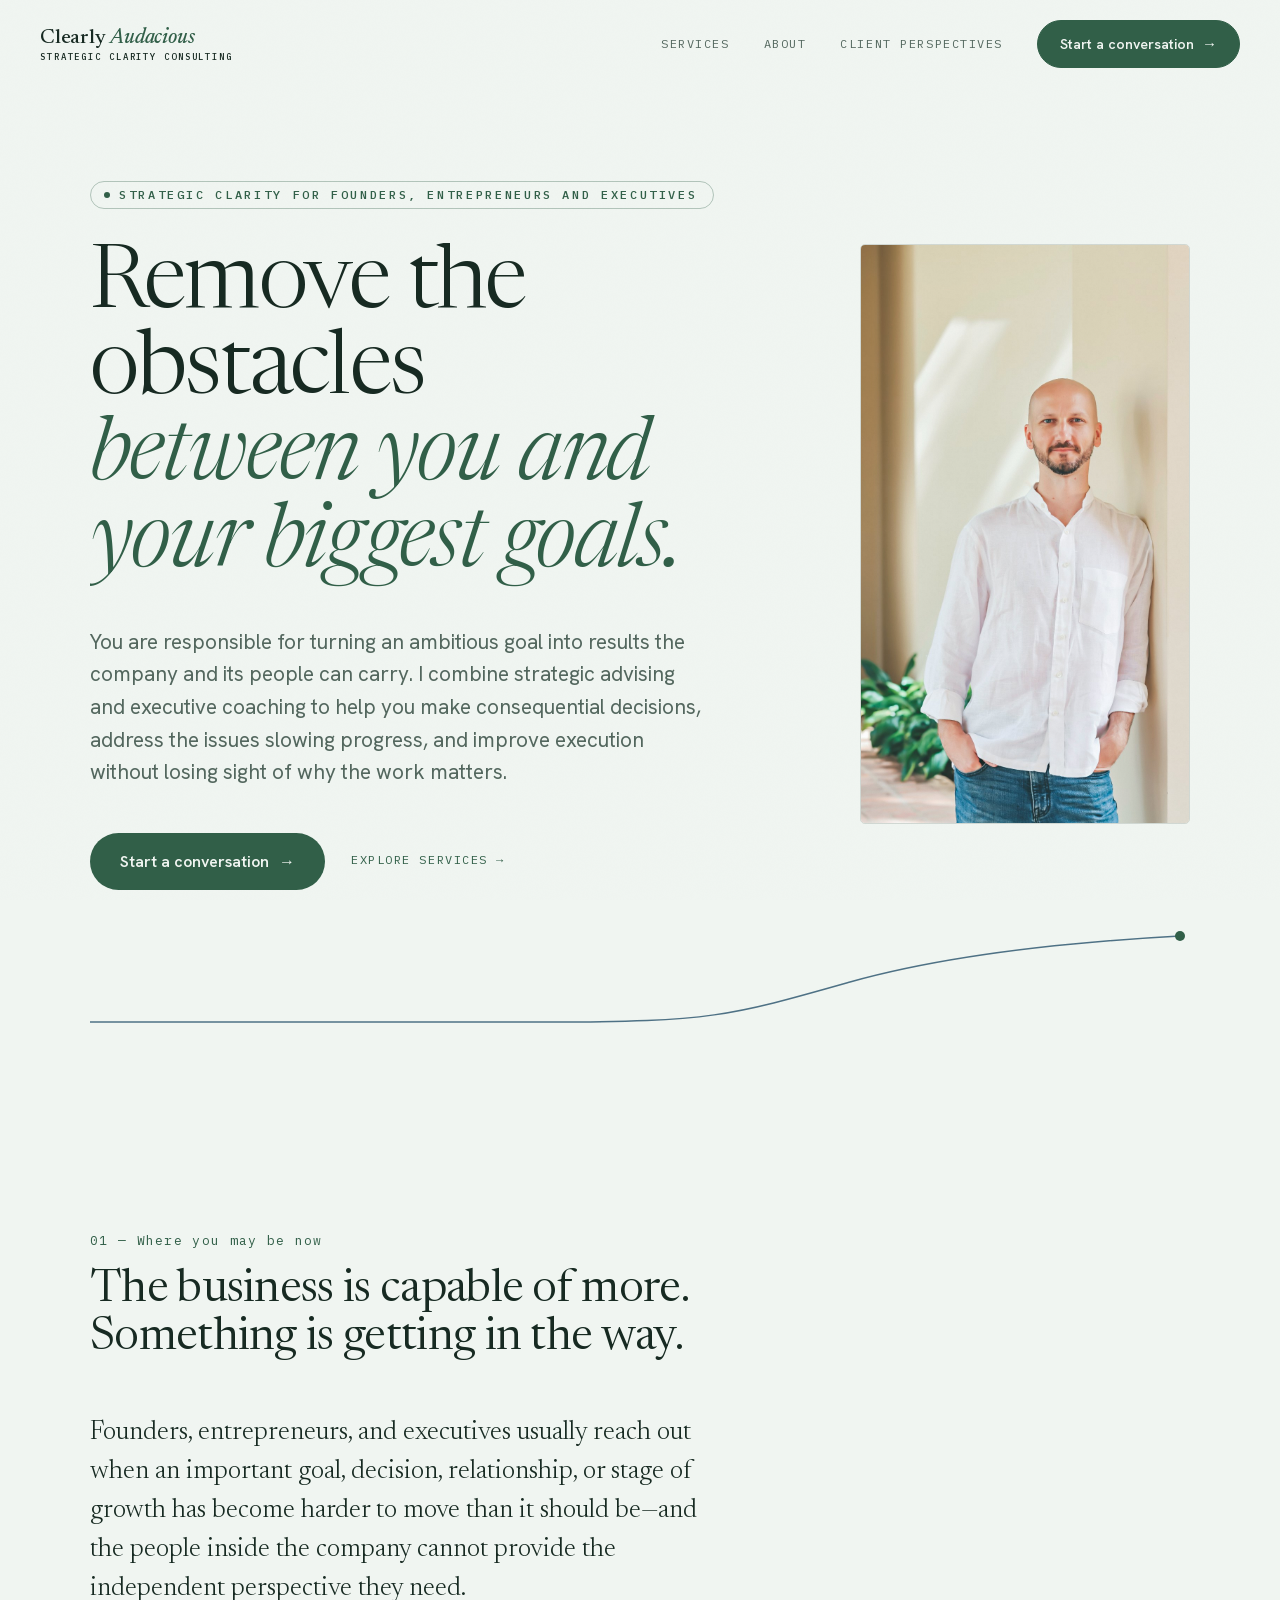
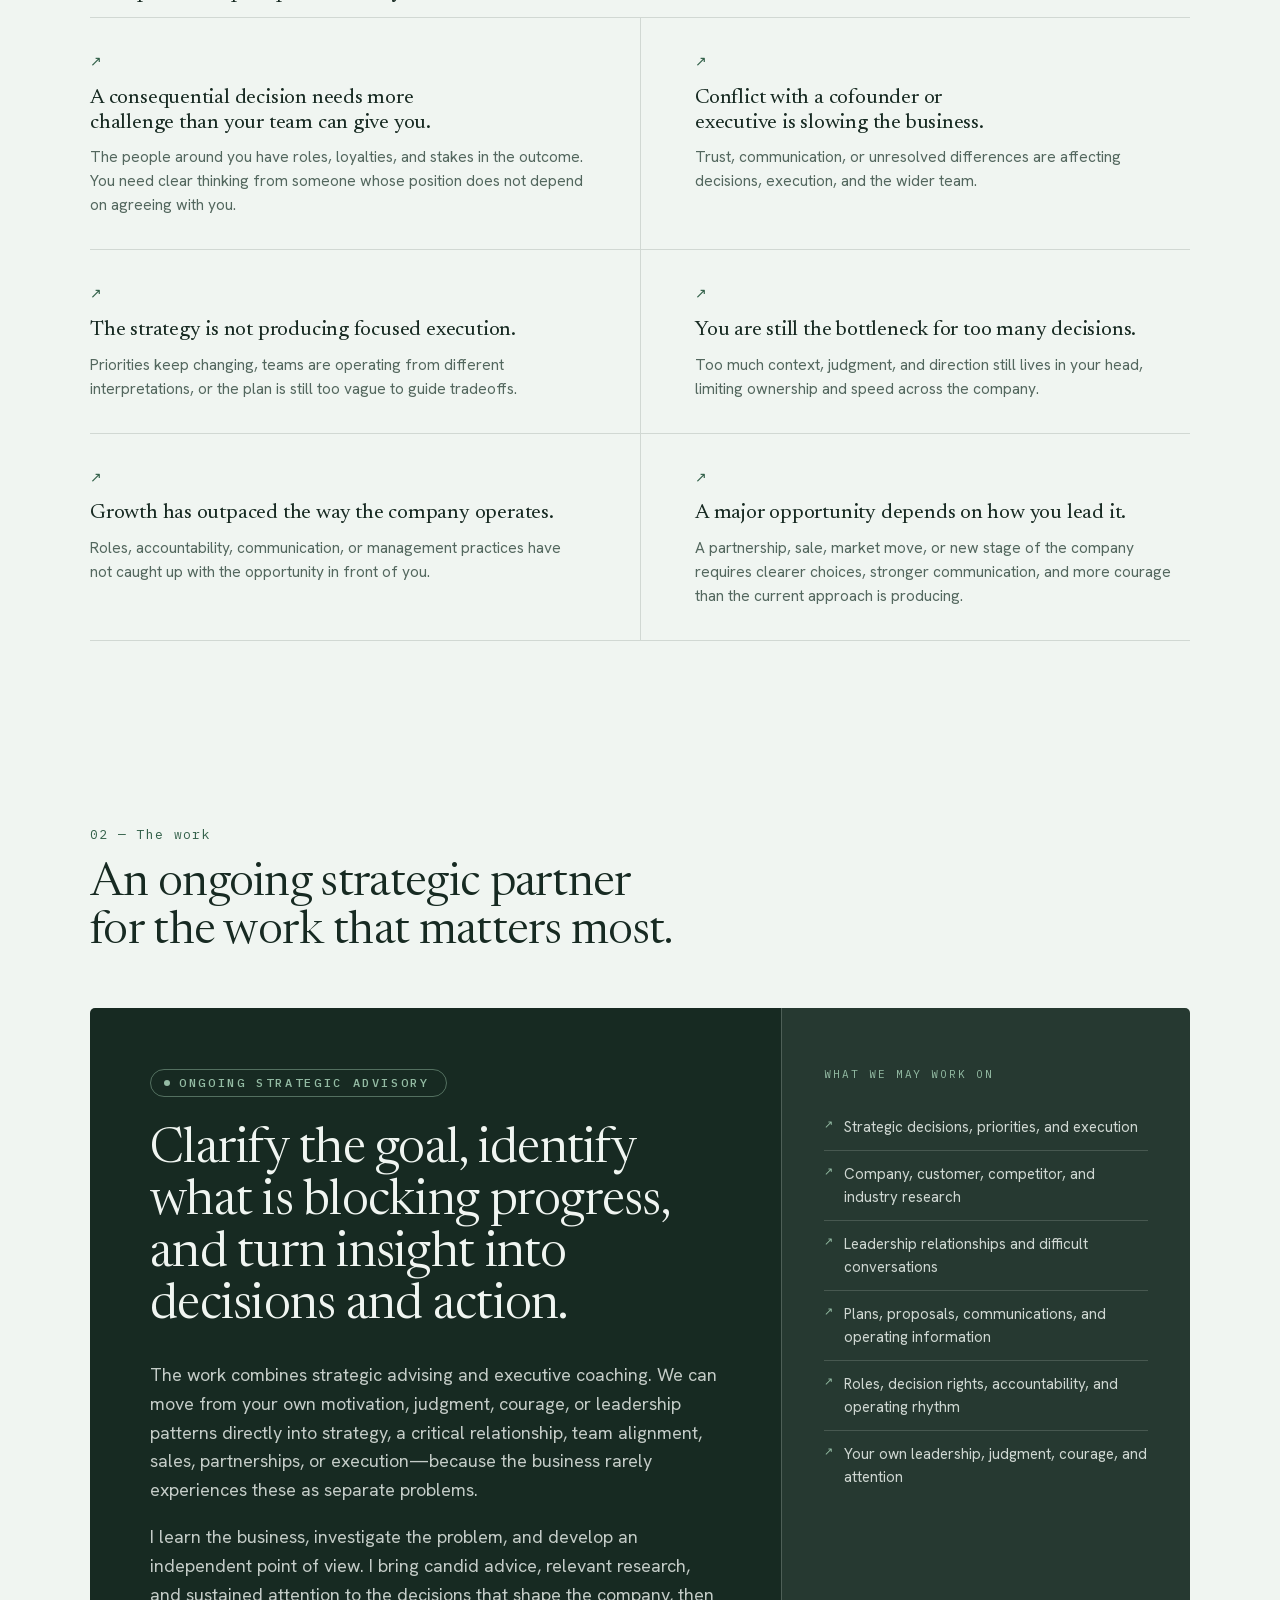
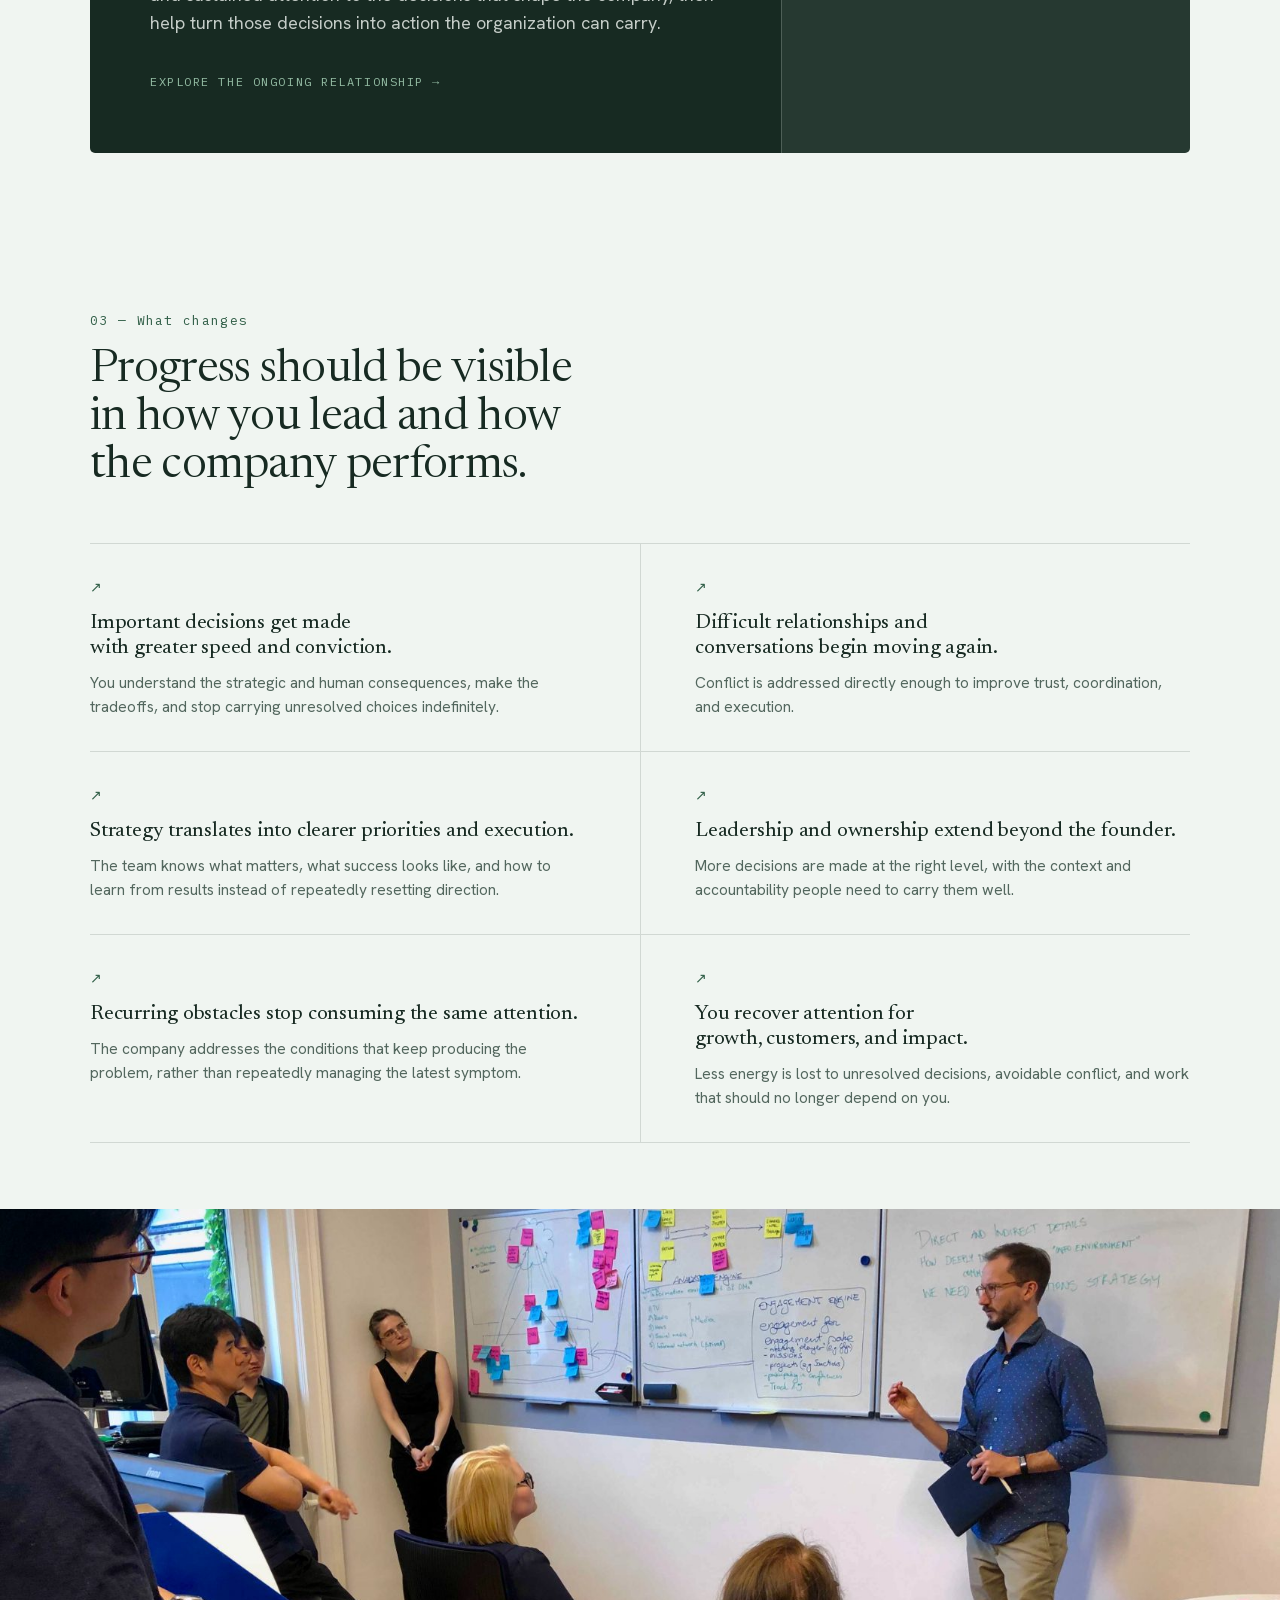
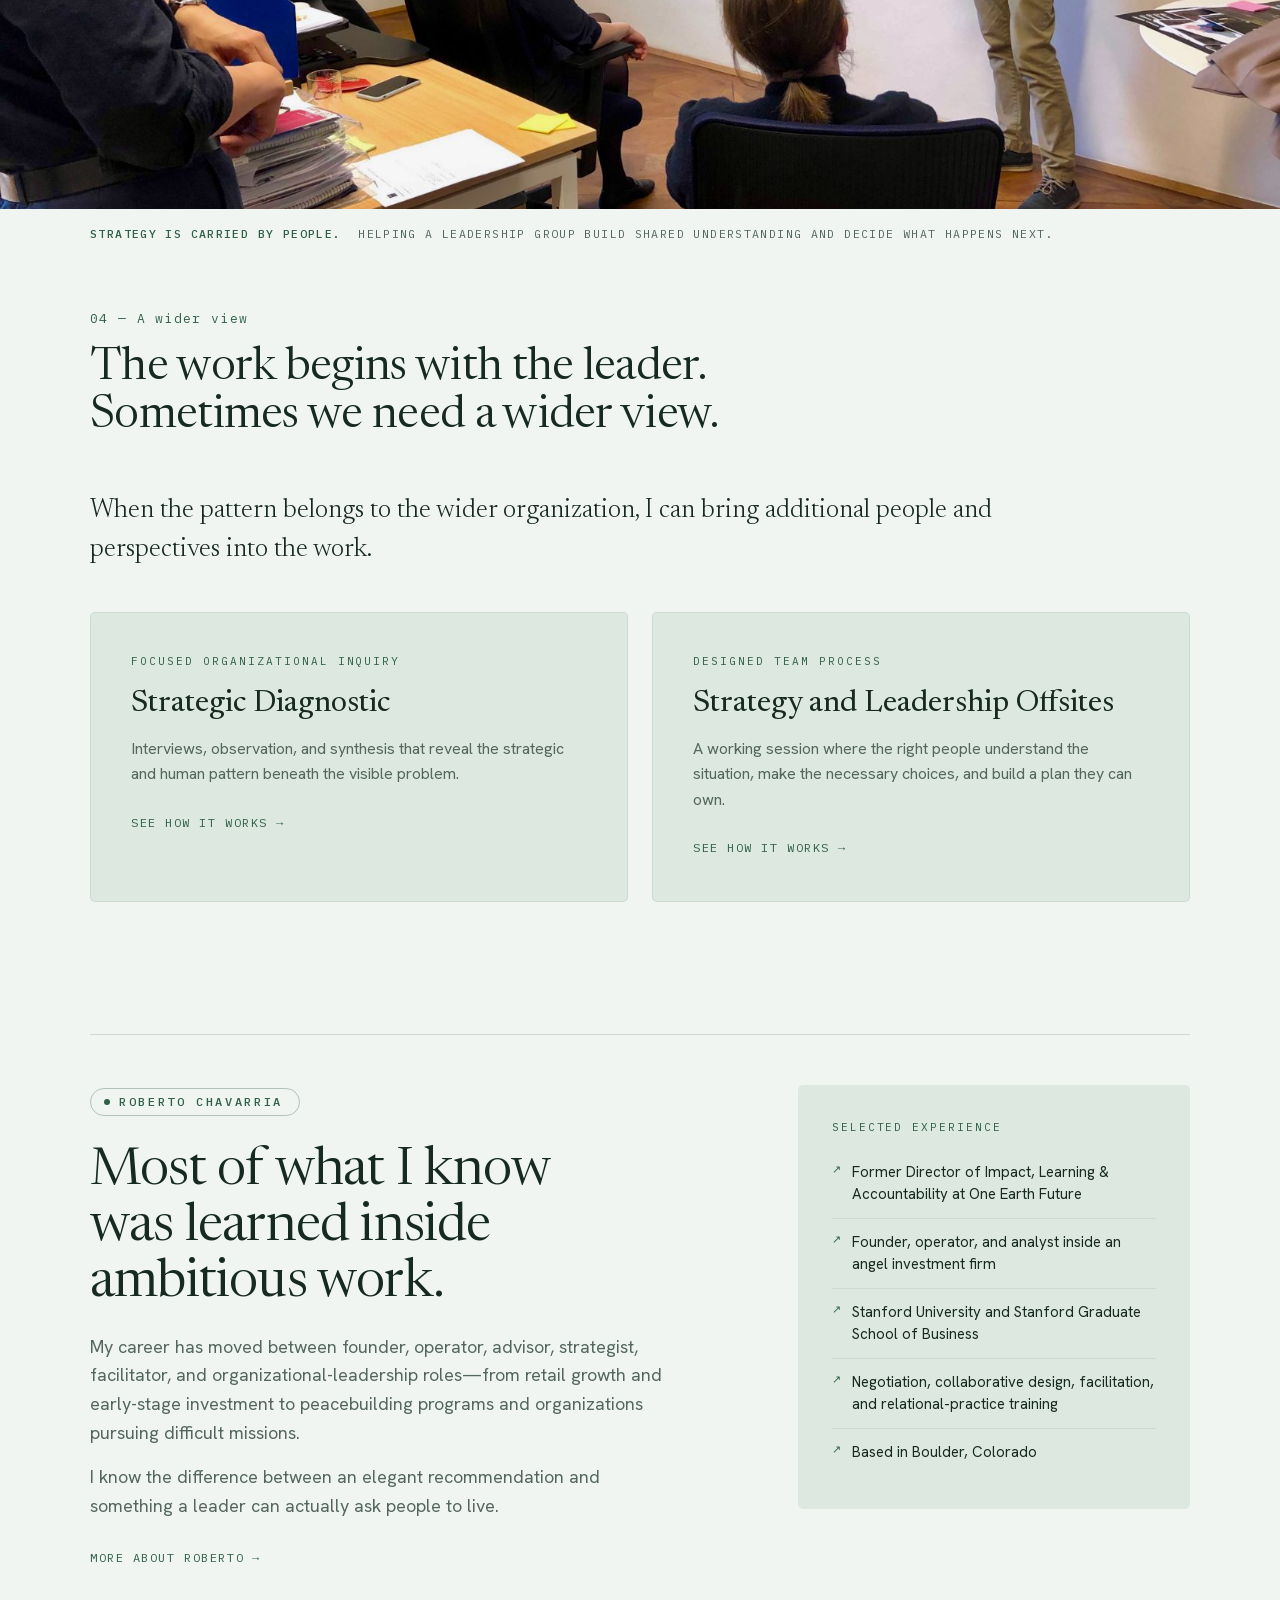
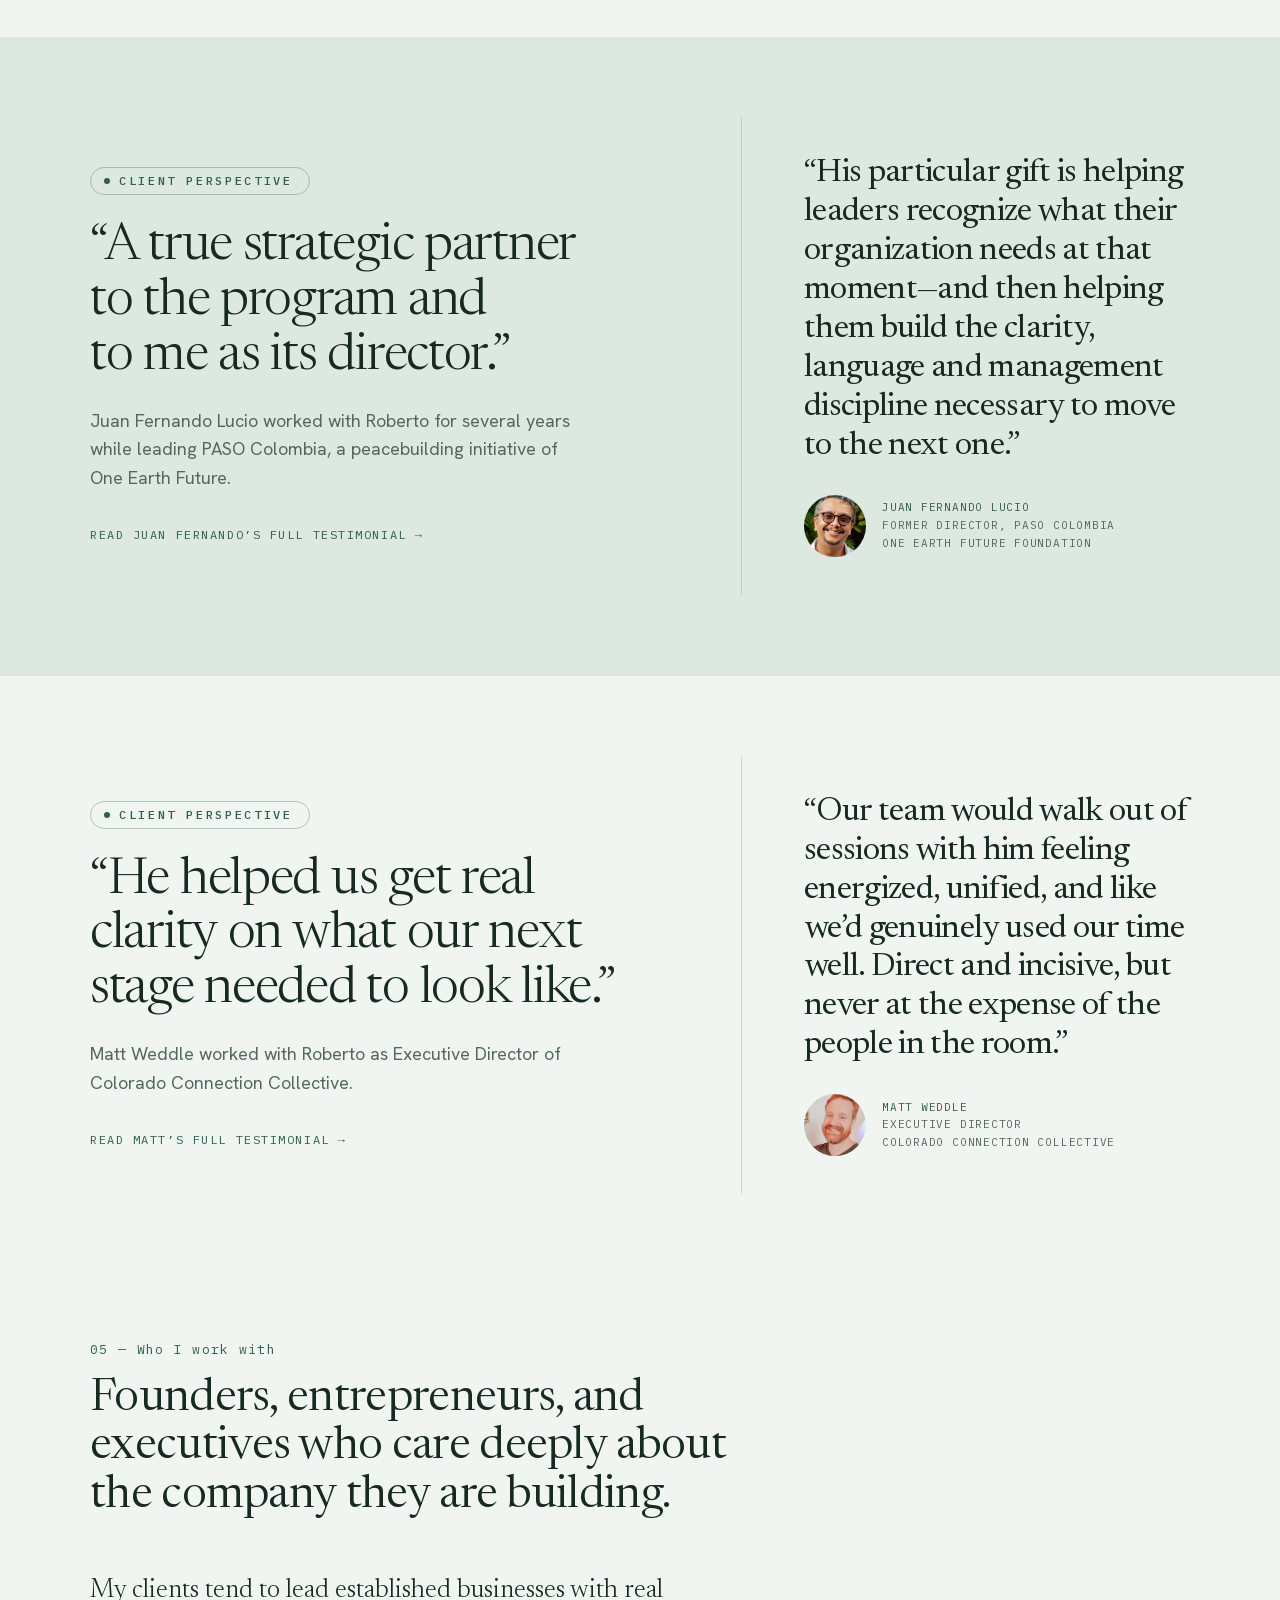
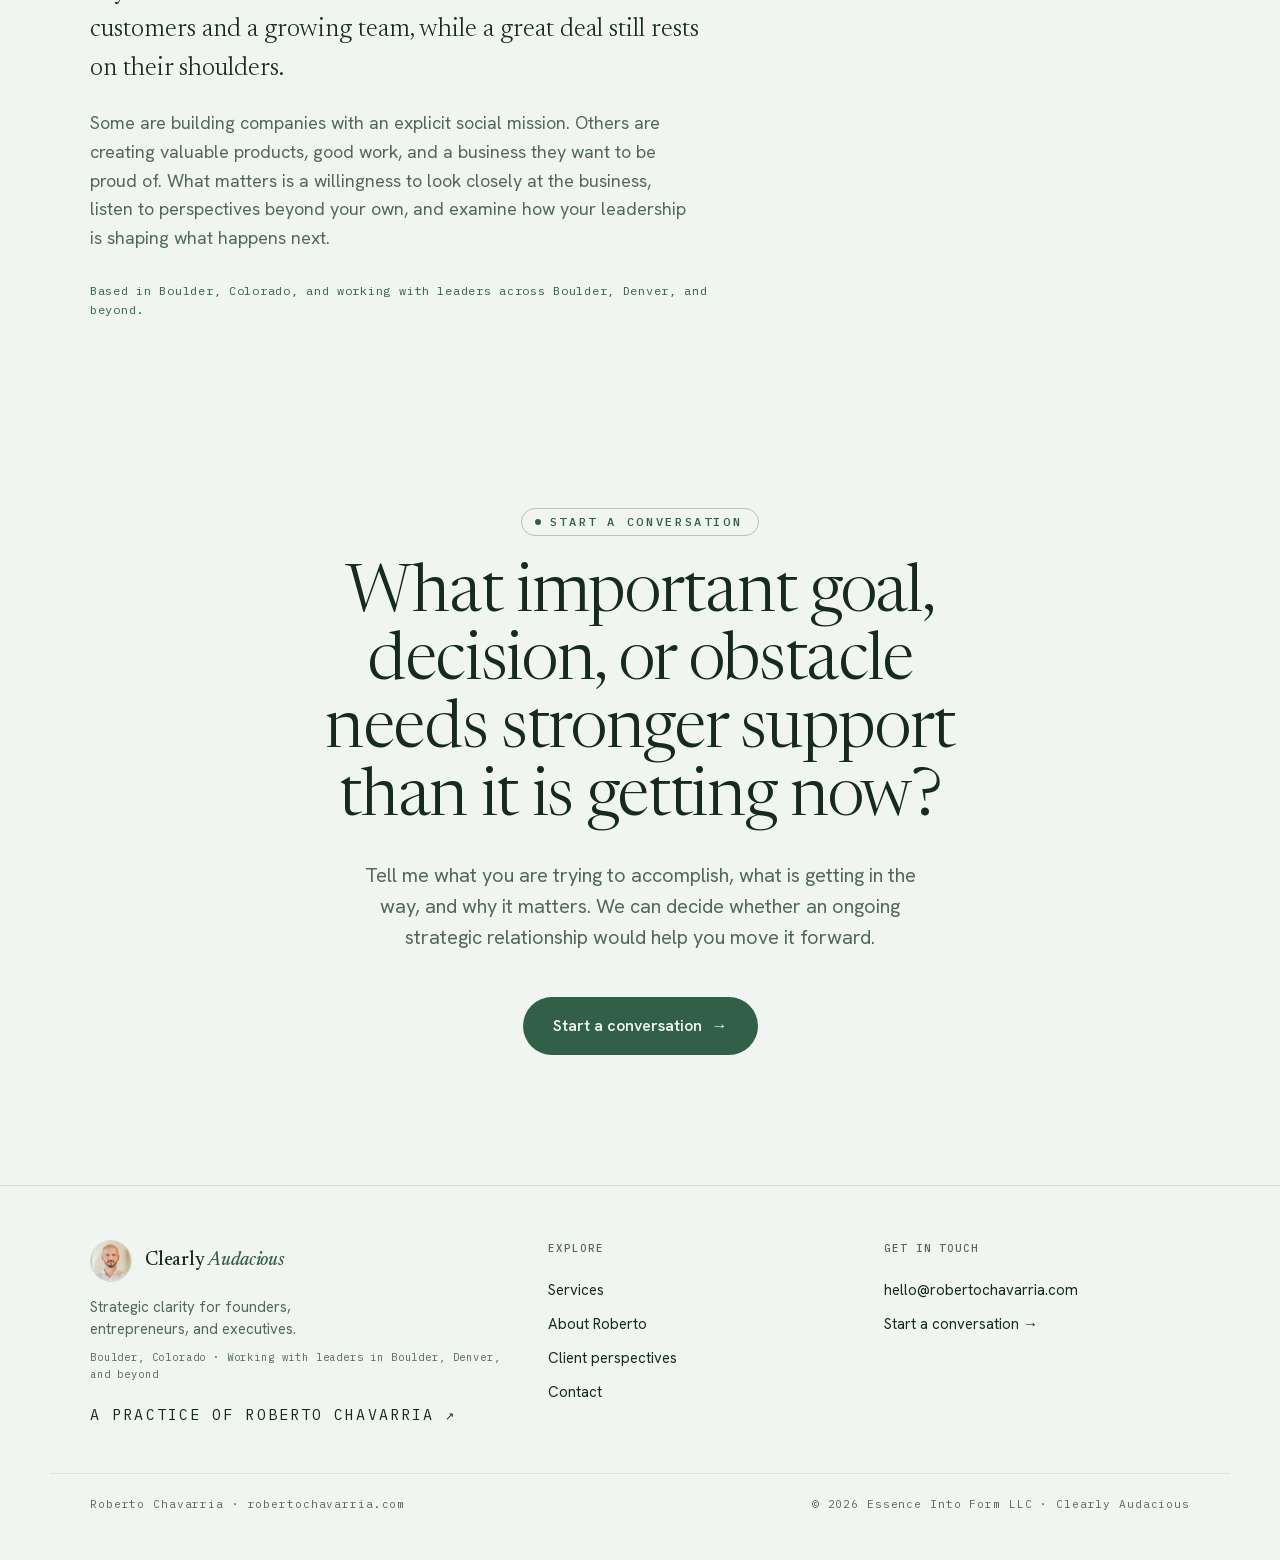
<file: index.html>
<!DOCTYPE html>
<html lang="en">
  <head>
    <meta charset="UTF-8">
    <meta name="viewport" content="width=device-width, initial-scale=1.0">
    <meta name="theme-color" content="#f0f5f1">
    <title>Clearly Audacious — Strategic Clarity Consulting</title>
    <meta
      name="description"
      content="Strategic clarity consulting for ambitious founders, entrepreneurs, and executives ready to remove obstacles, strengthen their leadership, and move important goals forward."
   >
    <link
      rel="canonical"
      href="https://clearlyaudacious.com/"
   >
    <meta property="og:type" content="website">
    <meta
      property="og:title"
      content="Clearly Audacious — Strategic Clarity for Founders, Entrepreneurs, and Executives"
   >
    <meta
      property="og:description"
      content="Strategic advising and executive coaching for founders, entrepreneurs, and executives ready to remove obstacles, strengthen their leadership, and move ambitious work forward."
   >
    <meta
      property="og:url"
      content="https://clearlyaudacious.com/"
   >
    <meta
      property="og:image"
      content="https://clearlyaudacious.com/images/og-image-v2.png"
   >
    <meta property="og:image:width" content="1200">
    <meta property="og:image:height" content="630">
    <meta property="og:image:type" content="image/png">
    <meta property="og:image:alt" content="For the vision that feels a little unreasonable — Audacity needs clarity. Clearly Audacious Strategic Clarity Consulting">
    <meta name="twitter:card" content="summary_large_image">
    <meta name="twitter:image" content="https://clearlyaudacious.com/images/og-image-v2.png">
    <meta name="twitter:image:alt" content="For the vision that feels a little unreasonable — Audacity needs clarity. Clearly Audacious Strategic Clarity Consulting">
    <link rel="icon" href="/assets/favicon.svg" type="image/svg+xml">
    <link rel="preload" href="/fonts/newsreader-normal-latin.woff2" as="font" type="font/woff2" crossorigin>
    <link rel="preload" href="/fonts/newsreader-italic-latin.woff2" as="font" type="font/woff2" crossorigin>
    <link rel="preload" href="/fonts/hanken-grotesk-latin.woff2" as="font" type="font/woff2" crossorigin>
    <link rel="stylesheet" href="/styles.css?v=11">
    <noscript
      ><style>
        .reveal {
          opacity: 1 !important;
          transform: none !important;
        }
        h1 .ln i,
        .hero-kicker,
        .hero-sub,
        .hero-actions,
        .hero-portrait,
        .masthead .eyebrow,
        .masthead h1,
        .masthead .standfirst {
          opacity: 1 !important;
          transform: none !important;
        }
      </style></noscript
    >
  </head>
  <body data-screen-label="Home">
    <nav id="nav">
      <a class="brand" href="/"
        ><span class="brand-name">Clearly <em>Audacious</em></span
        ><span class="brand-sub">Strategic Clarity Consulting</span></a
      ><button
        type="button"
        class="nav-toggle"
        aria-label="Open menu"
        aria-expanded="false"
      >
        <span></span><span></span><span></span>
      </button>
      <div class="nav-links">
        <a href="/work/">Services</a>
        <a href="/about/">About</a>
        <a href="/testimonials/">Client perspectives</a>
        <a href="/contact/" class="nav-cta"
          >Start a conversation <span class="arr">→</span></a
        >
      </div>
    </nav>

    <main>
    <header class="hero" data-screen-label="Hero">
      <div class="wrap">
        <div class="hero-grid">
          <div class="hero-text">
            <div class="hero-kicker eyebrow">
              Strategic clarity for founders, entrepreneurs and executives
            </div>
            <h1>
              <span class="ln"><i>Remove the obstacles</i></span
              ><span class="ln"
                ><i><em>between you and your biggest goals.</em></i></span
              >
            </h1>
            <p class="hero-sub">
              You are responsible for turning an ambitious goal into results the
              company and its people can carry. I combine strategic advising and
              executive coaching to help you make consequential decisions,
              address the issues slowing progress, and improve execution without
              losing sight of why the work matters.
            </p>
            <div class="hero-actions">
              <a href="/contact/" class="btn"
                >Start a conversation <span class="arr">→</span></a
              >
              <a href="/work/" class="textlink"
                >Explore services <span class="arr">→</span></a
              >
            </div>
          </div>
          <figure class="hero-portrait">
            <img src="/images/portrait-web.jpg" alt="Roberto Chavarria">
          </figure>
        </div>
        <svg
          class="risingline"
          viewBox="0 0 1100 120"
          preserveAspectRatio="none"
          aria-hidden="true"
        >
          <path
            d="M0,98 L460,98 C620,98 640,92 760,58 C860,30 980,18 1090,12"
          />
          <circle cx="1090" cy="12" r="5" />
        </svg>
      </div>
    </header>

    <section id="signs" data-screen-label="Where you may be now">
      <div class="wrap">
        <div class="sec-head reveal">
          <span class="num">01 — Where you may be now</span>
          <h2>
            The business is capable of more. Something is getting in the way.
          </h2>
        </div>
        <div class="reveal section-intro">
          <p class="lead">
            Founders, entrepreneurs, and executives usually reach out when an important goal,
            decision, relationship, or stage of growth has become harder to move
            than it should be—and the people inside the company cannot provide
            the independent perspective they need.
          </p>
        </div>
        <div class="problems">
          <div class="problem reveal" data-stagger>
            <span class="mk">↗</span>
            <h3>
              A consequential decision needs more challenge than your team can
              give you.
            </h3>
            <p>
              The people around you have roles, loyalties, and stakes in the
              outcome. You need clear thinking from someone whose position does
              not depend on agreeing with you.
            </p>
          </div>
          <div class="problem reveal" data-stagger>
            <span class="mk">↗</span>
            <h3>
              Conflict with a cofounder or executive is slowing the business.
            </h3>
            <p>
              Trust, communication, or unresolved differences are affecting
              decisions, execution, and the wider team.
            </p>
          </div>
          <div class="problem reveal" data-stagger>
            <span class="mk">↗</span>
            <h3>The strategy is not producing focused execution.</h3>
            <p>
              Priorities keep changing, teams are operating from different
              interpretations, or the plan is still too vague to guide
              tradeoffs.
            </p>
          </div>
          <div class="problem reveal" data-stagger>
            <span class="mk">↗</span>
            <h3>You are still the bottleneck for too many decisions.</h3>
            <p>
              Too much context, judgment, and direction still lives in your
              head, limiting ownership and speed across the company.
            </p>
          </div>
          <div class="problem reveal" data-stagger>
            <span class="mk">↗</span>
            <h3>Growth has outpaced the way the company operates.</h3>
            <p>
              Roles, accountability, communication, or management practices have
              not caught up with the opportunity in front of you.
            </p>
          </div>
          <div class="problem reveal" data-stagger>
            <span class="mk">↗</span>
            <h3>A major opportunity depends on how you lead it.</h3>
            <p>
              A partnership, sale, market move, or new stage of the company
              requires clearer choices, stronger communication, and more courage
              than the current approach is producing.
            </p>
          </div>
        </div>
      </div>
    </section>

    <section id="work" data-screen-label="The work">
      <div class="wrap">
        <div class="sec-head reveal">
          <span class="num">02 — The work</span>
          <h2>An ongoing strategic partner for the work that matters most.</h2>
        </div>
        <div class="feature-panel reveal">
          <div class="feature-copy">
            <span class="eyebrow eyebrow--light"
              >Ongoing strategic advisory</span
            >
            <h3>
              Clarify the goal, identify what is blocking progress, and turn
              insight into decisions and action.
            </h3>
            <p>
              The work combines strategic advising and executive coaching. We
              can move from your own motivation, judgment, courage, or
              leadership patterns directly into strategy, a critical
              relationship, team alignment, sales, partnerships, or
              execution—because the business rarely experiences these as
              separate problems.
            </p>
            <p>
              I learn the business, investigate the problem, and develop an
              independent point of view. I bring candid advice, relevant research,
              and sustained attention to the decisions that shape the company,
              then help turn those decisions into action the organization can
              carry.
            </p>
            <a href="/work/" class="textlink textlink--light"
              >Explore the ongoing relationship <span class="arr">→</span></a
            >
          </div>
          <div class="feature-aside">
            <span class="lab">What we may work on</span>
            <ul class="plain-list">
              <li>Strategic decisions, priorities, and execution</li>
              <li>Company, customer, competitor, and industry research</li>
              <li>Leadership relationships and difficult conversations</li>
              <li>Plans, proposals, communications, and operating information</li>
              <li>Roles, decision rights, accountability, and operating rhythm</li>
              <li>Your own leadership, judgment, courage, and attention</li>
            </ul>
          </div>
        </div>
      </div>
    </section>

    <section id="outcomes" class="tight" data-screen-label="What changes">
      <div class="wrap">
        <div class="sec-head reveal">
          <span class="num">03 — What changes</span>
          <h2>
            Progress should be visible in how you lead and how the company
            performs.
          </h2>
        </div>
        <div class="outcomes">
          <div class="outcome reveal" data-stagger>
            <span class="mk">↗</span>
            <h3>
              Important decisions get made with greater speed and conviction.
            </h3>
            <p>
              You understand the strategic and human consequences, make the
              tradeoffs, and stop carrying unresolved choices indefinitely.
            </p>
          </div>
          <div class="outcome reveal" data-stagger>
            <span class="mk">↗</span>
            <h3>
              Difficult relationships and conversations begin moving again.
            </h3>
            <p>
              Conflict is addressed directly enough to improve trust,
              coordination, and execution.
            </p>
          </div>
          <div class="outcome reveal" data-stagger>
            <span class="mk">↗</span>
            <h3>Strategy translates into clearer priorities and execution.</h3>
            <p>
              The team knows what matters, what success looks like, and how to
              learn from results instead of repeatedly resetting direction.
            </p>
          </div>
          <div class="outcome reveal" data-stagger>
            <span class="mk">↗</span>
            <h3>Leadership and ownership extend beyond the founder.</h3>
            <p>
              More decisions are made at the right level, with the context and
              accountability people need to carry them well.
            </p>
          </div>
          <div class="outcome reveal" data-stagger>
            <span class="mk">↗</span>
            <h3>Recurring obstacles stop consuming the same attention.</h3>
            <p>
              The company addresses the conditions that keep producing the
              problem, rather than repeatedly managing the latest symptom.
            </p>
          </div>
          <div class="outcome reveal" data-stagger>
            <span class="mk">↗</span>
            <h3>You recover attention for growth, customers, and impact.</h3>
            <p>
              Less energy is lost to unresolved decisions, avoidable conflict,
              and work that should no longer depend on you.
            </p>
          </div>
        </div>
      </div>
    </section>

    <figure class="photoband reveal">
      <img
        src="/images/facilitating-1-web.jpg"
        alt="Roberto Chavarria facilitating a strategy session with a leadership team"
        class="photo-focus-facilitating"
     >
      <figcaption class="cap">
        <b>Strategy is carried by people.</b> &nbsp;Helping a leadership group
        build shared understanding and decide what happens next.
      </figcaption>
    </figure>

    <section
      id="wider-work"
      class="tight"
      data-screen-label="Bringing the company into the work"
    >
      <div class="wrap">
        <div class="sec-head reveal">
          <span class="num">04 — A wider view</span>
          <h2>
            The work begins with the leader. Sometimes we need a wider view.
          </h2>
        </div>
        <p class="lead reveal section-intro">
          When the pattern belongs to the wider organization, I can bring
          additional people and perspectives into the work.
        </p>
        <div class="capabilities">
          <a class="capability reveal" data-stagger href="/work/#diagnostic"
            ><span class="lab">Focused organizational inquiry</span>
            <h3>Strategic Diagnostic</h3>
            <p>
              Interviews, observation, and synthesis that reveal the strategic
              and human pattern beneath the visible problem.
            </p>
            <span class="textlink"
              >See how it works <span class="arr">→</span></span
            ></a
          >
          <a class="capability reveal" data-stagger href="/work/#offsites"
            ><span class="lab">Designed team process</span>
            <h3>Strategy and Leadership Offsites</h3>
            <p>
              A working session where the right people understand the situation,
              make the necessary choices, and build a plan they can own.
            </p>
            <span class="textlink"
              >See how it works <span class="arr">→</span></span
            ></a
          >
        </div>
      </div>
    </section>

    <section id="roberto" class="tight" data-screen-label="About Roberto">
      <div class="wrap">
        <div class="roberto-teaser reveal">
          <div>
            <span class="eyebrow">Roberto Chavarria</span>
            <h2>Most of what I know was learned inside ambitious work.</h2>
            <p>
              My career has moved between founder, operator, advisor,
              strategist, facilitator, and organizational-leadership roles—from
              retail growth and early-stage investment to peacebuilding programs
              and organizations pursuing difficult missions.
            </p>
            <p>
              I know the difference between an elegant recommendation and
              something a leader can actually ask people to live.
            </p>
            <a href="/about/" class="textlink"
              >More about Roberto <span class="arr">→</span></a
            >
          </div>
          <aside class="proof-list">
            <span class="lab">Selected experience</span>
            <ul class="plain-list">
              <li>
                Former Director of Impact, Learning &amp; Accountability at One
                Earth Future
              </li>
              <li>
                Founder, operator, and analyst inside an angel investment firm
              </li>
              <li>Stanford University and Stanford Graduate School of Business</li>
              <li>
                Negotiation, collaborative design, facilitation, and
                relational-practice training
              </li>
              <li>Based in Boulder, Colorado</li>
            </ul>
          </aside>
        </div>
      </div>
    </section>

    <section id="client-perspective" class="client-perspective" data-screen-label="Client perspective">
      <div class="wrap">
        <div class="client-perspective__grid reveal">
          <div>
            <span class="eyebrow">Client perspective</span>
            <h2>“A true strategic partner to the program and to me as its director.”</h2>
            <p>
              Juan Fernando Lucio worked with Roberto for several years while
              leading PASO Colombia, a peacebuilding initiative of One Earth Future.
            </p>
            <a href="/testimonials/" class="textlink">Read Juan Fernando’s full testimonial <span class="arr">→</span></a>
          </div>
          <aside>
            <p class="client-perspective__quote">“His particular gift is helping leaders recognize what their organization needs at that moment—and then helping them build the clarity, language and management discipline necessary to move to the next one.”</p>
            <div class="client-perspective__person">
              <img src="/images/juan-fernando-lucio-headshot.jpg?v=2" alt="Juan Fernando Lucio" width="1800" height="1800">
              <p class="client-perspective__cite">Juan Fernando Lucio<br><span>Former Director, PASO Colombia<br>One Earth Future Foundation</span></p>
            </div>
          </aside>
        </div>
      </div>
    </section>

    <section class="client-perspective client-perspective--alternate" data-screen-label="Client perspective from Matt Weddle">
      <div class="wrap">
        <div class="client-perspective__grid reveal">
          <div>
            <span class="eyebrow">Client perspective</span>
            <h2>“He helped us get real clarity on what our next stage needed to look like.”</h2>
            <p>
              Matt Weddle worked with Roberto as Executive Director of Colorado
              Connection Collective.
            </p>
            <a href="/testimonials/#matt-weddle" class="textlink">Read Matt’s full testimonial <span class="arr">→</span></a>
          </div>
          <aside>
            <p class="client-perspective__quote">“Our team would walk out of sessions with him feeling energized, unified, and like we’d genuinely used our time well. Direct and incisive, but never at the expense of the people in the room.”</p>
            <div class="client-perspective__person">
              <img src="/images/mat-weddle-headshot.jpg" alt="Matt Weddle" width="925" height="725">
              <p class="client-perspective__cite">Matt Weddle<br><span>Executive Director<br>Colorado Connection Collective</span></p>
            </div>
          </aside>
        </div>
      </div>
    </section>

    <section id="fit" class="tight" data-screen-label="Who I work with">
      <div class="wrap">
        <div class="sec-head reveal">
          <span class="num">05 — Who I work with</span>
          <h2>
            Founders, entrepreneurs, and executives who care deeply about the company they are
            building.
          </h2>
        </div>
        <div class="reveal section-intro">
          <p class="lead">
            My clients tend to lead established businesses with real customers
            and a growing team, while a great deal still rests on their
            shoulders.
          </p>
          <p class="body">
            Some are building companies with an explicit social mission. Others
            are creating valuable products, good work, and a business they want
            to be proud of. What matters is a willingness to look closely at the
            business, listen to perspectives beyond your own, and examine how
            your leadership is shaping what happens next.
          </p>
          <p class="local-note">
            Based in Boulder, Colorado, and working with leaders across Boulder,
            Denver, and beyond.
          </p>
        </div>
      </div>
    </section>

    <section class="page-cta" data-screen-label="Start a conversation">
      <div class="wrap reveal">
        <span class="eyebrow">Start a conversation</span>
        <h2>
          What important goal, decision, or obstacle needs stronger support than
          it is getting now?
        </h2>
        <p>
          Tell me what you are trying to accomplish, what is getting in the way,
          and why it matters. We can decide whether an ongoing strategic
          relationship would help you move it forward.
        </p>
        <div class="hero-actions">
          <a href="/contact/" class="btn"
            >Start a conversation <span class="arr">→</span></a
          >
        </div>
      </div>
    </section>

    </main>
    <footer>
      <div class="wrap">
        <div class="foot">
          <div class="foot-col foot-brandcol">
            <div class="foot-id">
              <img src="/images/roberto-round.png" alt="Roberto Chavarria">
              <div class="brand">
                <span class="brand-name">Clearly <em>Audacious</em></span>
              </div>
            </div>
            <p class="foot-tagline">
              Strategic clarity for founders, entrepreneurs, and executives.
            </p>
            <p class="foot-location">
              Boulder, Colorado · Working with leaders in Boulder, Denver, and
              beyond
            </p>
            <a
              class="foot-practice"
              href="https://robertochavarria.com"
              target="_blank"
              rel="noopener"
              >A practice of Roberto Chavarria <span class="arr">↗</span></a
            >
          </div>
          <div class="foot-col">
            <h2>Explore</h2>
            <a href="/work/">Services</a><a href="/about/">About Roberto</a><a href="/testimonials/">Client perspectives</a
            ><a href="/contact/">Contact</a>
          </div>
          <div class="foot-col">
            <h2>Get in touch</h2>
            <a href="mailto:hello@robertochavarria.com"
              >hello@robertochavarria.com</a
            ><a href="/contact/">Start a conversation →</a>
          </div>
        </div>
      </div>
      <div class="foot-base">
        <div>Roberto Chavarria · robertochavarria.com</div>
        <div>© 2026 Essence Into Form LLC · Clearly Audacious</div>
      </div>
    </footer>
    <script src="/site.js?v=2"></script>
  </body>
</html>
</file>
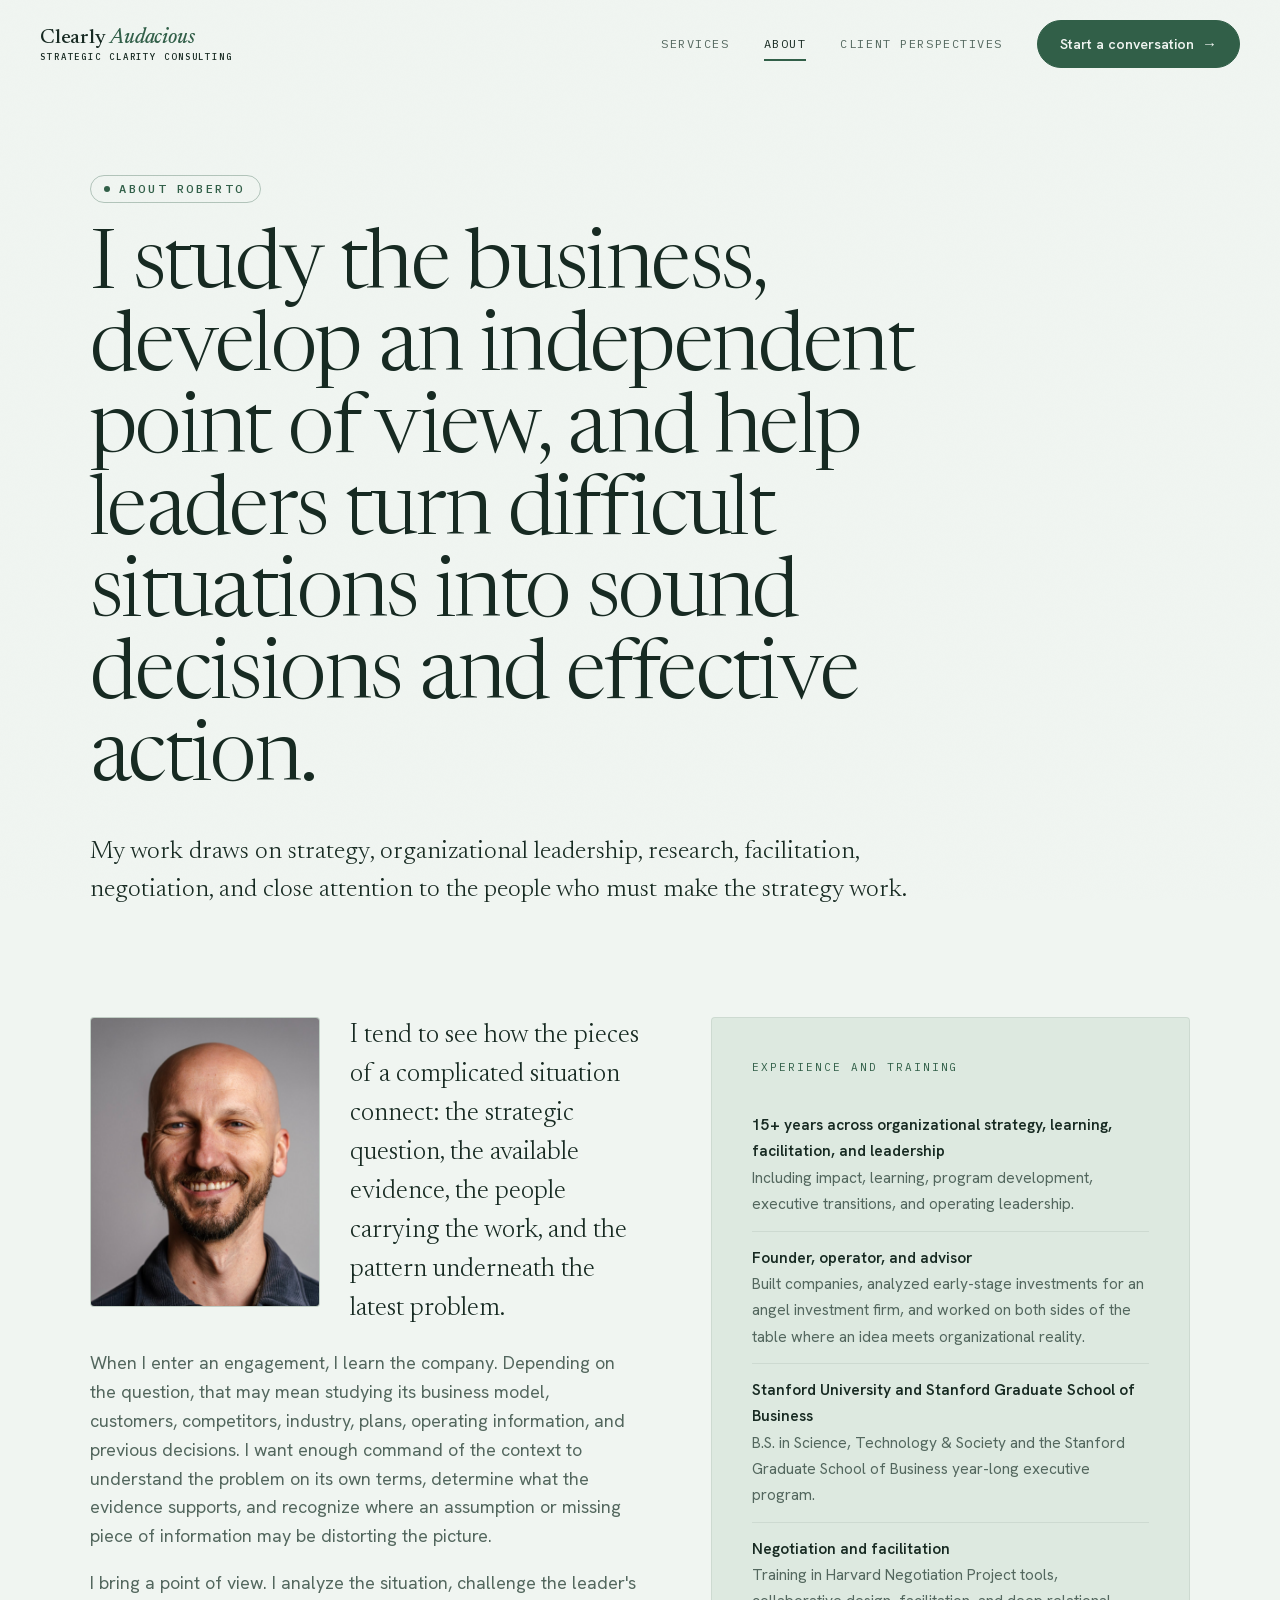
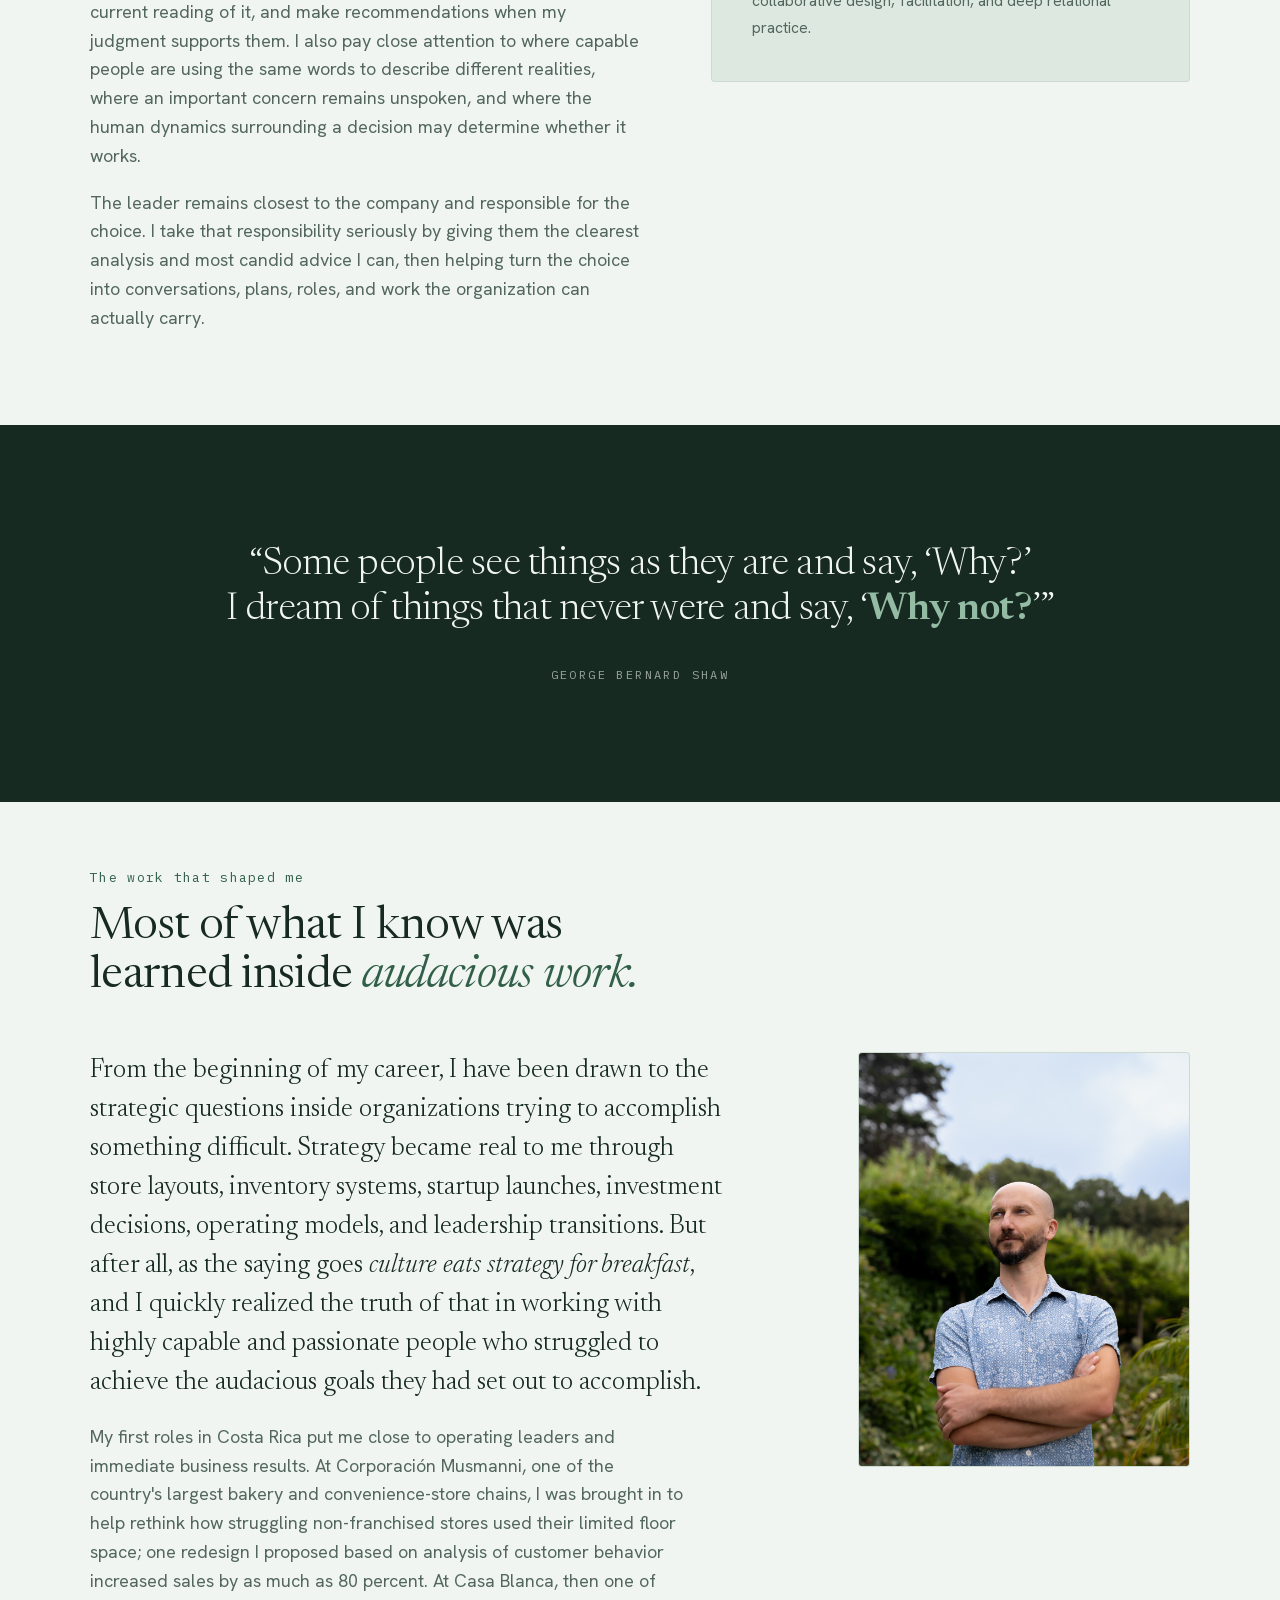
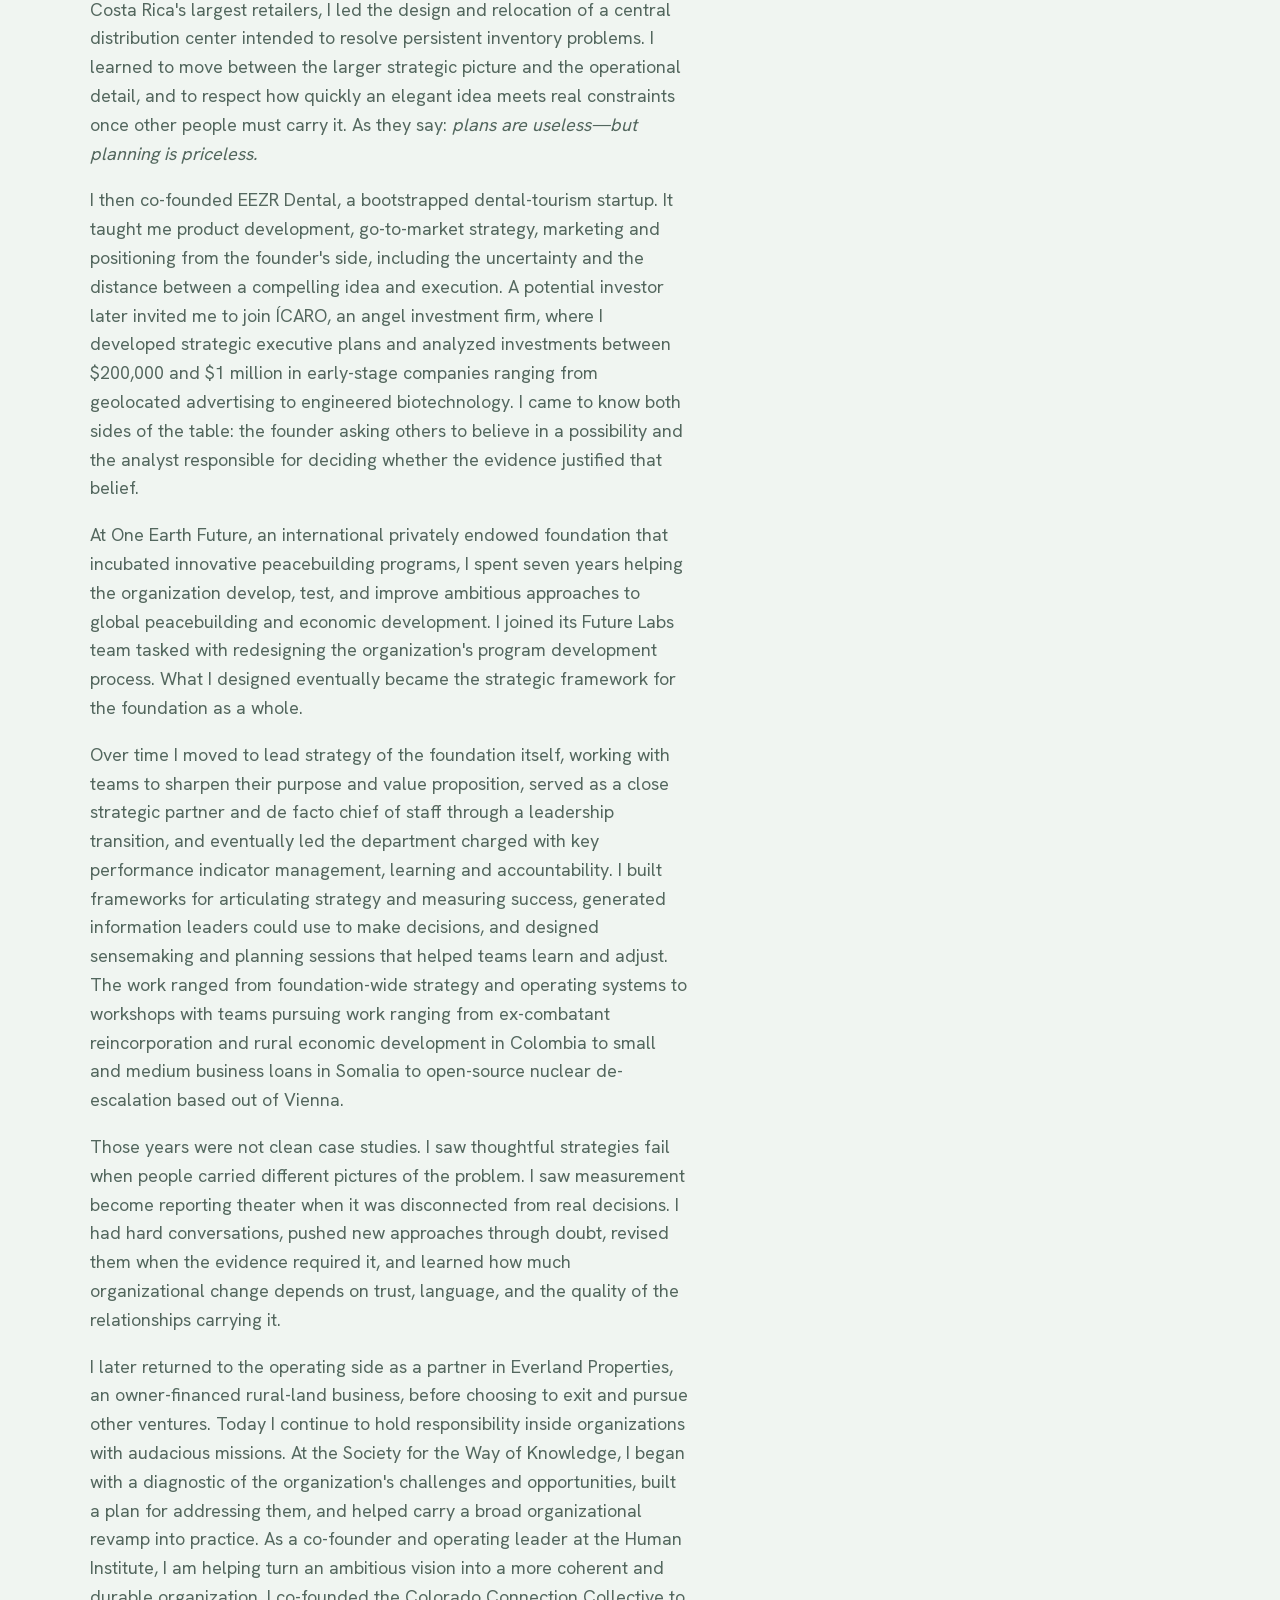
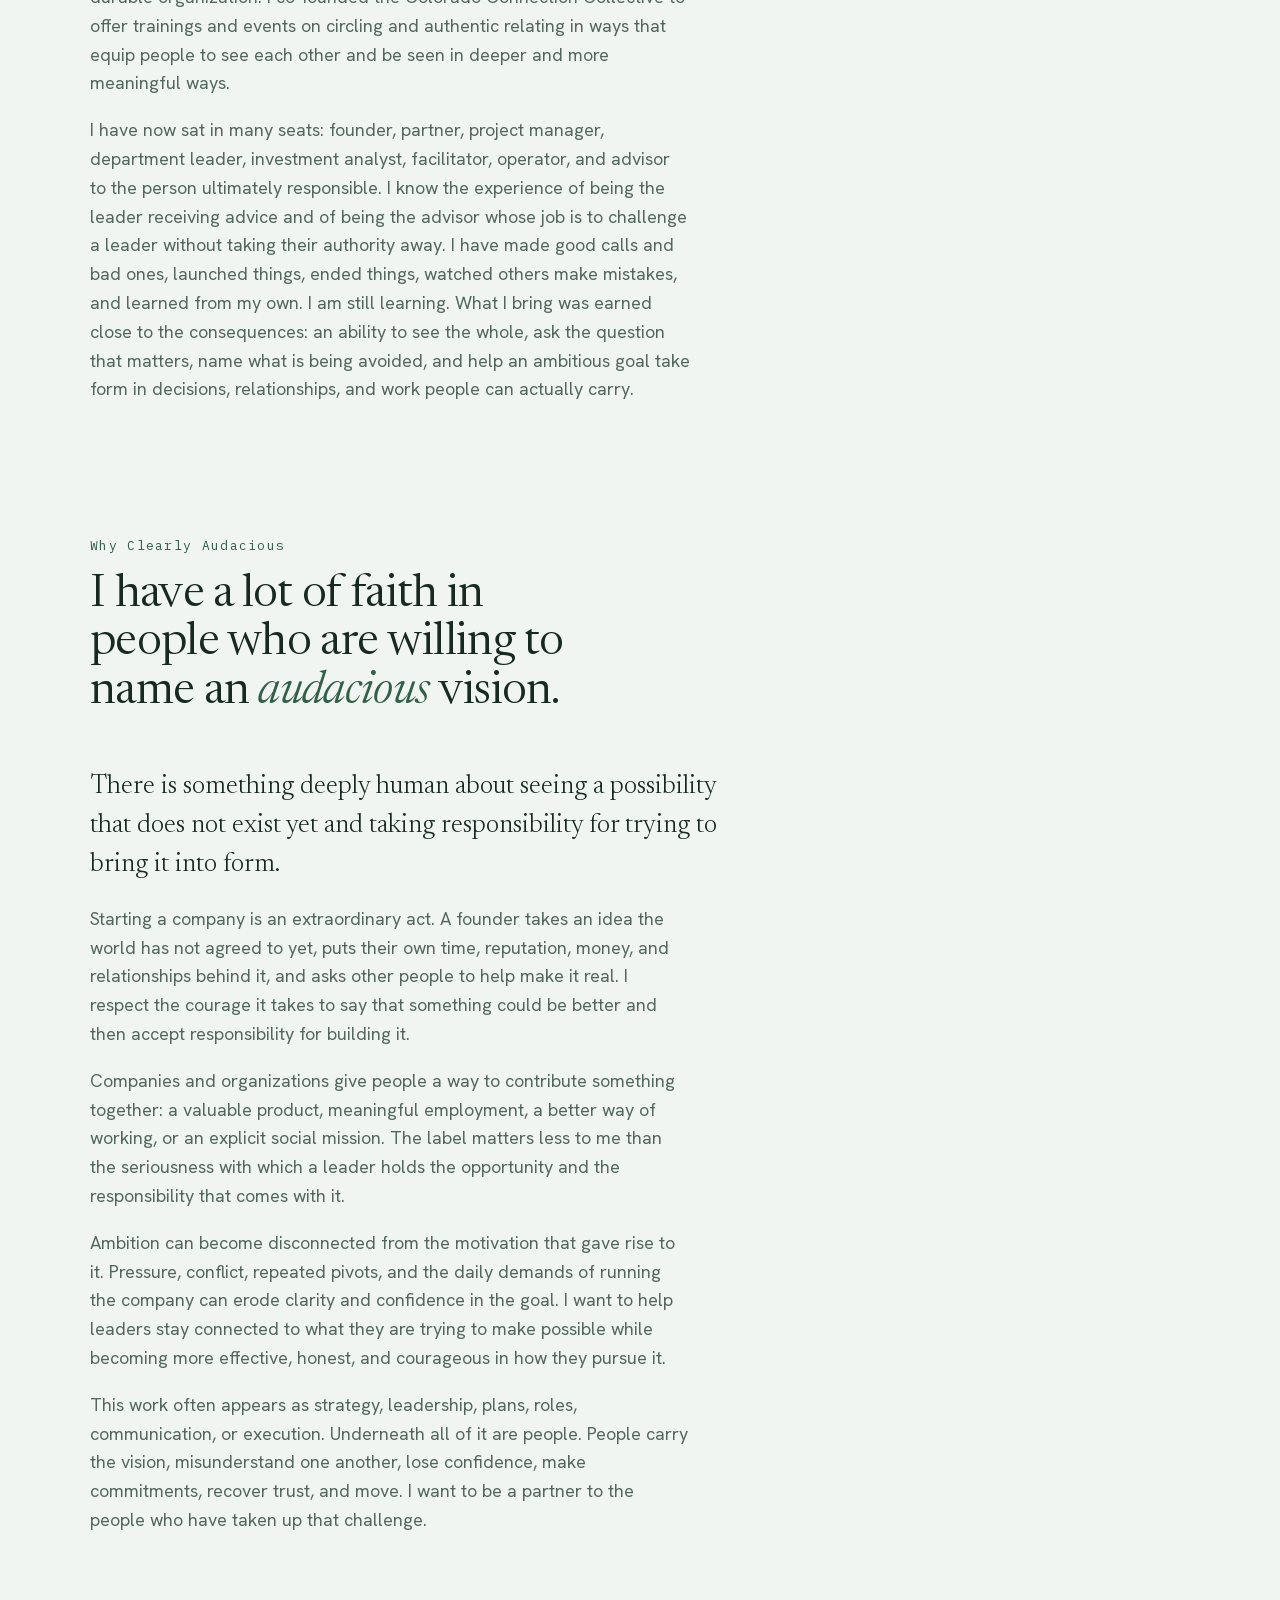
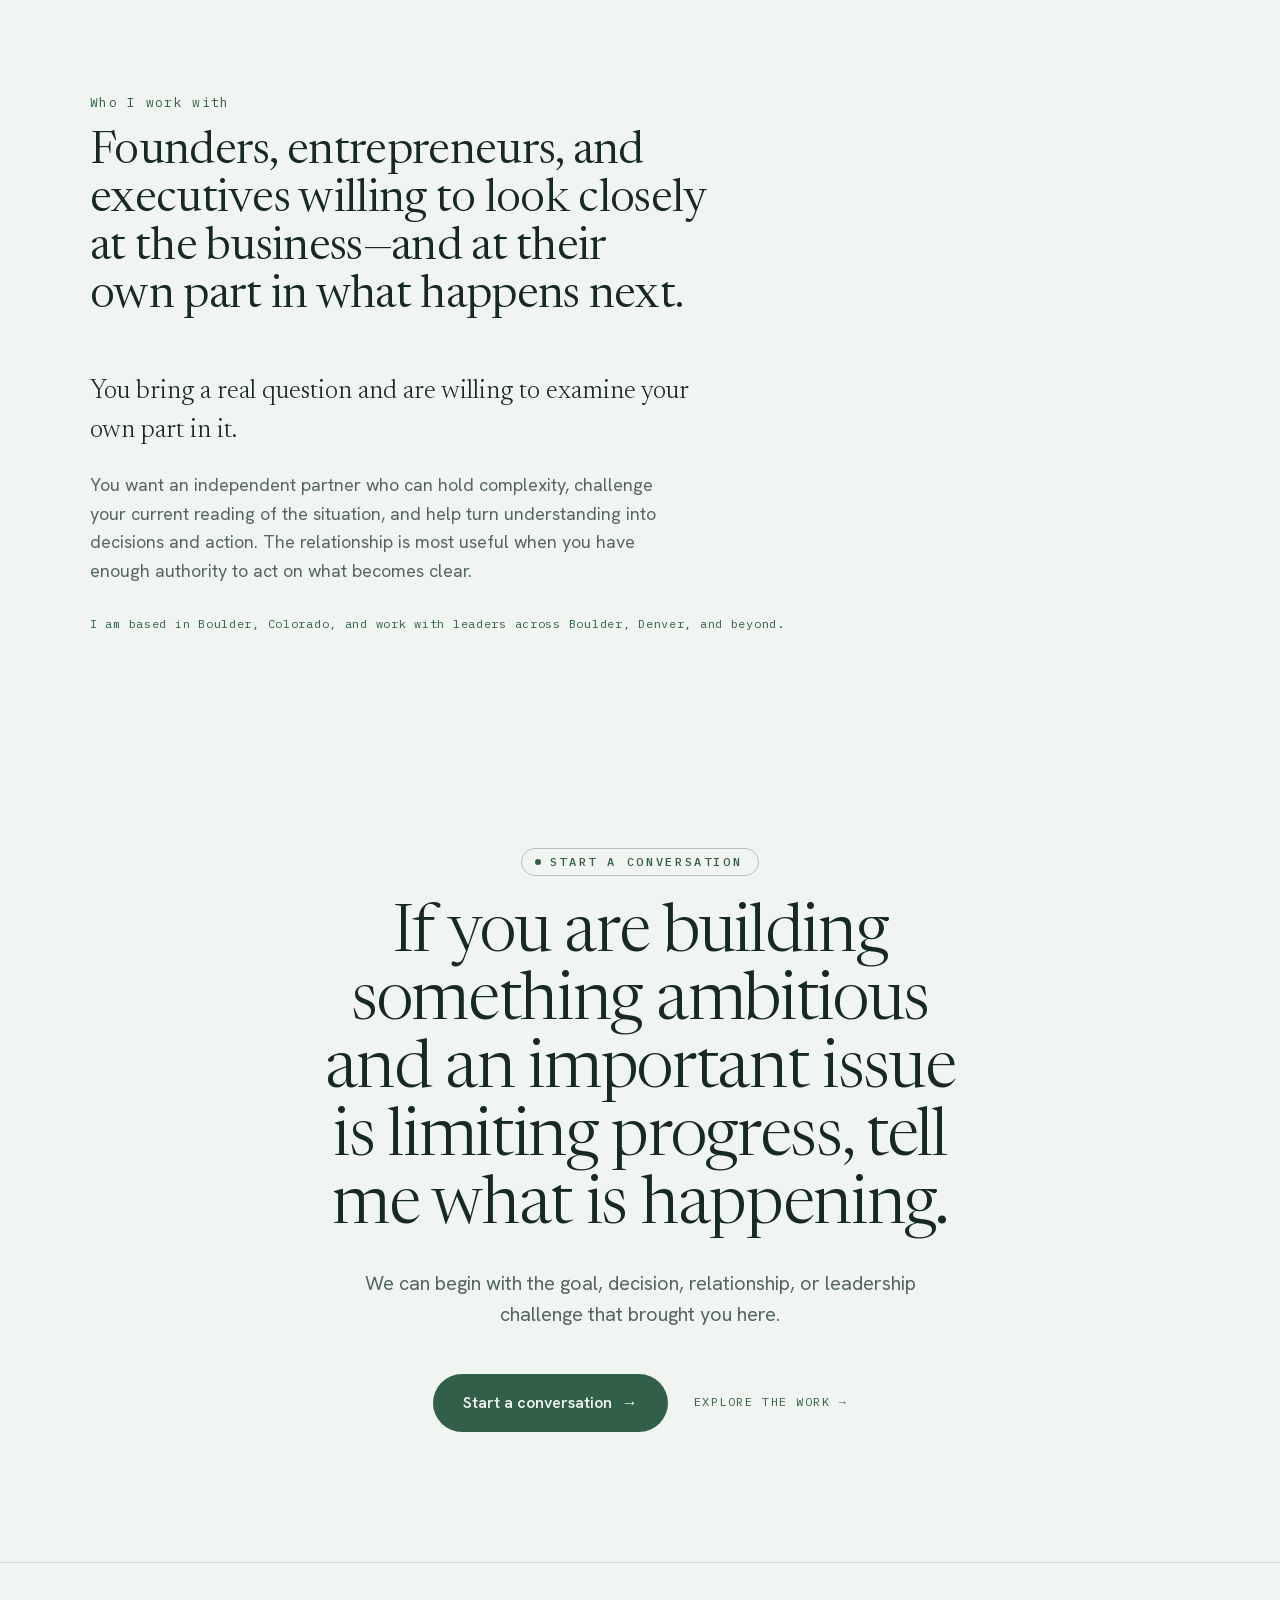
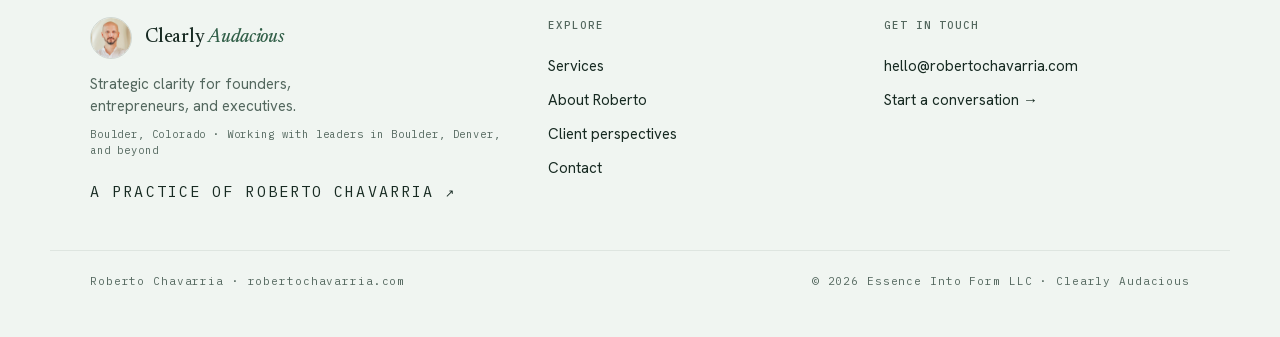
<file: about/index.html>
<!DOCTYPE html>
<html lang="en">
  <head>
    <meta charset="UTF-8">
    <meta name="viewport" content="width=device-width, initial-scale=1.0">
    <meta name="theme-color" content="#f0f5f1">
    <title>About Roberto Chavarria — Clearly Audacious</title>
    <meta
      name="description"
      content="Roberto Chavarria is a strategic-clarity advisor in Boulder, Colorado, working with founders, entrepreneurs, and executives on consequential decisions, leadership relationships, communication breakdowns, and organizational change."
   >
    <link
      rel="canonical"
      href="https://clearlyaudacious.com/about/"
   >
    <meta property="og:type" content="website">
    <meta
      property="og:title"
      content="About Roberto Chavarria — Clearly Audacious"
   >
    <meta
      property="og:description"
      content="A way of seeing across the whole business, and an ear for where people stop understanding one another."
   >
    <meta
      property="og:url"
      content="https://clearlyaudacious.com/about/"
   >
    <meta
      property="og:image"
      content="https://clearlyaudacious.com/images/og-image-v2.png"
   >
    <meta property="og:image:width" content="1200">
    <meta property="og:image:height" content="630">
    <meta property="og:image:type" content="image/png">
    <meta property="og:image:alt" content="For the vision that feels a little unreasonable — Audacity needs clarity. Clearly Audacious Strategic Clarity Consulting">
    <meta name="twitter:card" content="summary_large_image">
    <meta name="twitter:image" content="https://clearlyaudacious.com/images/og-image-v2.png">
    <meta name="twitter:image:alt" content="For the vision that feels a little unreasonable — Audacity needs clarity. Clearly Audacious Strategic Clarity Consulting">
    <link rel="icon" href="/assets/favicon.svg" type="image/svg+xml">
    <link rel="preload" href="/fonts/newsreader-normal-latin.woff2" as="font" type="font/woff2" crossorigin>
    <link rel="preload" href="/fonts/newsreader-italic-latin.woff2" as="font" type="font/woff2" crossorigin>
    <link rel="preload" href="/fonts/hanken-grotesk-latin.woff2" as="font" type="font/woff2" crossorigin>
    <link rel="stylesheet" href="/styles.css?v=11">
    <noscript
      ><style>
        .reveal {
          opacity: 1 !important;
          transform: none !important;
        }
        .masthead .eyebrow,
        .masthead h1,
        .masthead .standfirst {
          opacity: 1 !important;
          transform: none !important;
        }
      </style></noscript
    >
  </head>
  <body data-screen-label="About">
    <nav id="nav">
      <a class="brand" href="/"
        ><span class="brand-name">Clearly <em>Audacious</em></span
        ><span class="brand-sub">Strategic Clarity Consulting</span></a
      ><button
        type="button"
        class="nav-toggle"
        aria-label="Open menu"
        aria-expanded="false"
      >
        <span></span><span></span><span></span>
      </button>
      <div class="nav-links">
        <a href="/work/">Services</a><a href="/about/">About</a><a href="/testimonials/">Client perspectives</a
        ><a href="/contact/" class="nav-cta"
          >Start a conversation <span class="arr">→</span></a
        >
      </div>
    </nav>

    <main>
    <header class="masthead" data-screen-label="Masthead">
      <div class="wrap">
        <span class="eyebrow">About Roberto</span>
        <h1>
          I study the business, develop an independent point of view, and help
          leaders turn difficult situations into sound decisions and effective
          action.
        </h1>
        <p class="standfirst">
          My work draws on strategy, organizational leadership, research,
          facilitation, negotiation, and close attention to the people who must
          make the strategy work.
        </p>
      </div>
    </header>

    <section id="bring" data-screen-label="What I bring">
      <div class="wrap">
        <div class="bring">
          <div class="reveal">
            <div class="bring-intro">
              <div class="portrait">
                <img src="/images/headshot-web.jpg" alt="Roberto Chavarria">
              </div>
              <p class="lead">
                I tend to see how the pieces of a complicated situation connect:
                the strategic question, the available evidence, the people
                carrying the work, and the pattern underneath the latest problem.
              </p>
            </div>
            <p class="body">
              When I enter an engagement, I learn the company. Depending on the
              question, that may mean studying its business model, customers,
              competitors, industry, plans, operating information, and previous
              decisions. I want enough command of the context to understand the
              problem on its own terms, determine what the evidence supports, and
              recognize where an assumption or missing piece of information may
              be distorting the picture.
            </p>
            <p class="body">
              I bring a point of view. I analyze the situation, challenge the
              leader's current reading of it, and make recommendations when my
              judgment supports them. I also pay close attention to where capable
              people are using the same words to describe different realities,
              where an important concern remains unspoken, and where the human
              dynamics surrounding a decision may determine whether it works.
            </p>
            <p class="body">
              The leader remains closest to the company and responsible for the
              choice. I take that responsibility seriously by giving them the
              clearest analysis and most candid advice I can, then helping turn
              the choice into conversations, plans, roles, and work the
              organization can actually carry.
            </p>
          </div>
          <aside class="ballast reveal">
            <span class="tag">Experience and training</span>
            <ul>
              <li>
                <b
                  >15+ years across organizational strategy, learning,
                  facilitation, and leadership</b
                >Including impact, learning, program development, executive
                transitions, and operating leadership.
              </li>
              <li>
                <b>Founder, operator, and advisor</b>Built companies, analyzed
                early-stage investments for an angel investment firm, and worked
                on both sides of the table where an idea meets organizational
                reality.
              </li>
              <li>
                <b>Stanford University and Stanford Graduate School of Business</b>B.S. in Science,
                Technology &amp; Society and the Stanford Graduate School of
                Business year-long executive program.
              </li>
              <li>
                <b>Negotiation and facilitation</b>Training in Harvard
                Negotiation Project tools, collaborative design, facilitation,
                and deep relational practice.
              </li>
            </ul>
          </aside>
        </div>
      </div>
    </section>

    <div class="quote" data-screen-label="Pull quote">
      <div class="wrap">
        <blockquote>
          <span class="quote__line"
            >“Some people see things as they are and say, ‘Why?’</span
          ><span class="quote__line"
            >I dream of things that never were and say, ‘<strong
              >Why not?</strong
            >’”</span
          >
        </blockquote>
        <cite>George Bernard Shaw</cite>
      </div>
    </div>

    <section
      id="story"
      class="tight"
      data-screen-label="The work that shaped me"
    >
      <div class="wrap">
        <div class="sec-head reveal">
          <span class="num">The work that shaped me</span>
          <h2>
            Most of what I know was learned inside <em>audacious work.</em>
          </h2>
        </div>
        <div class="story-layout">
          <figure class="story-portrait reveal">
            <img
              src="/images/roberto-work-shaped-me.jpg"
              alt="Roberto Chavarria standing outdoors"
            >
          </figure>
          <div class="reveal section-intro">
          <p class="lead">
            From the beginning of my career, I have been drawn to the strategic
            questions inside organizations trying to accomplish something
            difficult. Strategy became real to me through store layouts,
            inventory systems, startup launches, investment decisions, operating
            models, and leadership transitions. But after all, as the saying goes
            <em>culture eats strategy for breakfast</em>, and I quickly realized
            the truth of that in working with highly capable and passionate people
            who struggled to achieve the audacious goals they had set out to
            accomplish.
          </p>
          <p class="body">
            My first roles in Costa Rica put me close to operating leaders and
            immediate business results. At Corporación Musmanni, one of the
            country's largest bakery and convenience-store chains, I was brought
            in to help rethink how struggling non-franchised stores used their
            limited floor space; one redesign I proposed based on analysis of
            customer behavior increased sales by as much as 80 percent. At Casa
            Blanca, then one of Costa Rica's largest retailers, I led the design
            and relocation of a central distribution center intended to resolve
            persistent inventory problems. I learned to move between the larger
            strategic picture and the operational detail, and to respect how
            quickly an elegant idea meets real constraints once other people must
            carry it. As they say: <em>plans are useless—but planning is
            priceless.</em>
          </p>
          <p class="body">
            I then co-founded EEZR Dental, a bootstrapped dental-tourism startup.
            It taught me product development, go-to-market strategy, marketing
            and positioning from the founder's side, including the uncertainty
            and the distance between a compelling idea and execution. A potential
            investor later invited me to join ÍCARO, an angel investment firm,
            where I developed strategic executive plans and analyzed investments
            between $200,000 and $1 million in early-stage companies ranging from
            geolocated advertising to engineered biotechnology. I came to know
            both sides of the table: the founder asking others to believe in a
            possibility and the analyst responsible for deciding whether the
            evidence justified that belief.
          </p>
          <p class="body">
            At One Earth Future, an international privately endowed foundation
            that incubated innovative peacebuilding programs, I spent seven years
            helping the organization develop, test, and improve ambitious
            approaches to global peacebuilding and economic development. I joined
            its Future Labs team tasked with redesigning the organization's
            program development process. What I designed eventually became the
            strategic framework for the foundation as a whole.
          </p>
          <p class="body">
            Over time I moved to lead strategy of the foundation itself, working
            with teams to sharpen their purpose and value proposition, served as
            a close strategic partner and de facto chief of staff through a
            leadership transition, and eventually led the department charged with
            key performance indicator management, learning and accountability. I
            built frameworks for articulating strategy and measuring success,
            generated information leaders could use to make decisions, and
            designed sensemaking and planning sessions that helped teams learn and
            adjust. The work ranged from foundation-wide strategy and operating
            systems to workshops with teams pursuing work ranging from
            ex-combatant reincorporation and rural economic development in
            Colombia to small and medium business loans in Somalia to open-source
            nuclear de-escalation based out of Vienna.
          </p>
          <p class="body">
            Those years were not clean case studies. I saw thoughtful strategies
            fail when people carried different pictures of the problem. I saw
            measurement become reporting theater when it was disconnected from
            real decisions. I had hard conversations, pushed new approaches
            through doubt, revised them when the evidence required it, and
            learned how much organizational change depends on trust, language,
            and the quality of the relationships carrying it.
          </p>
          <p class="body">
            I later returned to the operating side as a partner in Everland
            Properties, an owner-financed rural-land business, before choosing to
            exit and pursue other ventures. Today I continue to hold responsibility
            inside organizations with audacious missions. At the Society for the
            Way of Knowledge, I began with a diagnostic of the organization's
            challenges and opportunities, built a plan for addressing them, and
            helped carry a broad organizational revamp into practice. As a
            co-founder and operating leader at the Human Institute, I am helping
            turn an ambitious vision into a more coherent and durable
            organization. I co-founded the Colorado Connection Collective to
            offer trainings and events on circling and authentic relating in ways
            that equip people to see each other and be seen in deeper and more
            meaningful ways.
          </p>
          <p class="body">
            I have now sat in many seats: founder, partner, project manager,
            department leader, investment analyst, facilitator, operator, and
            advisor to the person ultimately responsible. I know the experience
            of being the leader receiving advice and of being the advisor whose
            job is to challenge a leader without taking their authority away. I
            have made good calls and bad ones, launched things, ended things,
            watched others make mistakes, and learned from my own. I am still
            learning. What I bring was earned close to the consequences: an
            ability to see the whole, ask the question that matters, name what
            is being avoided, and help an ambitious goal take form in decisions,
            relationships, and work people can actually carry.
          </p>
          </div>
        </div>
      </div>
    </section>

    <section id="why" class="tight" data-screen-label="Why Clearly Audacious">
      <div class="wrap">
        <div class="sec-head reveal">
          <span class="num">Why Clearly Audacious</span>
          <h2>
            I have a lot of faith in people who are willing to name an
            <em>audacious</em> vision.
          </h2>
        </div>
        <div class="reveal section-intro">
          <p class="lead">
            There is something deeply human about seeing a possibility that does
            not exist yet and taking responsibility for trying to bring it into
            form.
          </p>
          <p class="body">
            Starting a company is an extraordinary act. A founder takes an idea
            the world has not agreed to yet, puts their own time, reputation,
            money, and relationships behind it, and asks other people to help
            make it real. I respect the courage it takes to say that something
            could be better and then accept responsibility for building it.
          </p>
          <p class="body">
            Companies and organizations give people a way to contribute
            something together: a valuable product, meaningful employment, a
            better way of working, or an explicit social mission. The label
            matters less to me than the seriousness with which a leader holds
            the opportunity and the responsibility that comes with it.
          </p>
          <p class="body">
            Ambition can become disconnected from the motivation that gave rise
            to it. Pressure, conflict, repeated pivots, and the daily demands of
            running the company can erode clarity and confidence in the goal. I
            want to help leaders stay connected to what they are trying to make
            possible while becoming more effective, honest, and courageous in
            how they pursue it.
          </p>
          <p class="body">
            This work often appears as strategy, leadership, plans, roles,
            communication, or execution. Underneath all of it are people. People
            carry the vision, misunderstand one another, lose confidence, make
            commitments, recover trust, and move. I want to be a partner to the
            people who have taken up that challenge.
          </p>
        </div>
      </div>
    </section>

    <section id="fit" data-screen-label="Who it is for">
      <div class="wrap">
        <div class="sec-head reveal">
          <span class="num">Who I work with</span>
          <h2>
            Founders, entrepreneurs, and executives willing to look closely at the business—and
            at their own part in what happens next.
          </h2>
        </div>
        <div class="reveal section-intro">
          <p class="lead">
            You bring a real question and are willing to examine your own part
            in it.
          </p>
          <p class="body">
            You want an independent partner who can hold complexity, challenge
            your current reading of the situation, and help turn understanding
            into decisions and action. The relationship is most useful when you
            have enough authority to act on what becomes clear.
          </p>
        </div>
        <p class="local-note reveal">
          I am based in Boulder, Colorado, and work with leaders across Boulder,
          Denver, and beyond.
        </p>
      </div>
    </section>

    <section class="page-cta" data-screen-label="Start a conversation">
      <div class="wrap reveal">
        <span class="eyebrow">Start a conversation</span>
        <h2>
          If you are building something ambitious and an important issue is
          limiting progress, tell me what is happening.
        </h2>
        <p>
          We can begin with the goal, decision, relationship, or leadership
          challenge that brought you here.
        </p>
        <div class="hero-actions">
          <a href="/contact/" class="btn"
            >Start a conversation <span class="arr">→</span></a
          ><a href="/work/" class="textlink"
            >Explore the work <span class="arr">→</span></a
          >
        </div>
      </div>
    </section>

    </main>
    <footer>
      <div class="wrap">
        <div class="foot">
          <div class="foot-col foot-brandcol">
            <div class="foot-id">
              <img src="/images/roberto-round.png" alt="Roberto Chavarria">
              <div class="brand">
                <span class="brand-name">Clearly <em>Audacious</em></span>
              </div>
            </div>
            <p class="foot-tagline">
              Strategic clarity for founders, entrepreneurs, and executives.
            </p>
            <p class="foot-location">
              Boulder, Colorado · Working with leaders in Boulder, Denver, and
              beyond
            </p>
            <a
              class="foot-practice"
              href="https://robertochavarria.com"
              target="_blank"
              rel="noopener"
              >A practice of Roberto Chavarria <span class="arr">↗</span></a
            >
          </div>
          <div class="foot-col">
            <h2>Explore</h2>
            <a href="/work/">Services</a><a href="/about/">About Roberto</a><a href="/testimonials/">Client perspectives</a
            ><a href="/contact/">Contact</a>
          </div>
          <div class="foot-col">
            <h2>Get in touch</h2>
            <a href="mailto:hello@robertochavarria.com"
              >hello@robertochavarria.com</a
            ><a href="/contact/">Start a conversation →</a>
          </div>
        </div>
      </div>
      <div class="foot-base">
        <div>Roberto Chavarria · robertochavarria.com</div>
        <div>© 2026 Essence Into Form LLC · Clearly Audacious</div>
      </div>
    </footer>
    <script src="/site.js?v=2"></script>
  </body>
</html>
</file>
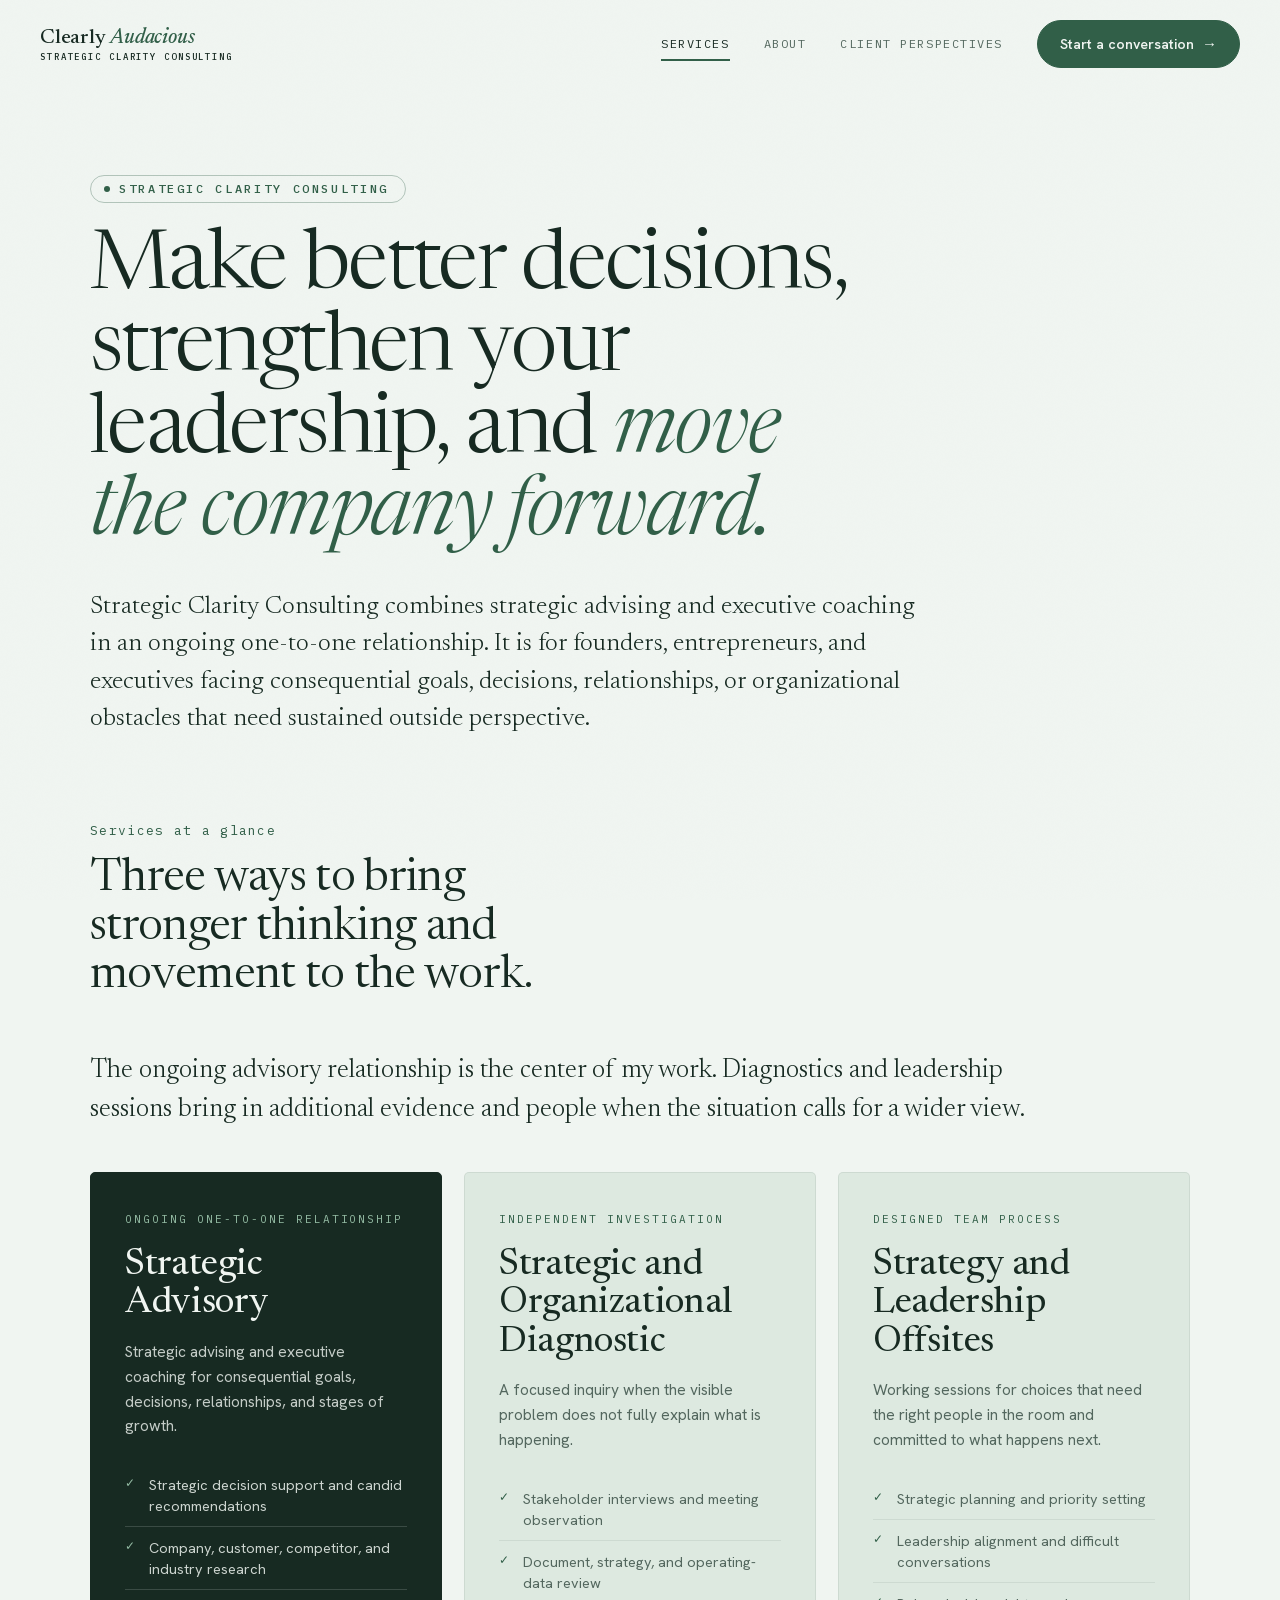
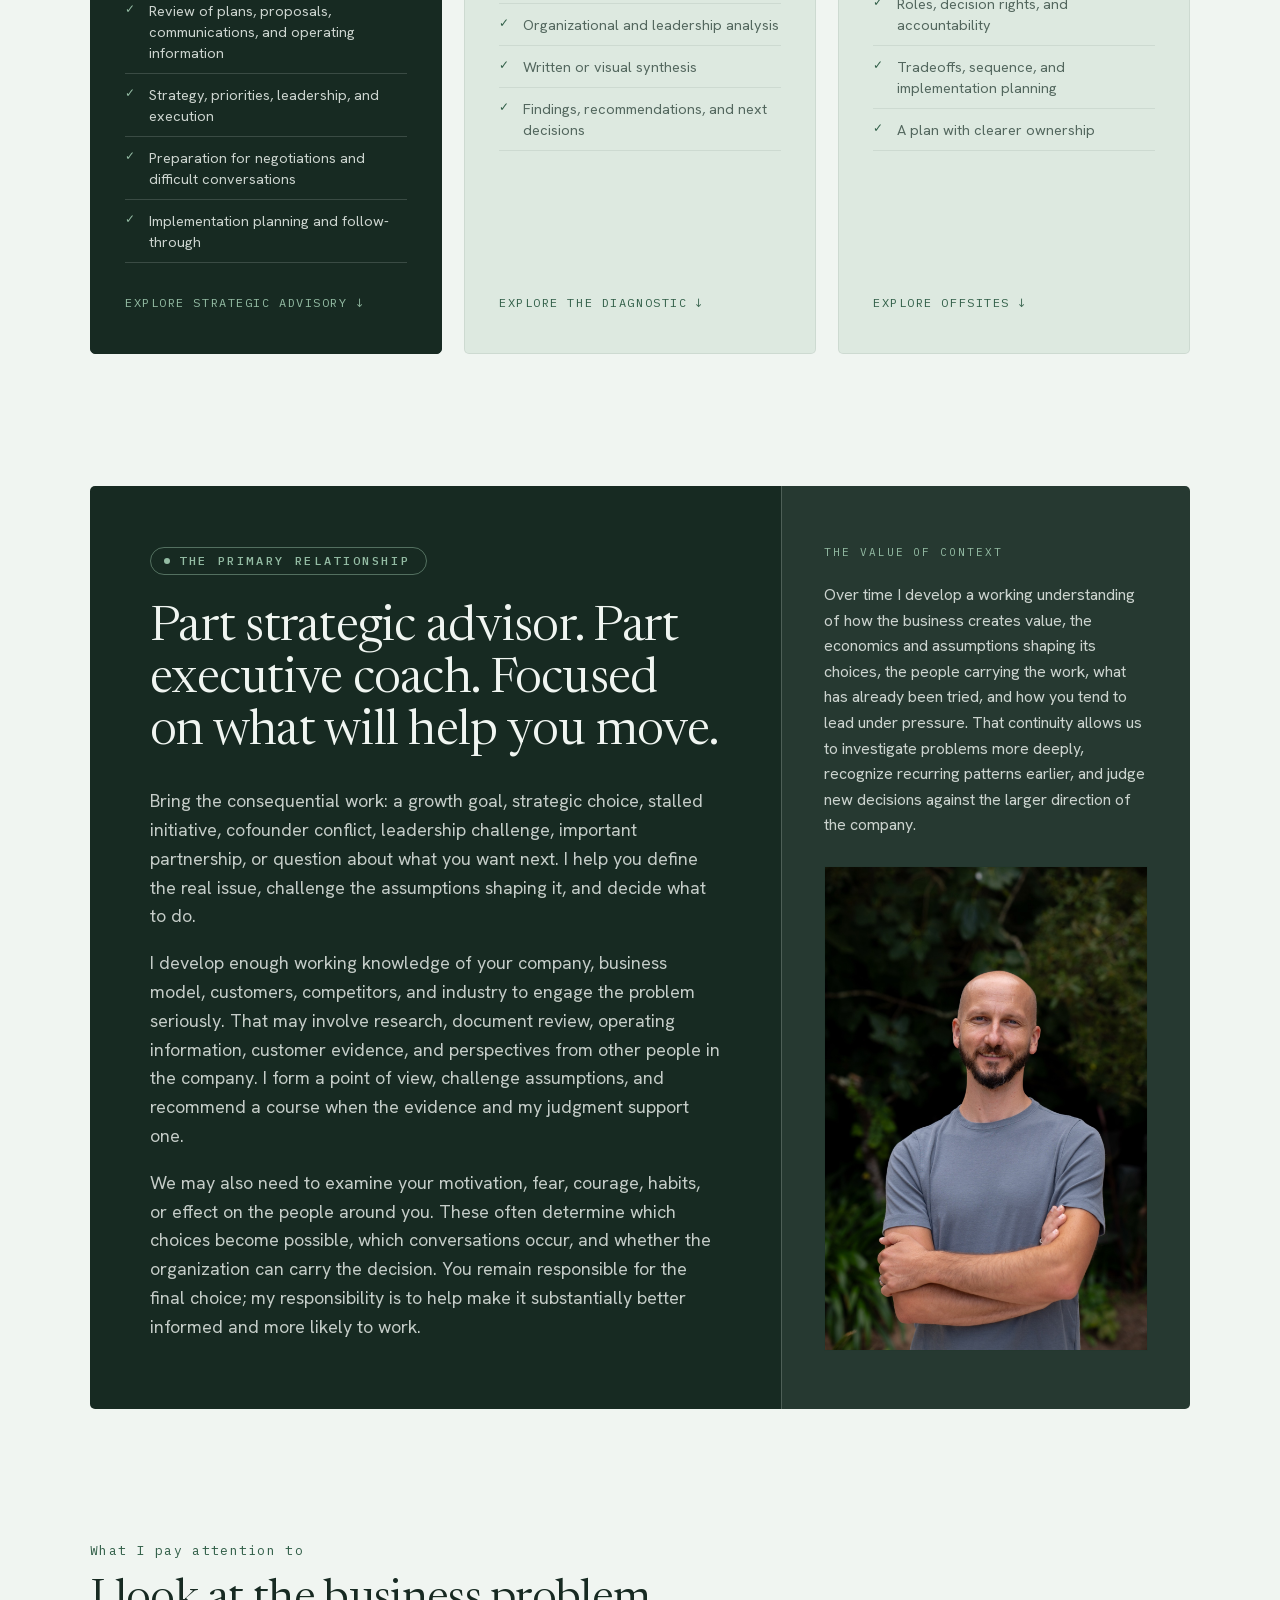
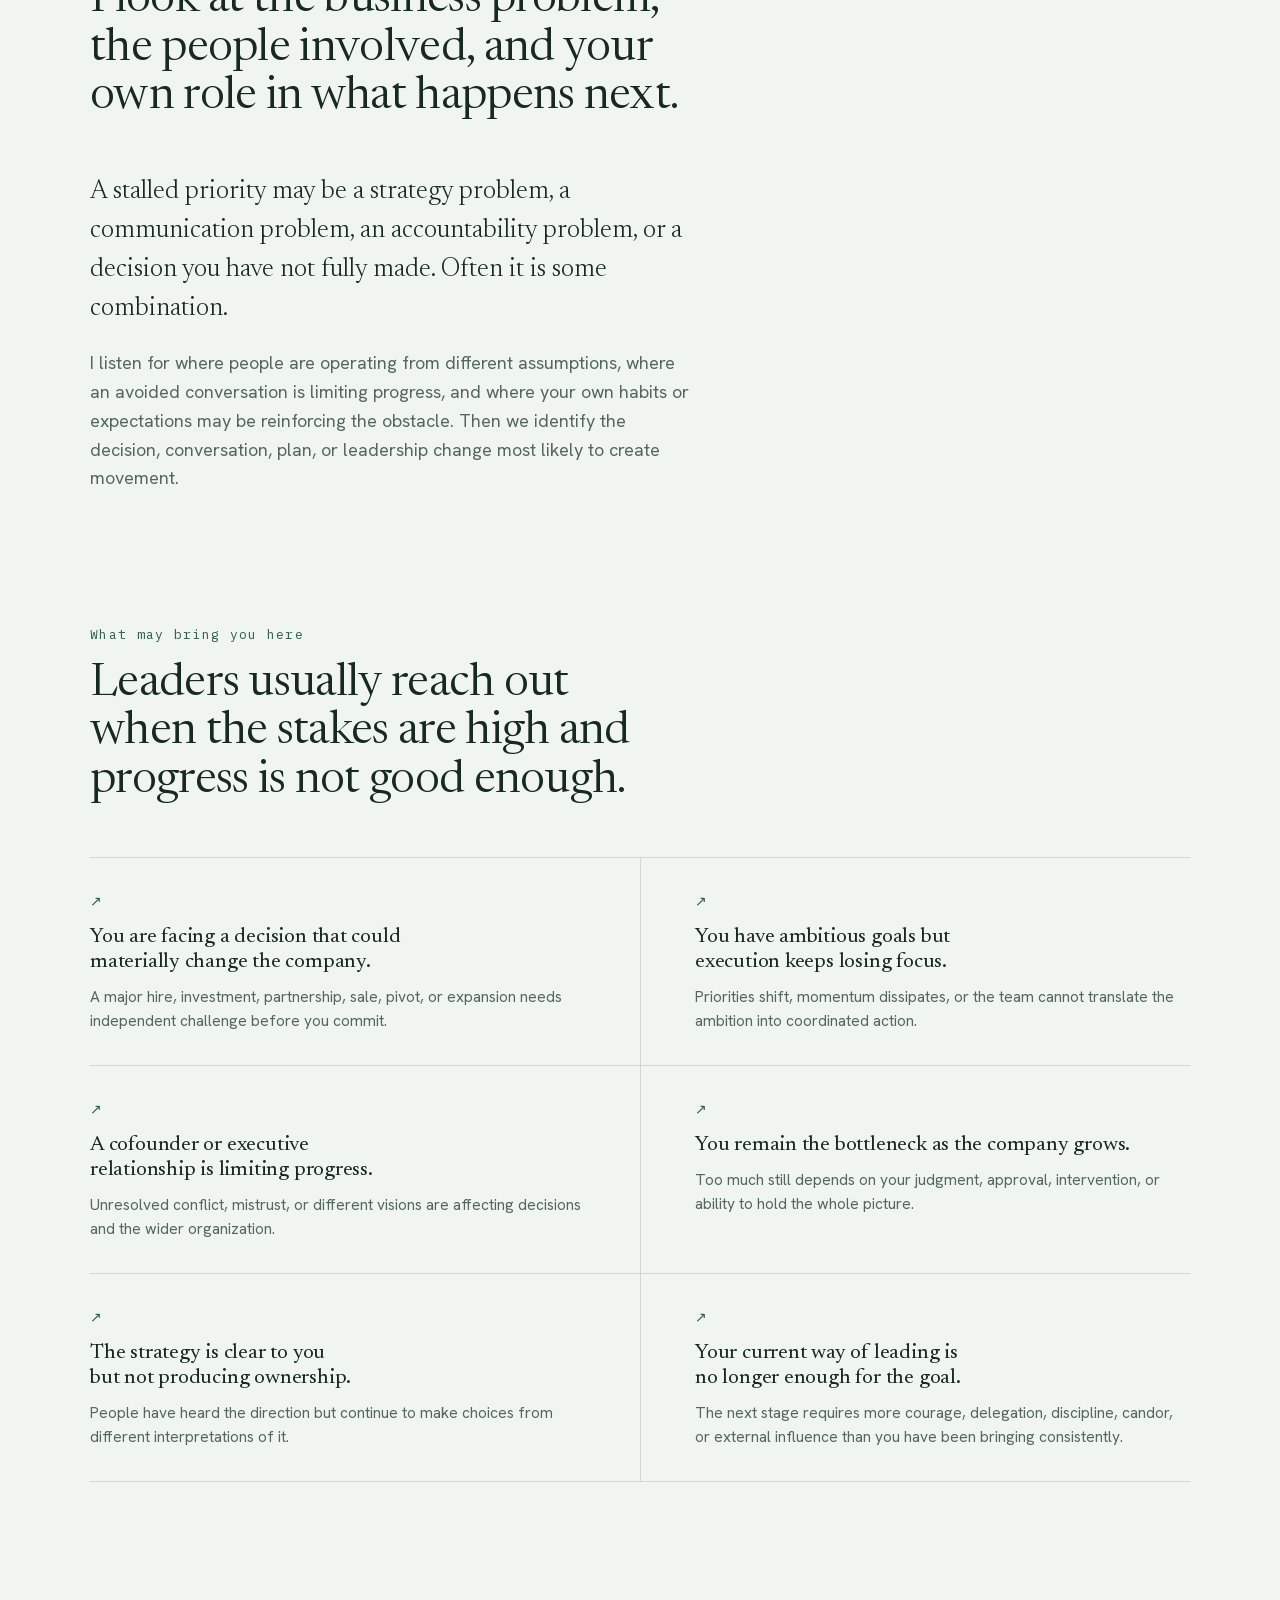
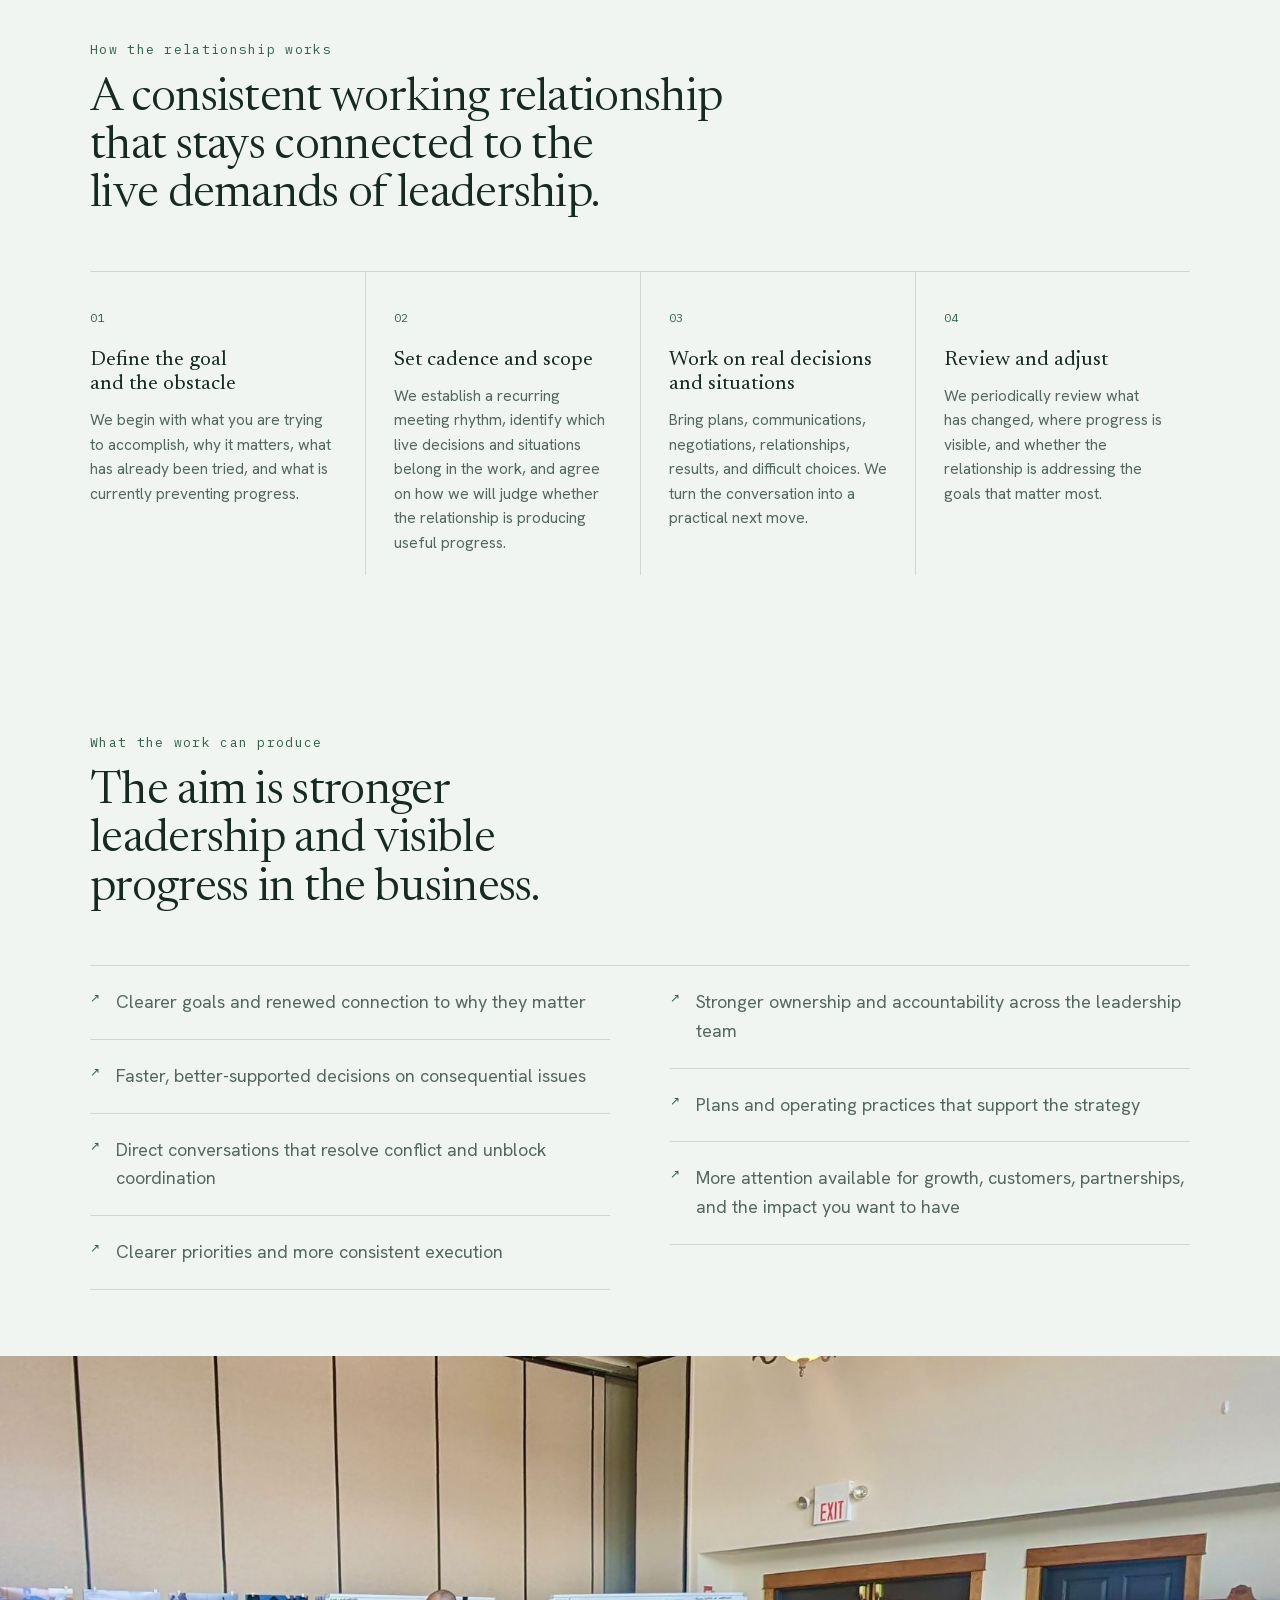
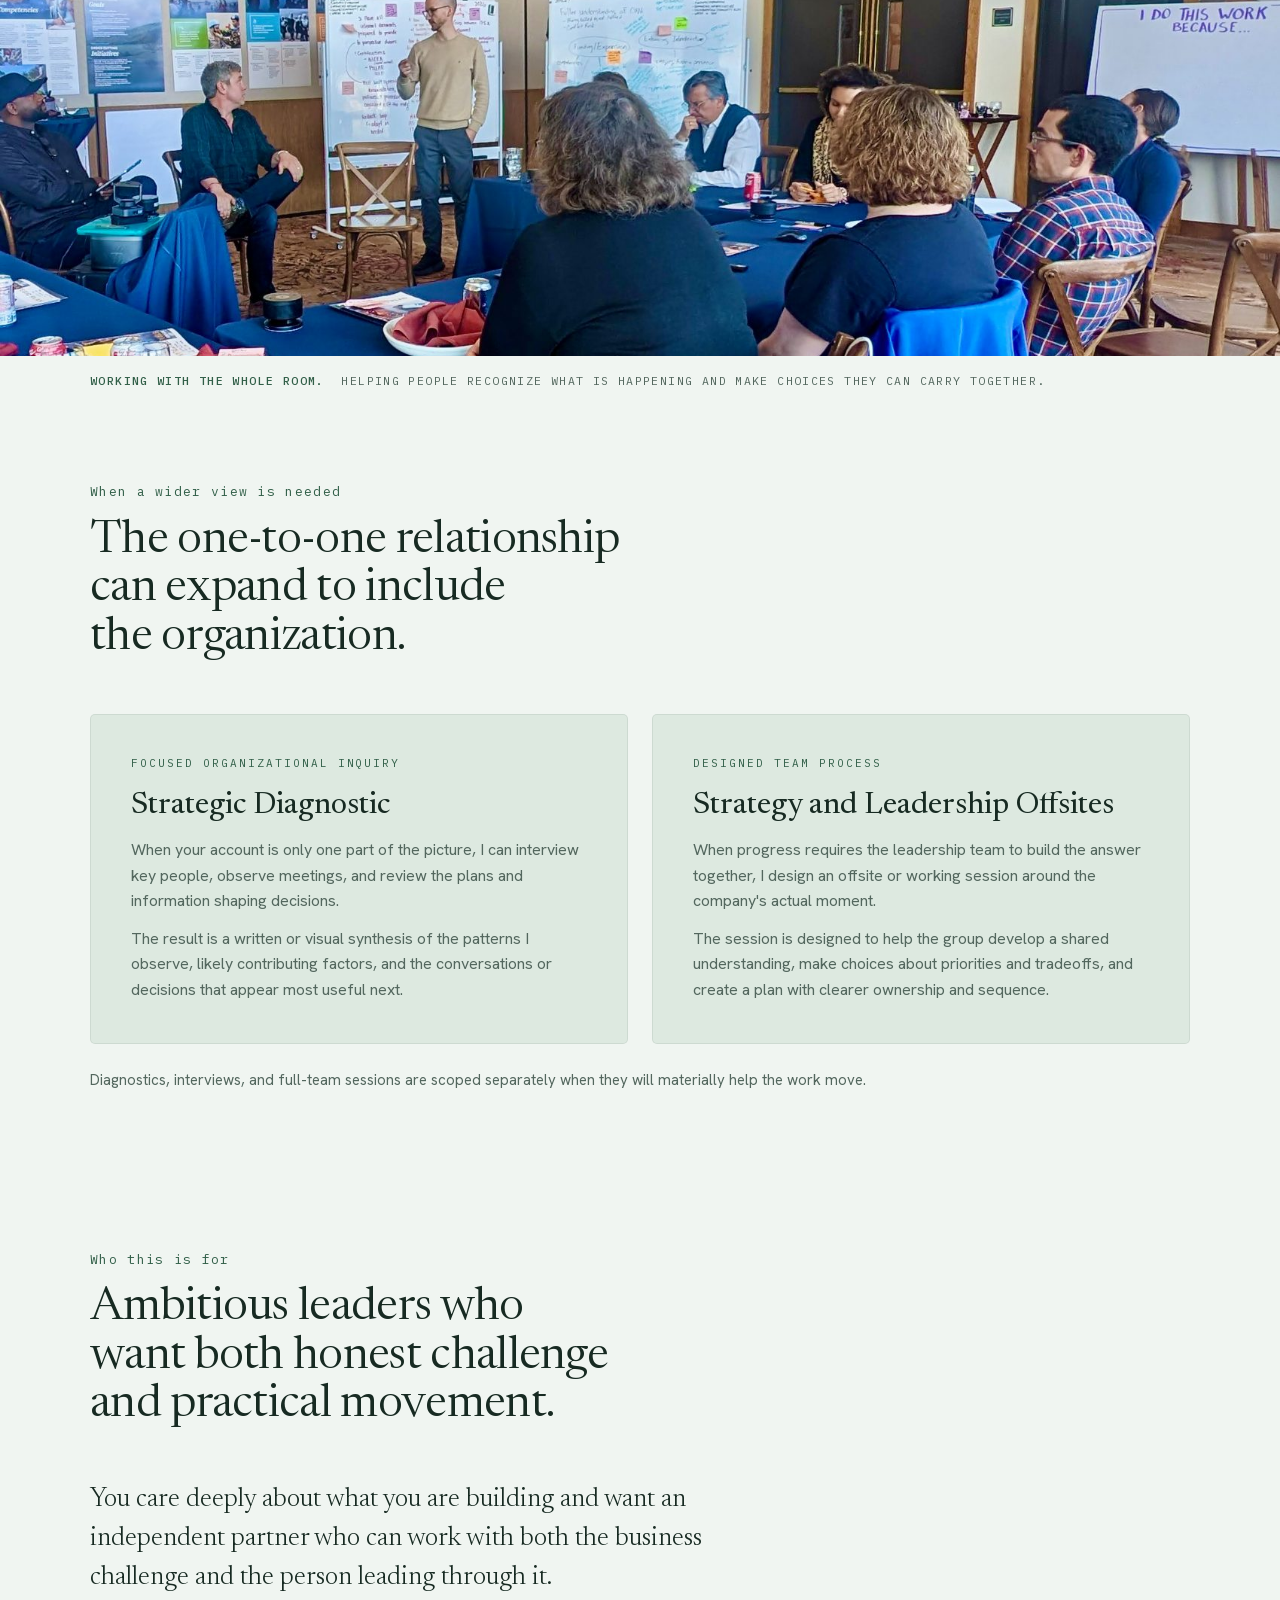
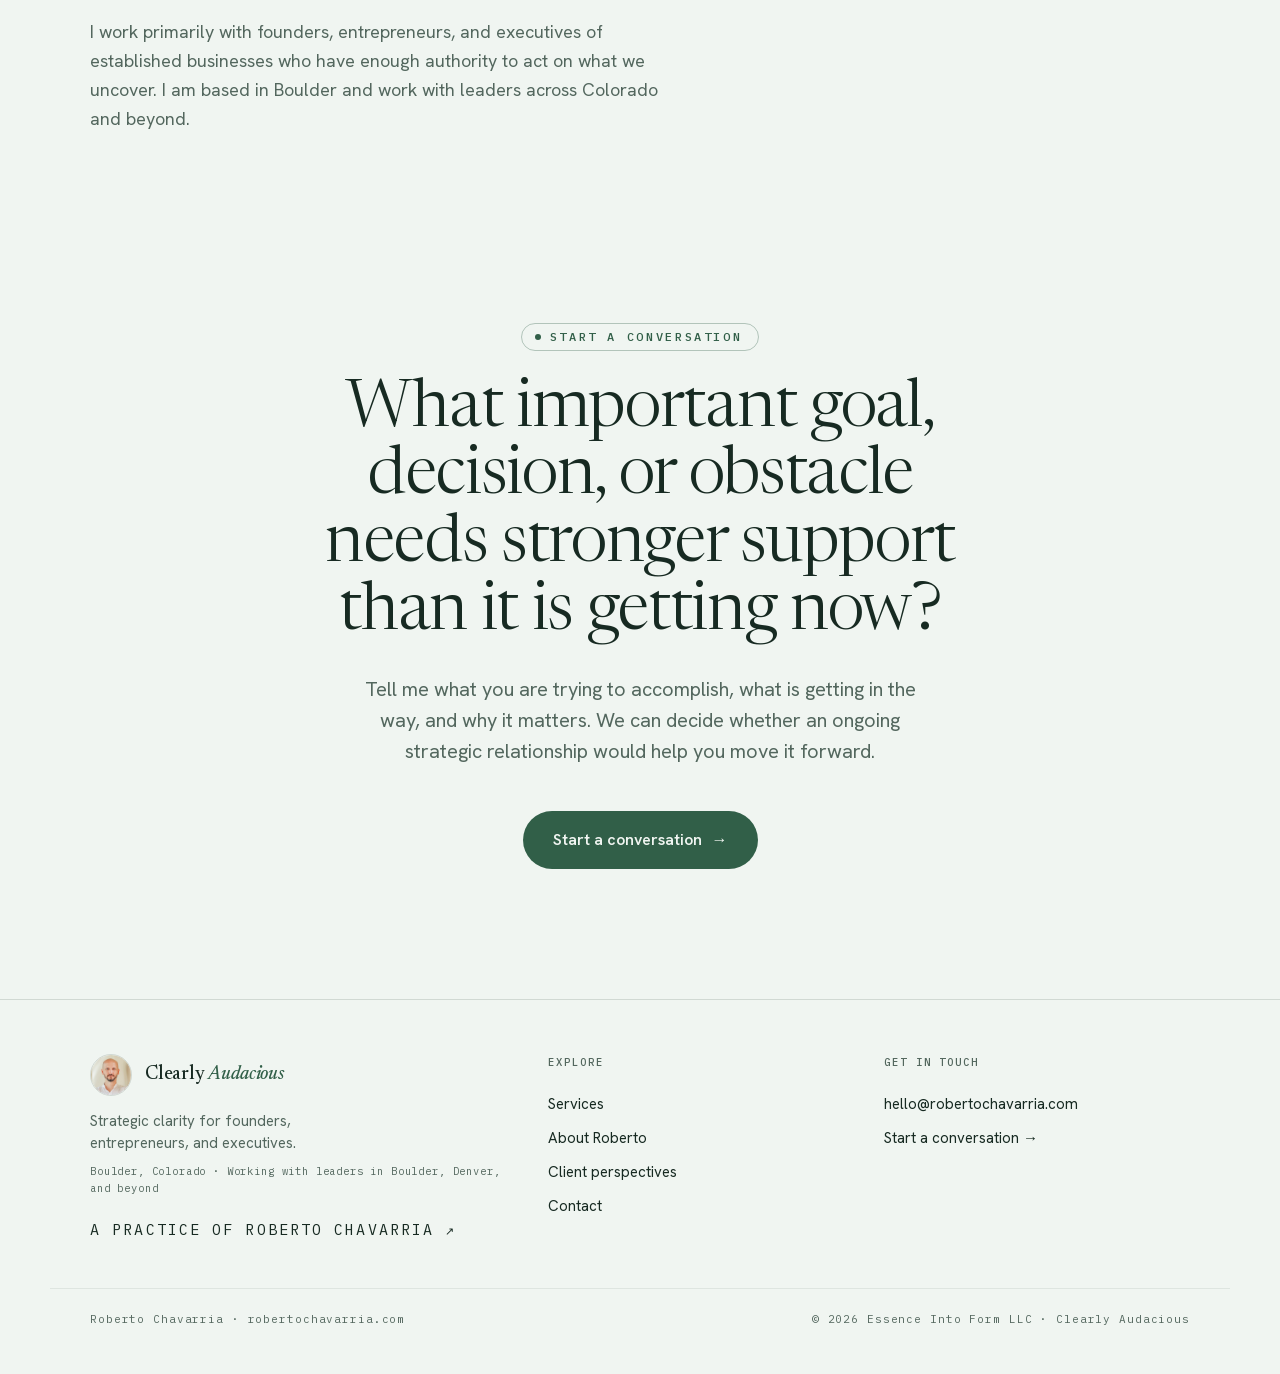
<file: approach/index.html>
<!DOCTYPE html>
<html lang="en">
  <head>
    <meta charset="utf-8">
    <meta name="viewport" content="width=device-width, initial-scale=1">
    <meta name="robots" content="noindex">
    <link
      rel="canonical"
      href="https://clearlyaudacious.com/work/"
   >
    <meta http-equiv="refresh" content="0; url=/work/">
    <title>Redirecting to Services — Clearly Audacious</title>
    <script>
      location.replace("/work/" + location.search + location.hash);
    </script>
  </head>
  <body>
    <p><a href="/work/">Continue to Services</a></p>
  </body>
</html>
</file>
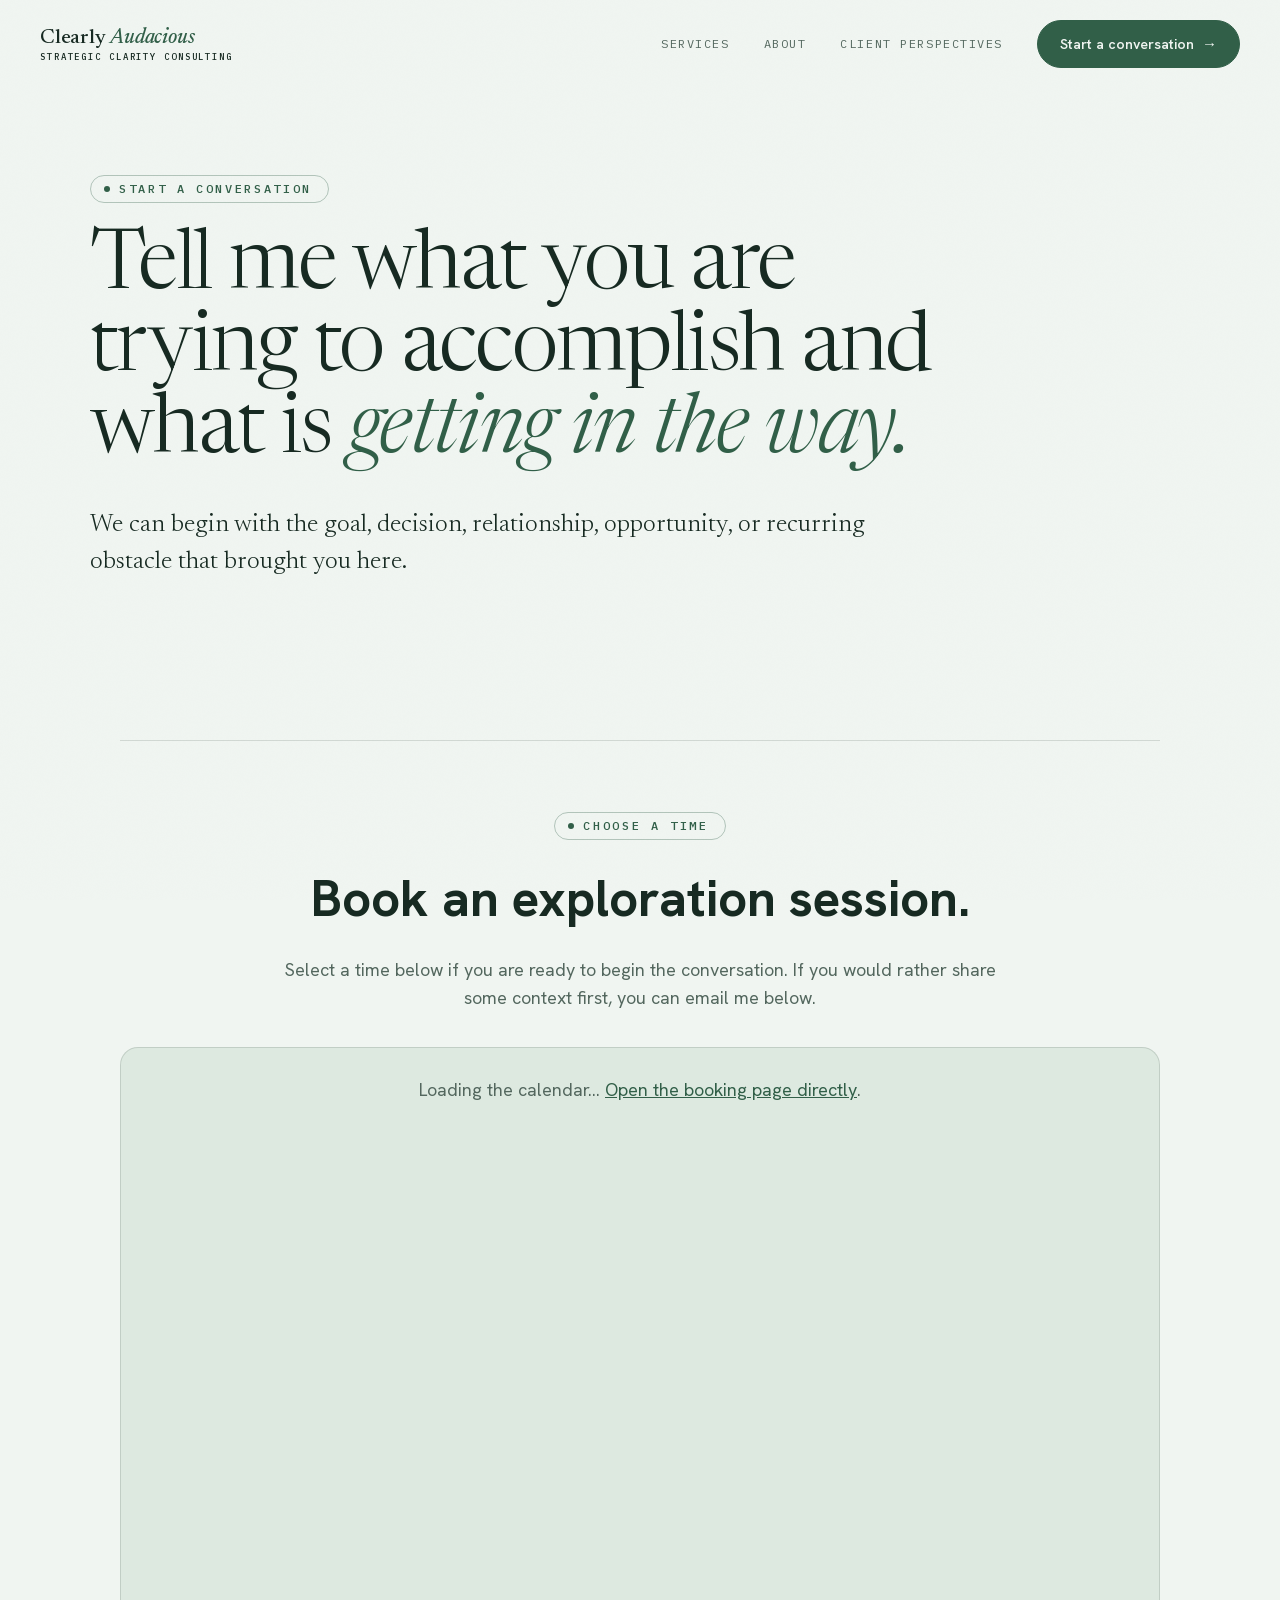
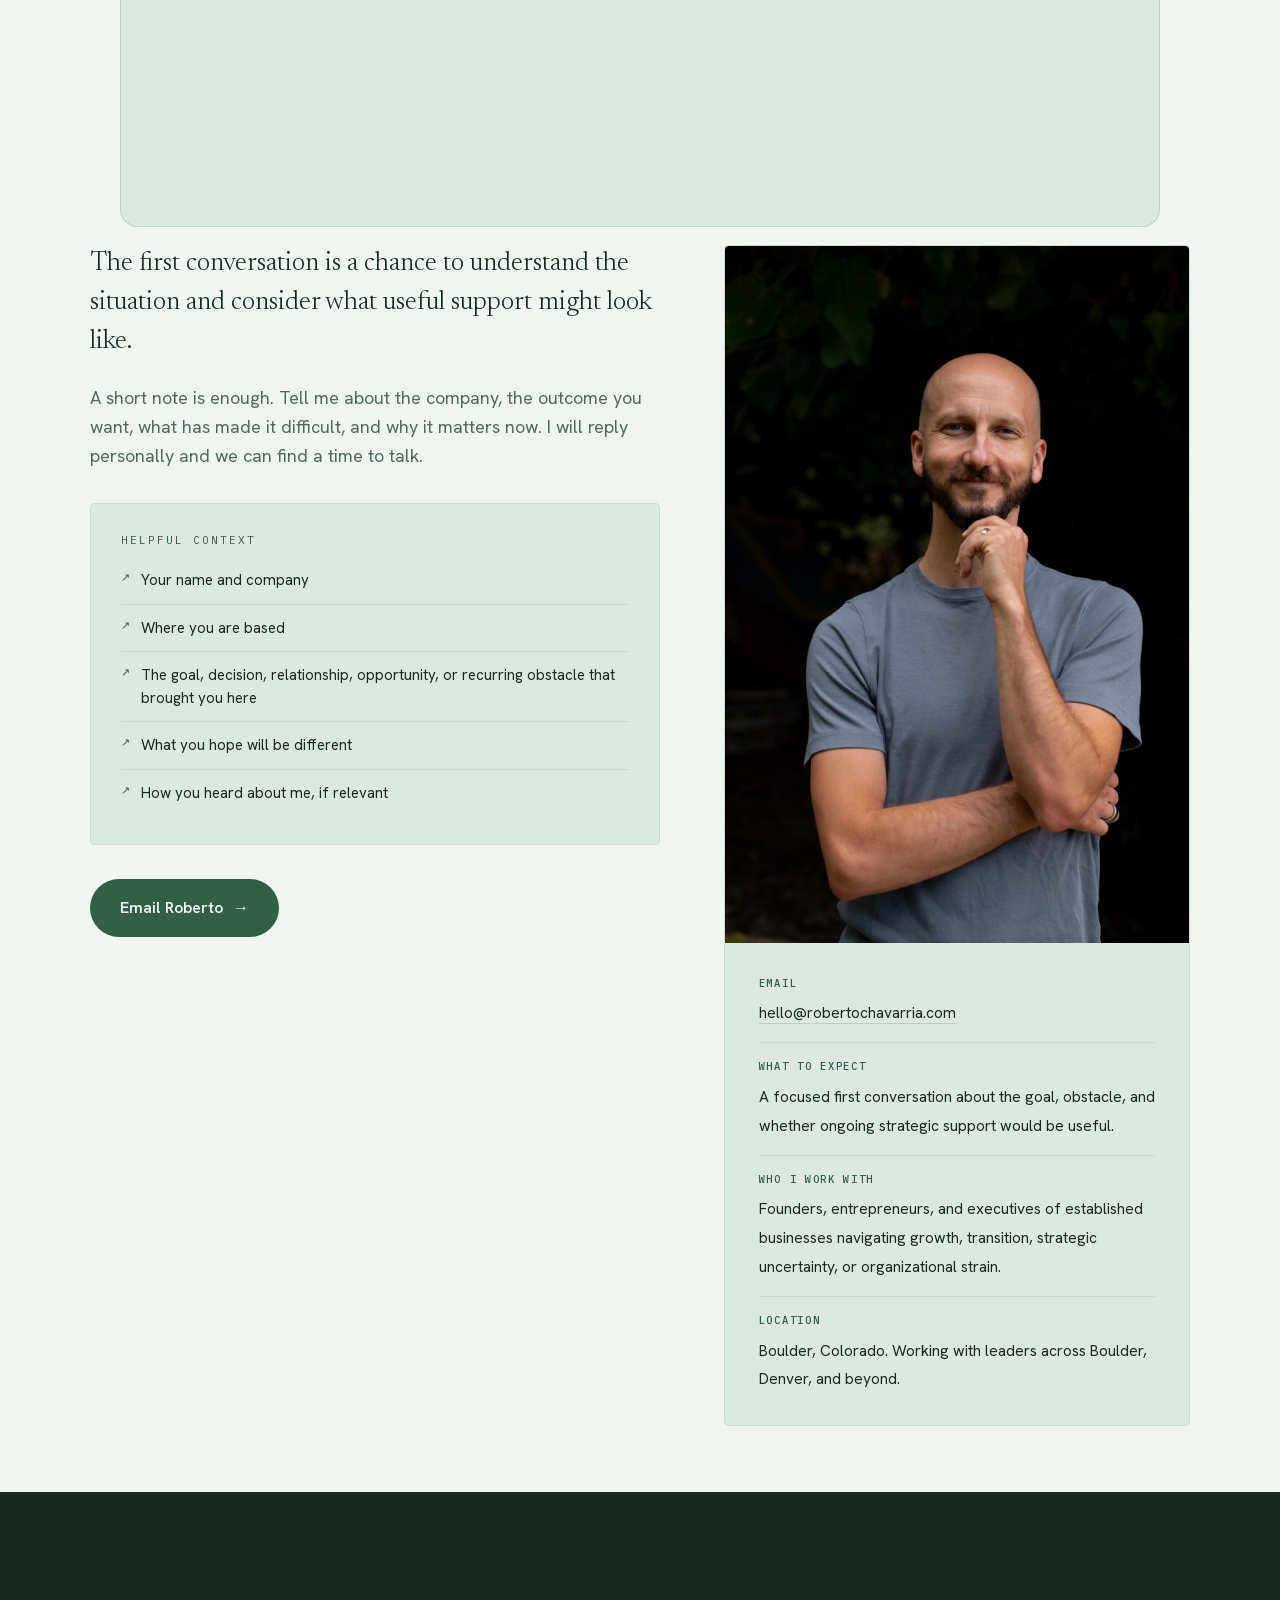
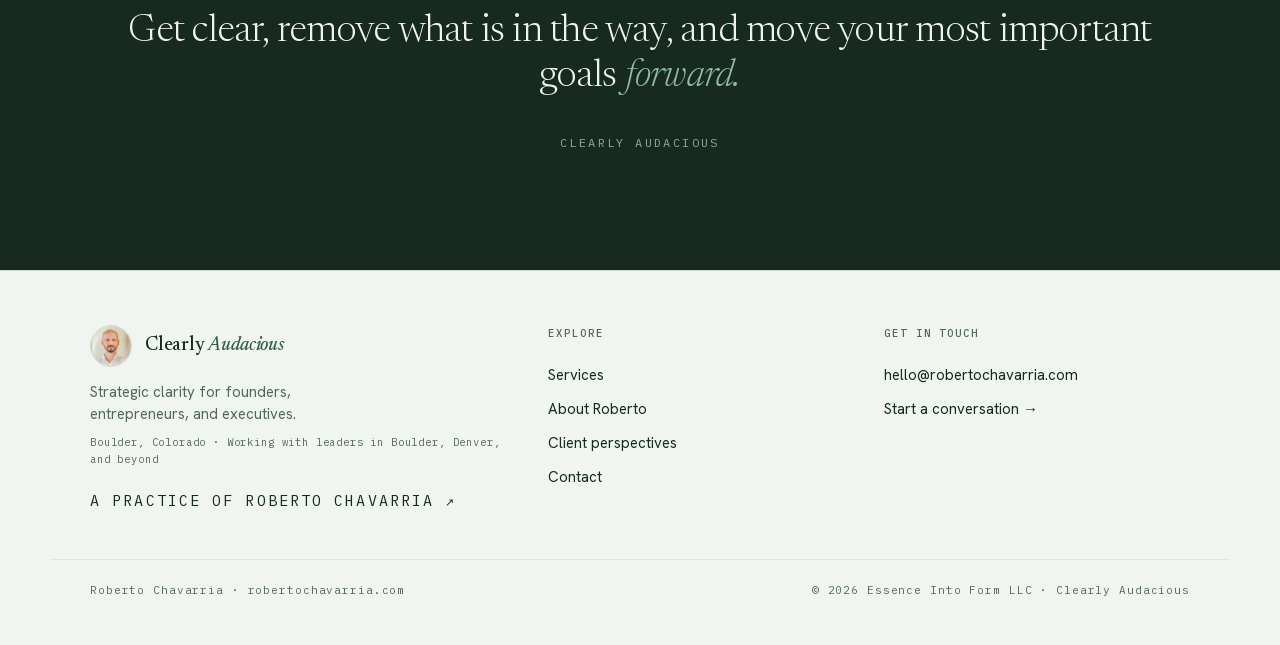
<file: contact/index.html>
<!DOCTYPE html>
<html lang="en">
  <head>
    <meta charset="UTF-8">
    <meta name="viewport" content="width=device-width, initial-scale=1.0">
    <meta name="theme-color" content="#f0f5f1">
    <title>Start a Conversation — Clearly Audacious</title>
    <meta
      name="description"
      content="Start a conversation with Roberto Chavarria about the important goal, decision, relationship, or organizational obstacle you want to move forward."
   >
    <link
      rel="canonical"
      href="https://clearlyaudacious.com/contact/"
   >
    <meta property="og:type" content="website">
    <meta
      property="og:title"
      content="Start a Conversation — Clearly Audacious"
   >
    <meta
      property="og:description"
      content="Tell Roberto what is happening in the business and what you hope will be different."
   >
    <meta
      property="og:url"
      content="https://clearlyaudacious.com/contact/"
   >
    <meta
      property="og:image"
      content="https://clearlyaudacious.com/images/og-image-v2.png"
   >
    <meta property="og:image:width" content="1200">
    <meta property="og:image:height" content="630">
    <meta property="og:image:type" content="image/png">
    <meta property="og:image:alt" content="For the vision that feels a little unreasonable — Audacity needs clarity. Clearly Audacious Strategic Clarity Consulting">
    <meta name="twitter:card" content="summary_large_image">
    <meta name="twitter:image" content="https://clearlyaudacious.com/images/og-image-v2.png">
    <meta name="twitter:image:alt" content="For the vision that feels a little unreasonable — Audacity needs clarity. Clearly Audacious Strategic Clarity Consulting">
    <link rel="icon" href="/assets/favicon.svg" type="image/svg+xml">
    <link rel="preload" href="/fonts/newsreader-normal-latin.woff2" as="font" type="font/woff2" crossorigin>
    <link rel="preload" href="/fonts/newsreader-italic-latin.woff2" as="font" type="font/woff2" crossorigin>
    <link rel="preload" href="/fonts/hanken-grotesk-latin.woff2" as="font" type="font/woff2" crossorigin>
    <link rel="stylesheet" href="/styles.css?v=11">
    <noscript
      ><style>
        .reveal {
          opacity: 1 !important;
          transform: none !important;
        }
        .masthead .eyebrow,
        .masthead h1,
        .masthead .standfirst {
          opacity: 1 !important;
          transform: none !important;
        }
      </style></noscript
    >
    <style>
      .cal-booking {
        max-width: 1040px;
        margin: 76px auto 0;
        padding-top: 68px;
        border-top: 1px solid var(--line);
        scroll-margin-top: 96px;
      }
      .cal-booking__head { max-width: 720px; margin: 0 auto 34px; text-align: center; }
      .cal-booking__head h2 { margin-top: 18px; font-size: clamp(32px, 4vw, 52px); }
      .cal-booking__head p { margin-top: 16px; color: var(--ink-soft); font-size: 18px; }
      .cal-embed-shell {
        width: 100%;
        height: min(780px, calc(100svh - 110px));
        min-height: 660px;
        overflow: hidden;
        background: var(--bg-2);
        border: 1px solid var(--line);
        border-radius: 18px;
      }
      .cal-embed-fallback { padding: 28px; color: var(--ink-soft); text-align: center; }
      .cal-embed-fallback a { color: var(--accent); text-decoration: underline; }
      #my-cal-inline-exploration-session:has(iframe) > .cal-embed-fallback { display: none; }
      @media (max-width: 600px) {
        .cal-booking { margin-top: 56px; padding-top: 50px; }
        .cal-embed-shell { height: 720px; min-height: 720px; border-radius: 12px; }
      }
    </style>
  </head>
  <body data-screen-label="Contact">
    <nav id="nav">
      <a class="brand" href="/"
        ><span class="brand-name">Clearly <em>Audacious</em></span
        ><span class="brand-sub">Strategic Clarity Consulting</span></a
      ><button
        type="button"
        class="nav-toggle"
        aria-label="Open menu"
        aria-expanded="false"
      >
        <span></span><span></span><span></span>
      </button>
      <div class="nav-links">
        <a href="/work/">Services</a><a href="/about/">About</a><a href="/testimonials/">Client perspectives</a
        ><a href="/contact/" class="nav-cta"
          >Start a conversation <span class="arr">→</span></a
        >
      </div>
    </nav>
    <main>
    <header class="masthead" data-screen-label="Masthead">
      <div class="wrap">
        <span class="eyebrow">Start a conversation</span>
        <h1>
          Tell me what you are trying to accomplish and what is
          <em>getting in the way.</em>
        </h1>
        <p class="standfirst">
          We can begin with the goal, decision, relationship, opportunity, or
          recurring obstacle that brought you here.
        </p>
      </div>
    </header>
    <section class="tight" data-screen-label="Contact">
      <div class="wrap">
        <div class="cal-booking reveal" id="book">
          <div class="cal-booking__head">
            <span class="eyebrow">Choose a time</span>
            <h2>Book an exploration session.</h2>
            <p>Select a time below if you are ready to begin the conversation. If you would rather share some context first, you can email me below.</p>
          </div>
          <div class="cal-embed-shell">
            <div style="width:100%;height:100%;overflow:scroll" id="my-cal-inline-exploration-session">
              <p class="cal-embed-fallback">Loading the calendar&hellip; <a href="https://cal.com/robertochavarria/exploration-session">Open the booking page directly</a>.</p>
            </div>
          </div>
          <script type="text/javascript">
            (function (C, A, L) { let p = function (a, ar) { a.q.push(ar); }; let d = C.document; C.Cal = C.Cal || function () { let cal = C.Cal; let ar = arguments; if (!cal.loaded) { cal.ns = {}; cal.q = cal.q || []; d.head.appendChild(d.createElement("script")).src = A; cal.loaded = true; } if (ar[0] === L) { const api = function () { p(api, arguments); }; const namespace = ar[1]; api.q = api.q || []; if(typeof namespace === "string"){cal.ns[namespace] = cal.ns[namespace] || api;p(cal.ns[namespace], ar);p(cal, ["initNamespace", namespace]);} else p(cal, ar); return;} p(cal, ar); }; })(window, "https://app.cal.com/embed/embed.js", "init");
            Cal("init", "exploration-session", {origin:"https://app.cal.com"});
            Cal.config = Cal.config || {};
            Cal.config.forwardQueryParams = true;
            Cal.ns["exploration-session"]("inline", {
              elementOrSelector:"#my-cal-inline-exploration-session",
              config: {"layout":"month_view","useSlotsViewOnSmallScreen":"true"},
              calLink: "robertochavarria/exploration-session"
            });
            Cal.ns["exploration-session"]("ui", {"hideEventTypeDetails":false,"layout":"month_view"});
          </script>
        </div>

        <div class="contact-grid reveal">
          <div>
            <p class="lead">
              The first conversation is a chance to understand the situation and
              consider what useful support might look like.
            </p>
            <p class="body">
              A short note is enough. Tell me about the company, the outcome you
              want, what has made it difficult, and why it matters now. I will
              reply personally and we can find a time to talk.
            </p>
            <div class="prompt-card">
              <span class="lab">Helpful context</span>
              <ul class="plain-list">
                <li>Your name and company</li>
                <li>Where you are based</li>
                <li>
                  The goal, decision, relationship, opportunity, or recurring
                  obstacle that brought you here
                </li>
                <li>What you hope will be different</li>
                <li>How you heard about me, if relevant</li>
              </ul>
            </div>
            <div class="hero-actions contact-actions">
              <a
                href="mailto:hello@robertochavarria.com?subject=Clearly%20Audacious%20%E2%80%94%20Start%20a%20conversation&body=Name%3A%0ACompany%3A%0ALocation%3A%0A%0AWhat%20are%20you%20trying%20to%20accomplish%3F%0A%0AWhat%20is%20getting%20in%20the%20way%3F%0A%0AWhy%20does%20it%20matter%20now%3F%0A"
                class="btn"
                >Email Roberto <span class="arr">→</span></a
              >
            </div>
          </div>
          <aside class="contact-card">
            <img src="/images/roberto-contact-2026.jpg" alt="Roberto Chavarria">
            <div class="cc-body">
              <div class="cc-row">
                <b>Email</b
                ><span
                  ><a href="mailto:hello@robertochavarria.com"
                    >hello@robertochavarria.com</a
                  ></span
                >
              </div>
              <div class="cc-row">
                <b>What to expect</b
                ><span
                  >A focused first conversation about the goal, obstacle, and
                  whether ongoing strategic support would be useful.</span
                >
              </div>
              <div class="cc-row">
                <b>Who I work with</b
                ><span
                  >Founders, entrepreneurs, and executives of established businesses
                  navigating growth, transition, strategic uncertainty, or
                  organizational strain.</span
                >
              </div>
              <div class="cc-row">
                <b>Location</b
                ><span
                  >Boulder, Colorado. Working with leaders across Boulder,
                  Denver, and beyond.</span
                >
              </div>
            </div>
          </aside>
        </div>
      </div>
    </section>
    <div class="quote" data-screen-label="Pull quote">
      <div class="wrap">
        <blockquote>
          Get clear, remove what is in the way, and move your most important
          goals <em>forward.</em>
        </blockquote>
        <cite>Clearly Audacious</cite>
      </div>
    </div>
    </main>
    <footer>
      <div class="wrap">
        <div class="foot">
          <div class="foot-col foot-brandcol">
            <div class="foot-id">
              <img src="/images/roberto-round.png" alt="Roberto Chavarria">
              <div class="brand">
                <span class="brand-name">Clearly <em>Audacious</em></span>
              </div>
            </div>
            <p class="foot-tagline">
              Strategic clarity for founders, entrepreneurs, and executives.
            </p>
            <p class="foot-location">
              Boulder, Colorado · Working with leaders in Boulder, Denver, and
              beyond
            </p>
            <a
              class="foot-practice"
              href="https://robertochavarria.com"
              target="_blank"
              rel="noopener"
              >A practice of Roberto Chavarria <span class="arr">↗</span></a
            >
          </div>
          <div class="foot-col">
            <h2>Explore</h2>
            <a href="/work/">Services</a><a href="/about/">About Roberto</a><a href="/testimonials/">Client perspectives</a
            ><a href="/contact/">Contact</a>
          </div>
          <div class="foot-col">
            <h2>Get in touch</h2>
            <a href="mailto:hello@robertochavarria.com"
              >hello@robertochavarria.com</a
            ><a href="/contact/">Start a conversation →</a>
          </div>
        </div>
      </div>
      <div class="foot-base">
        <div>Roberto Chavarria · robertochavarria.com</div>
        <div>© 2026 Essence Into Form LLC · Clearly Audacious</div>
      </div>
    </footer>
    <script src="/site.js?v=2"></script>
  </body>
</html>
</file>
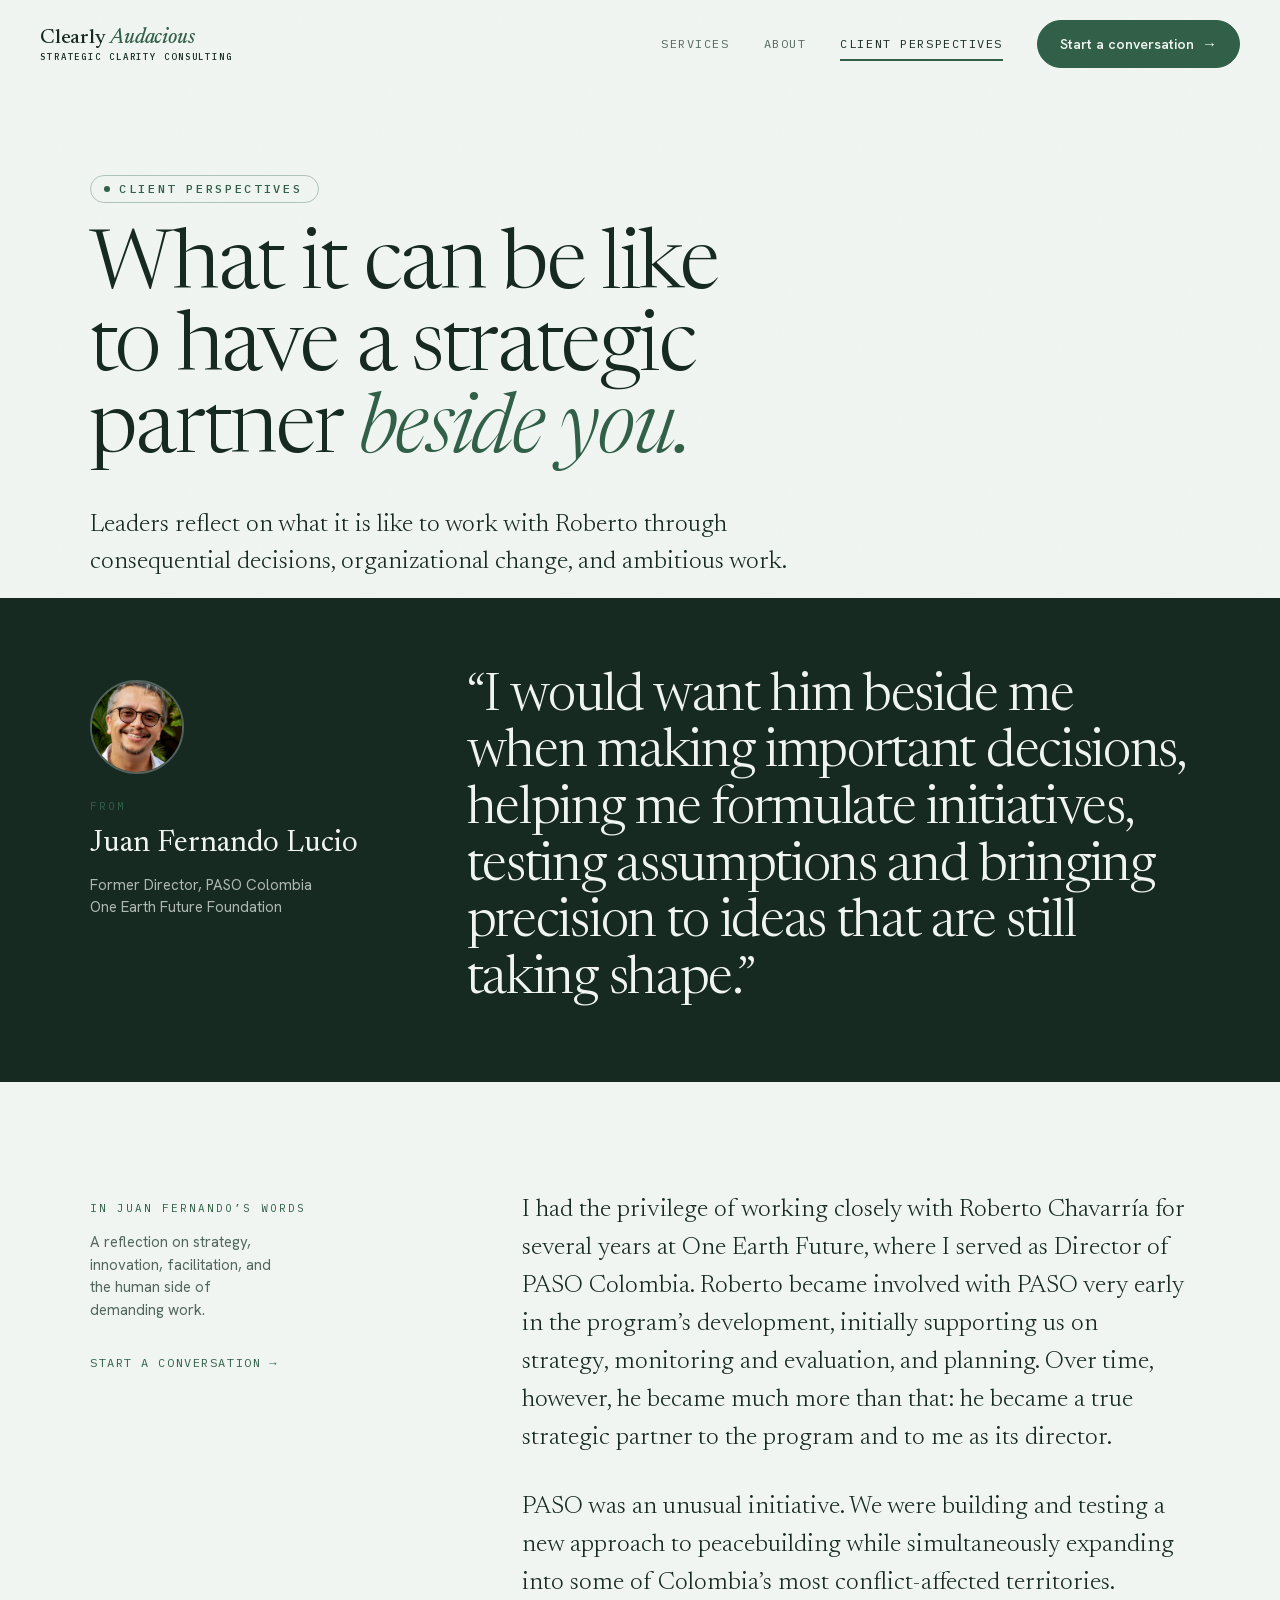
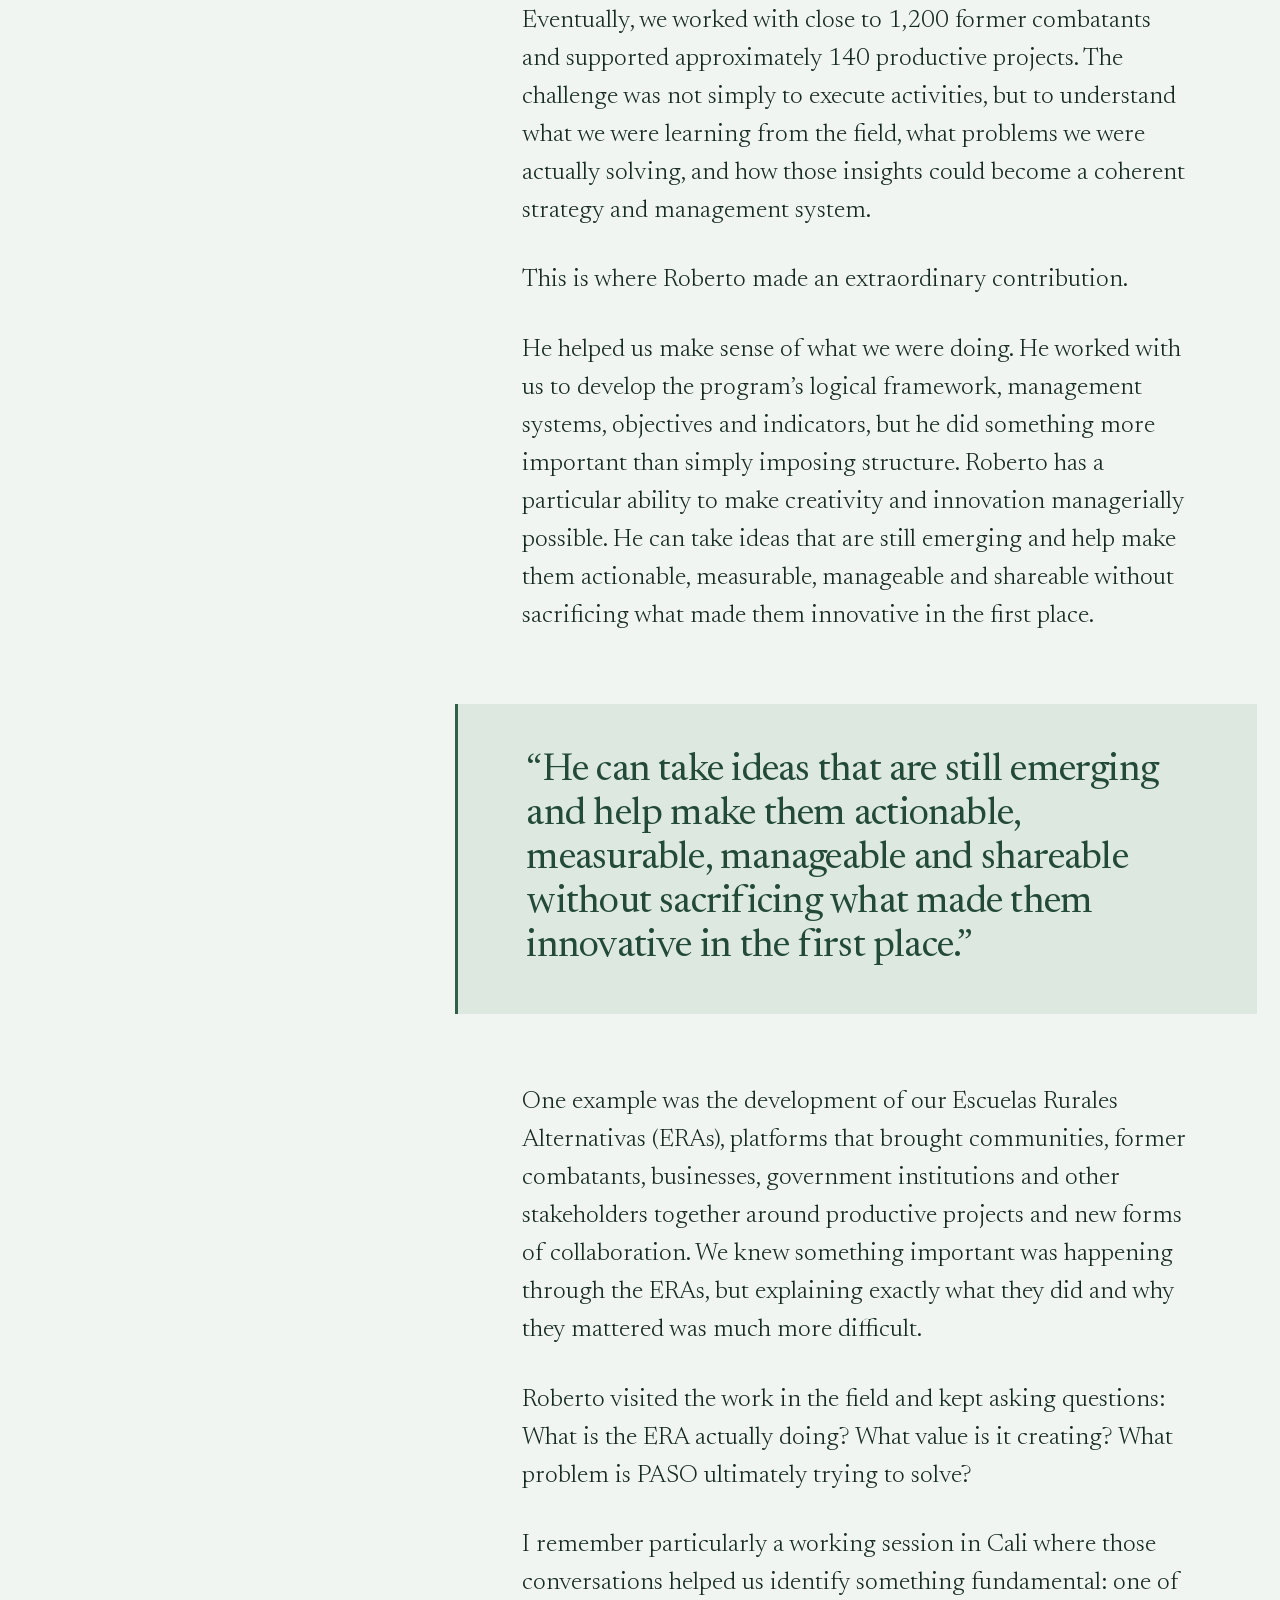
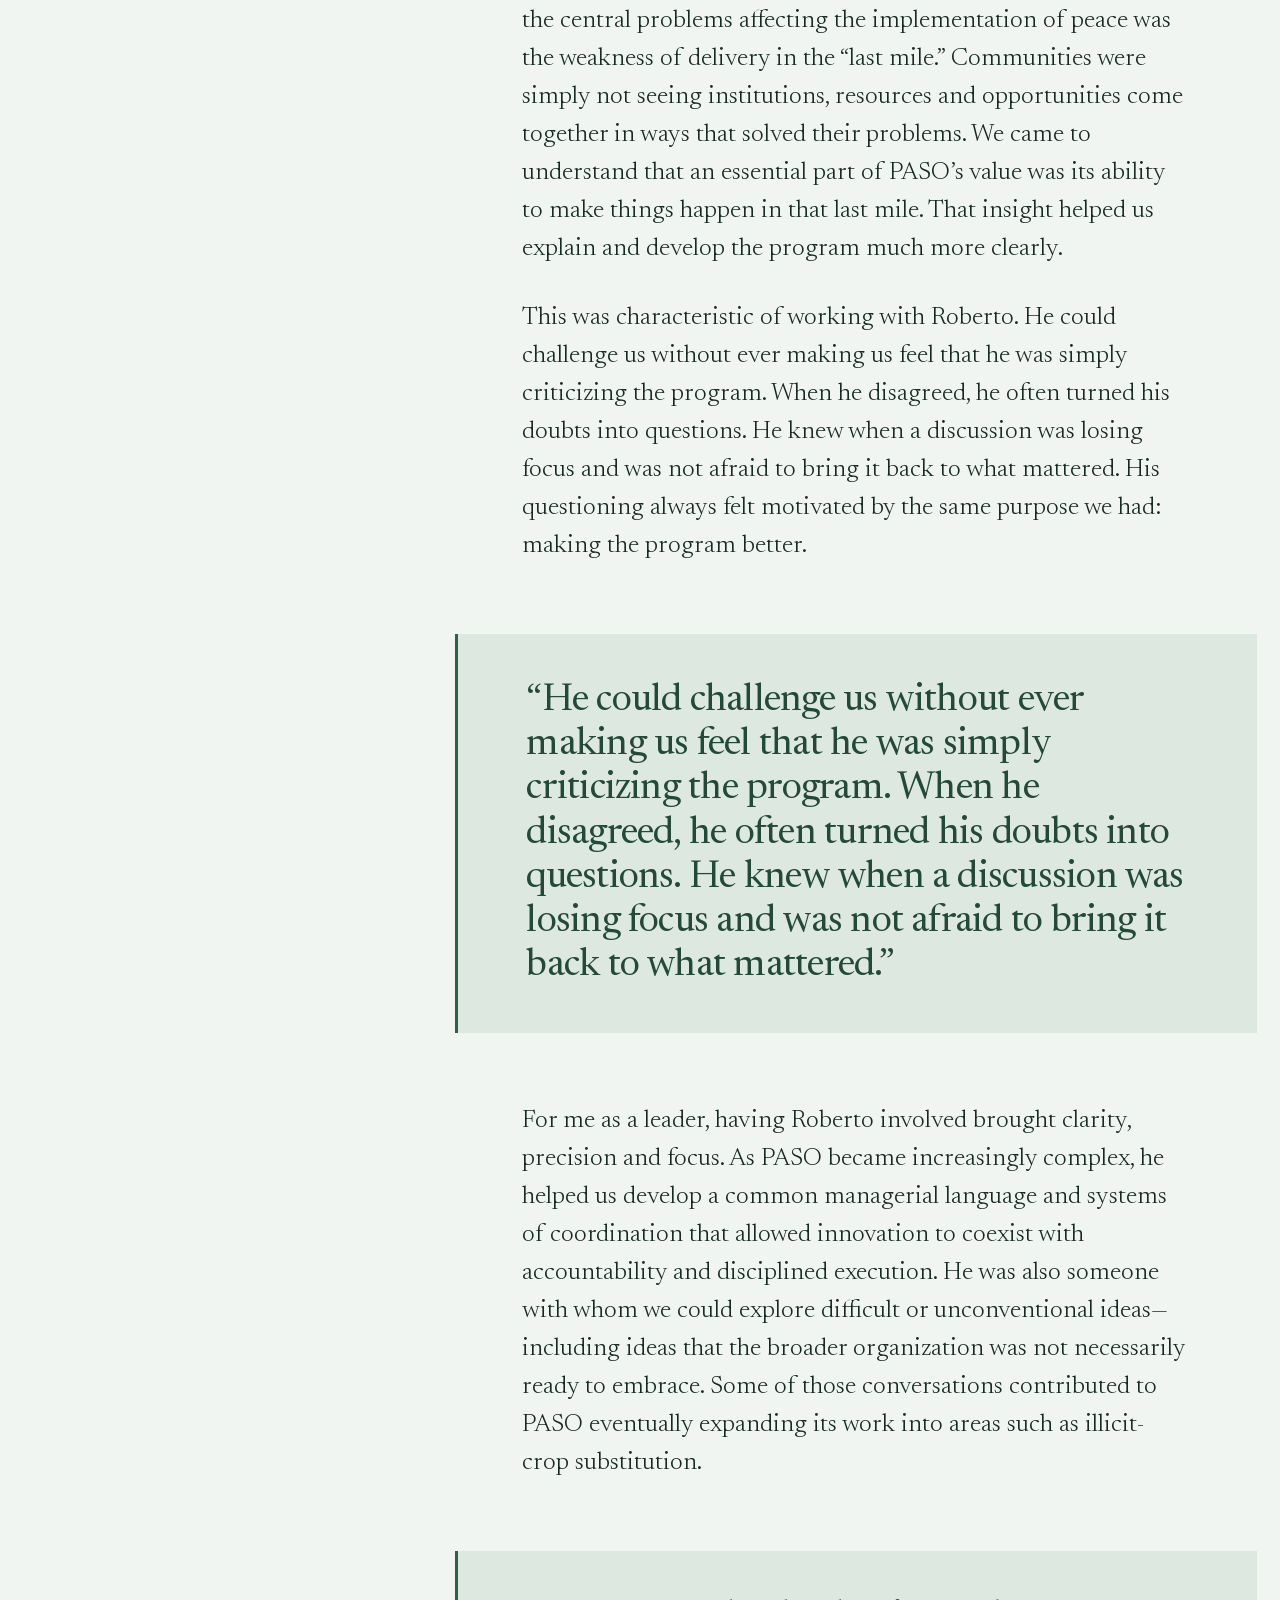
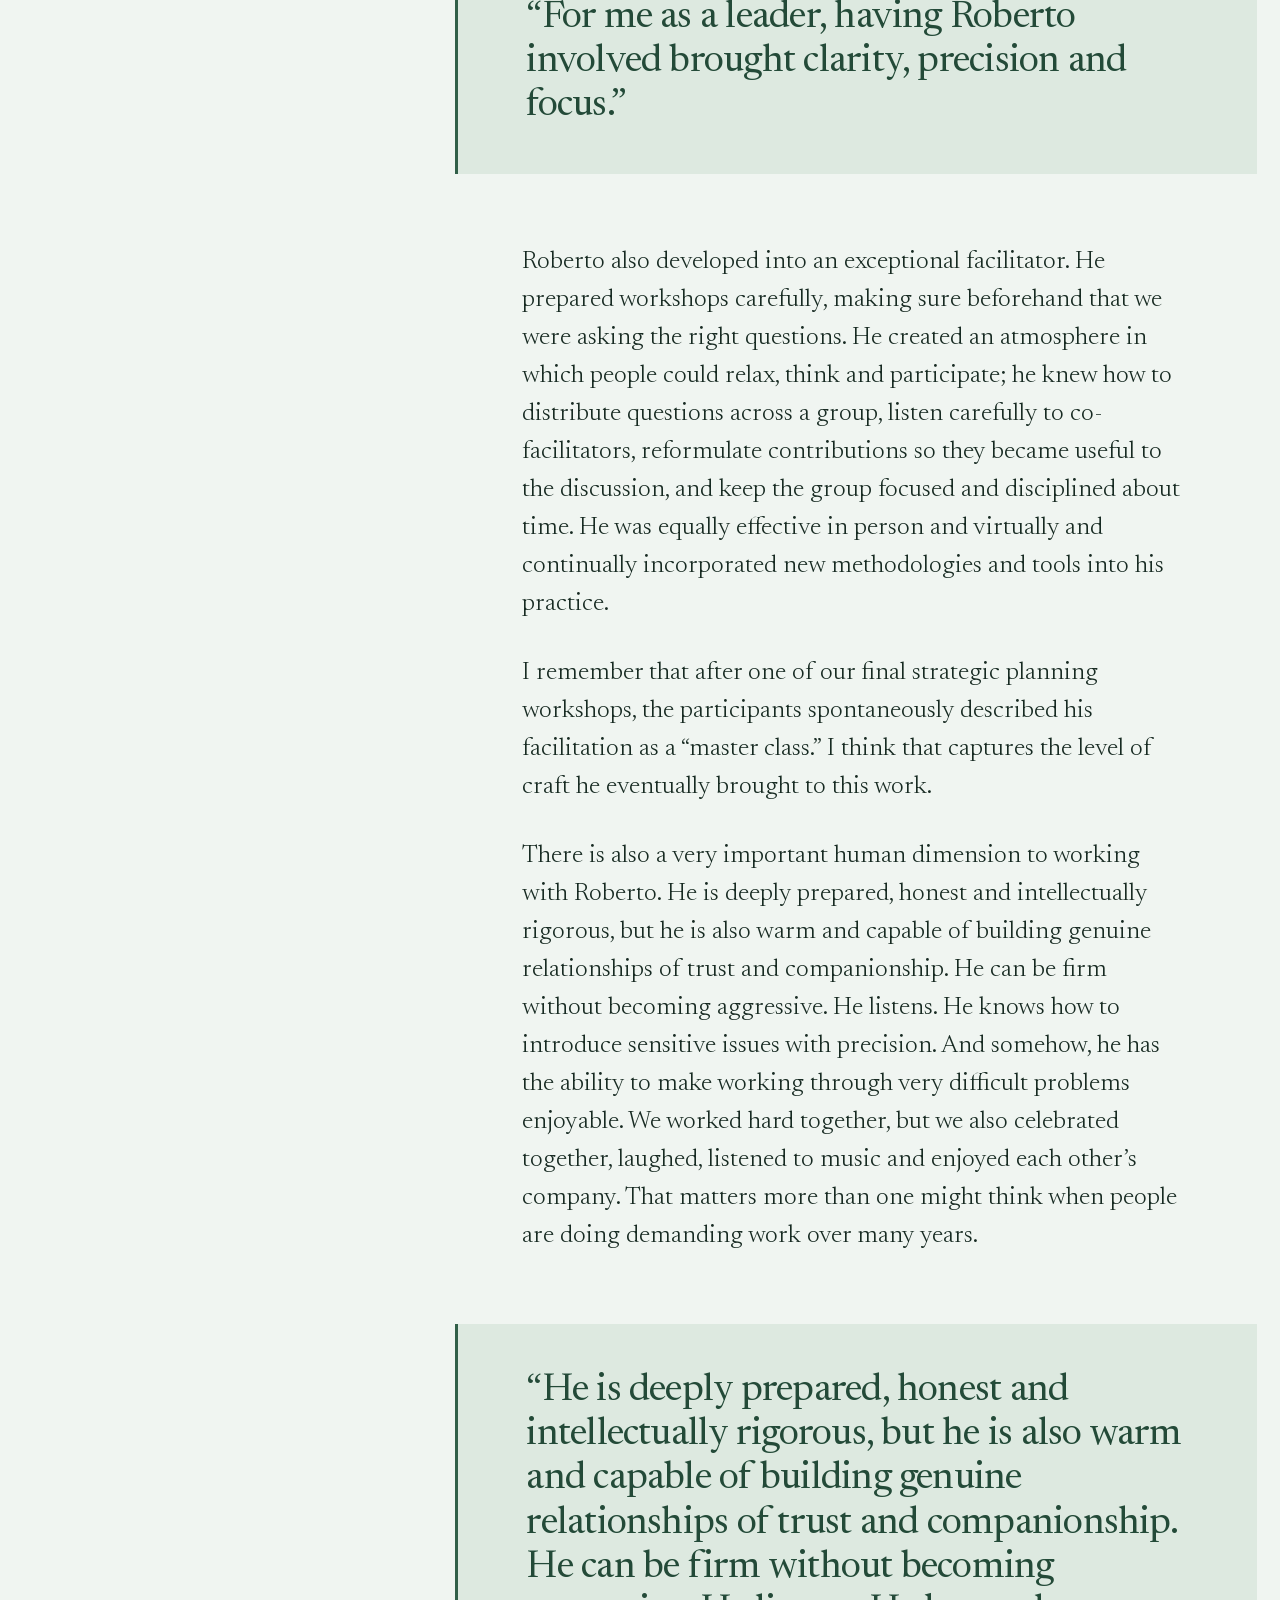
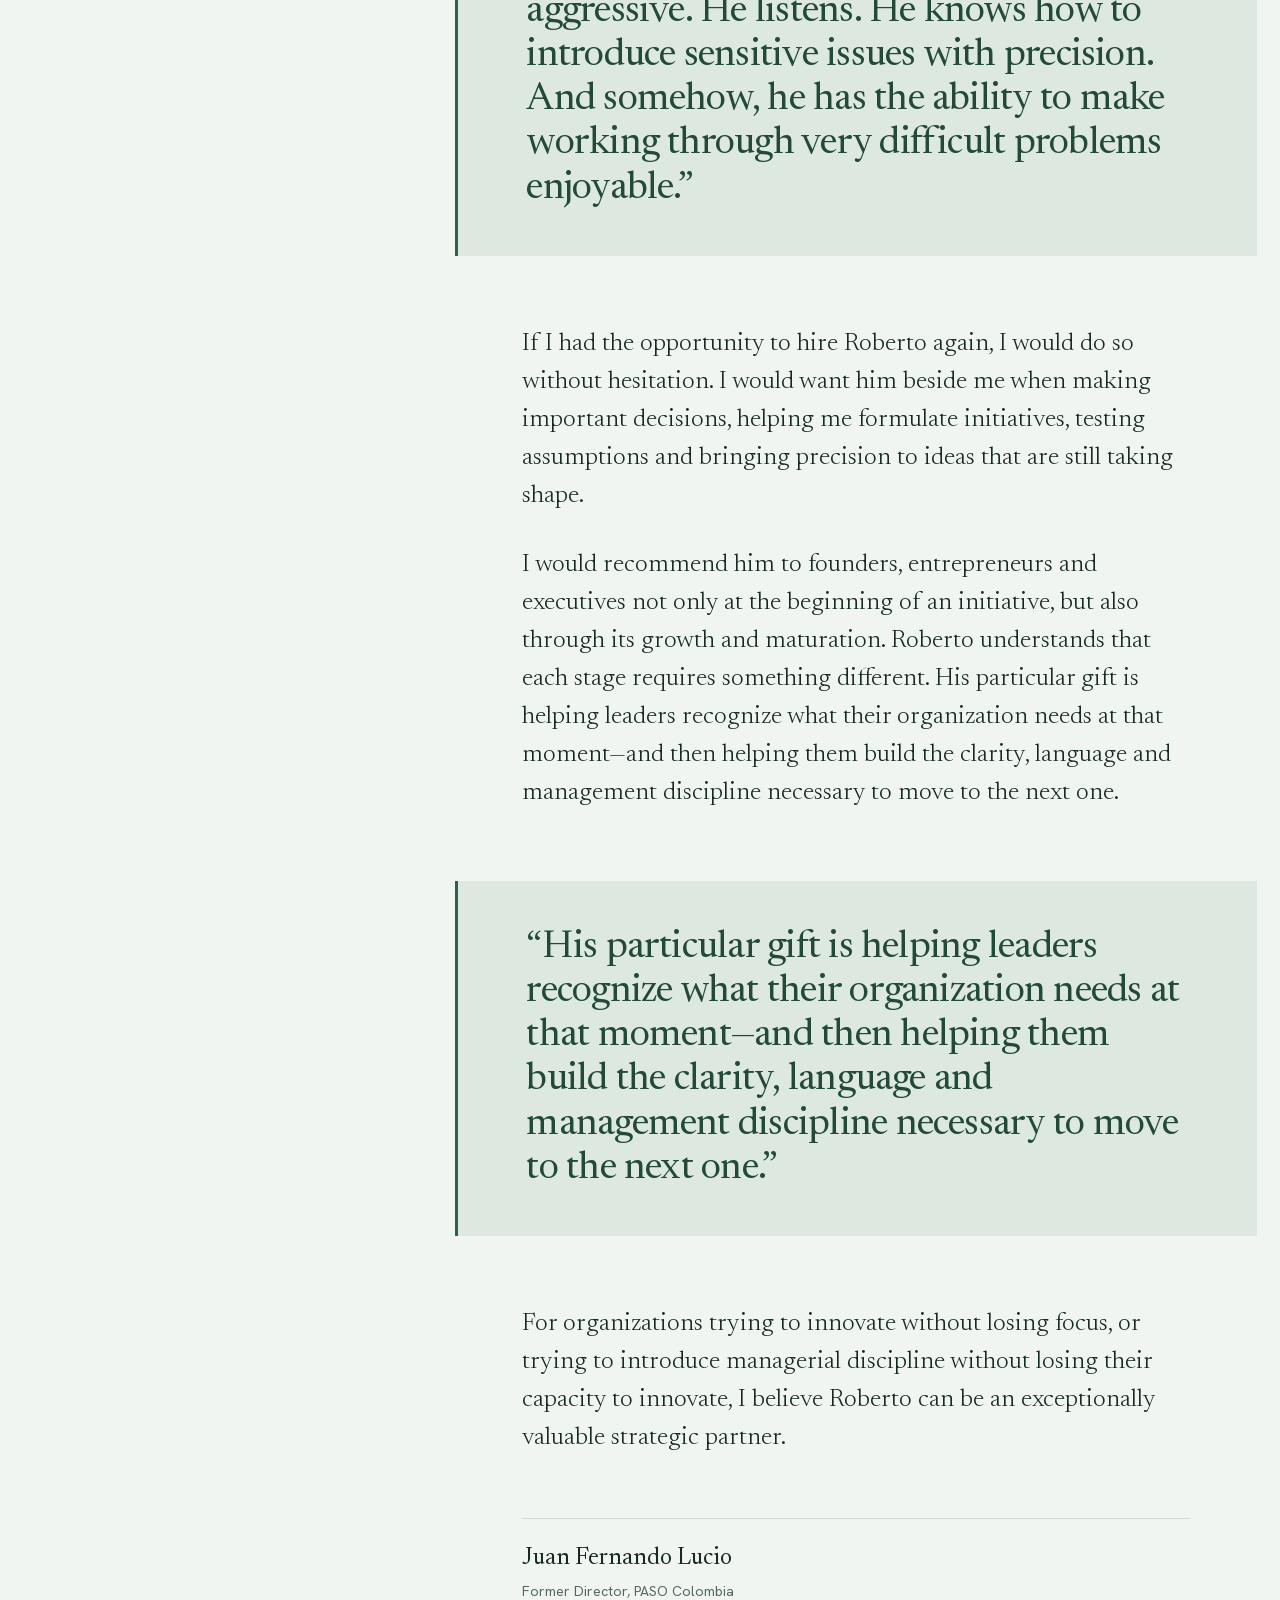
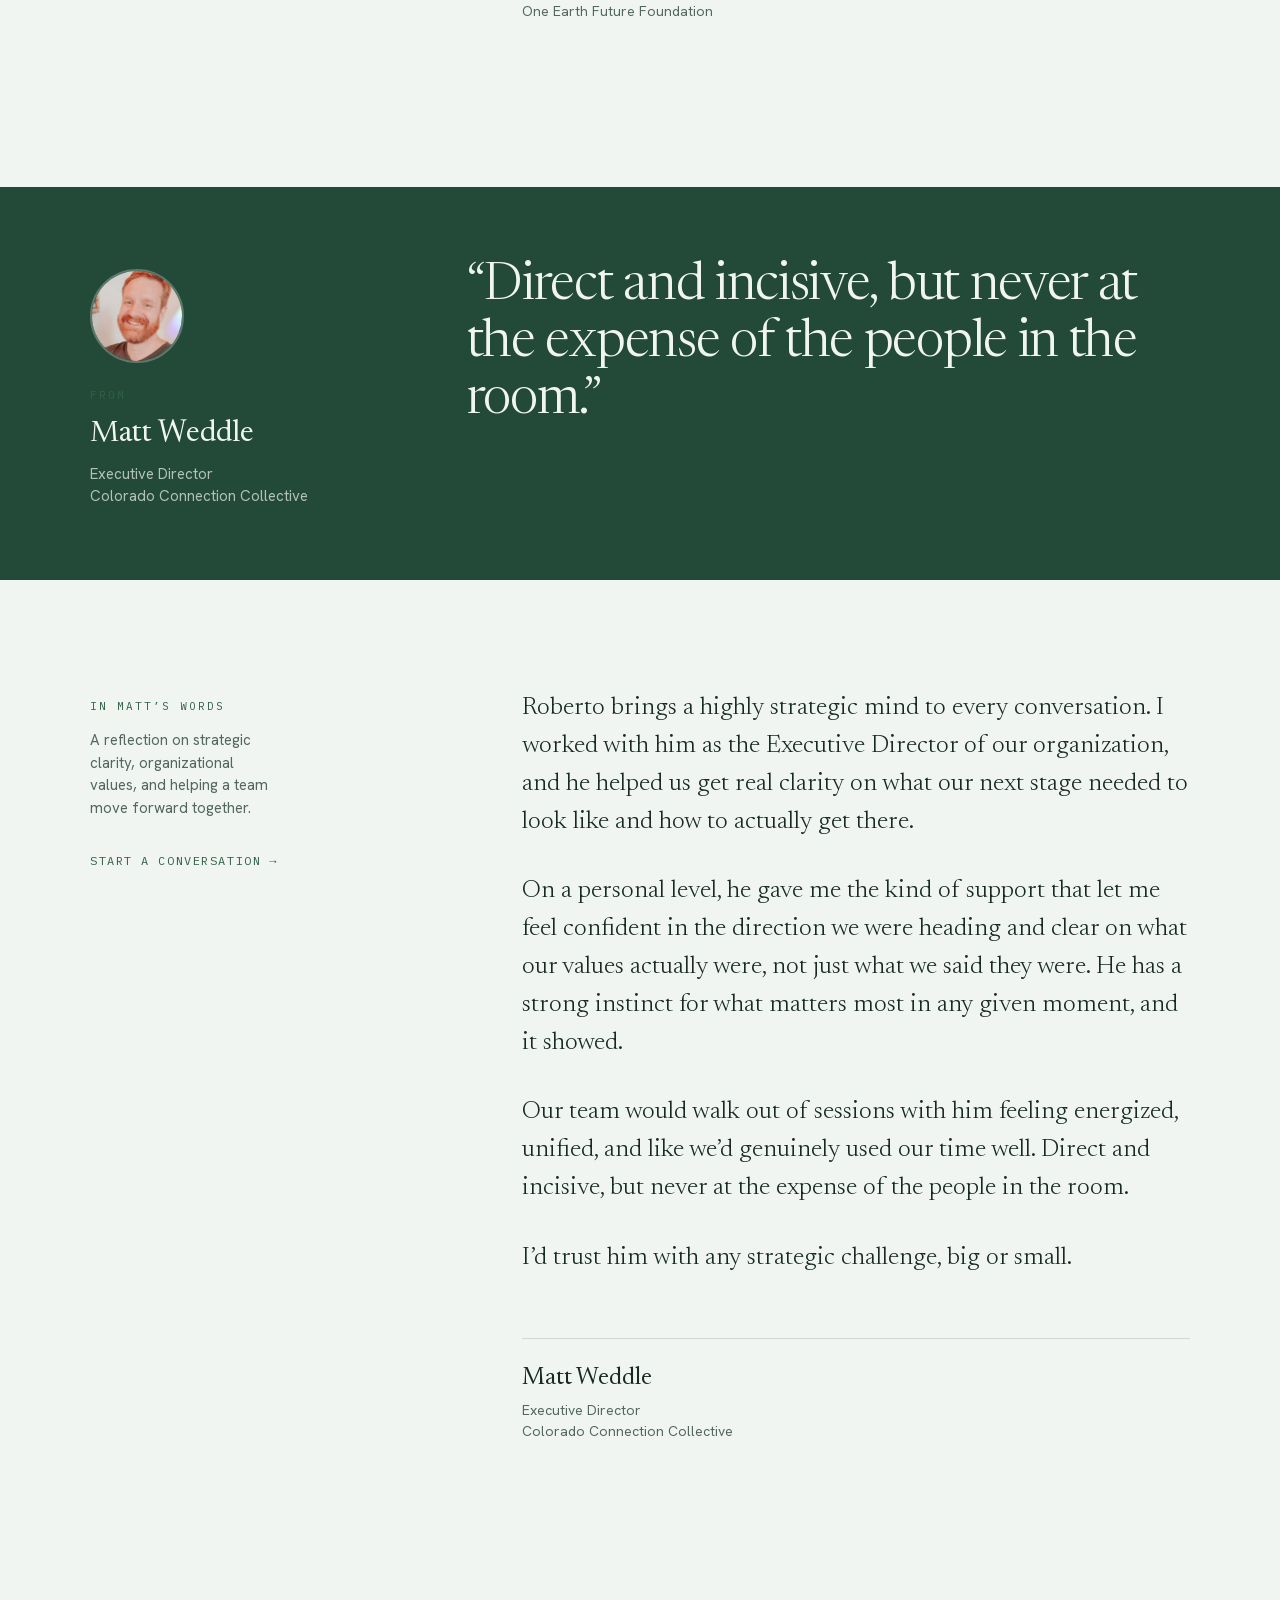
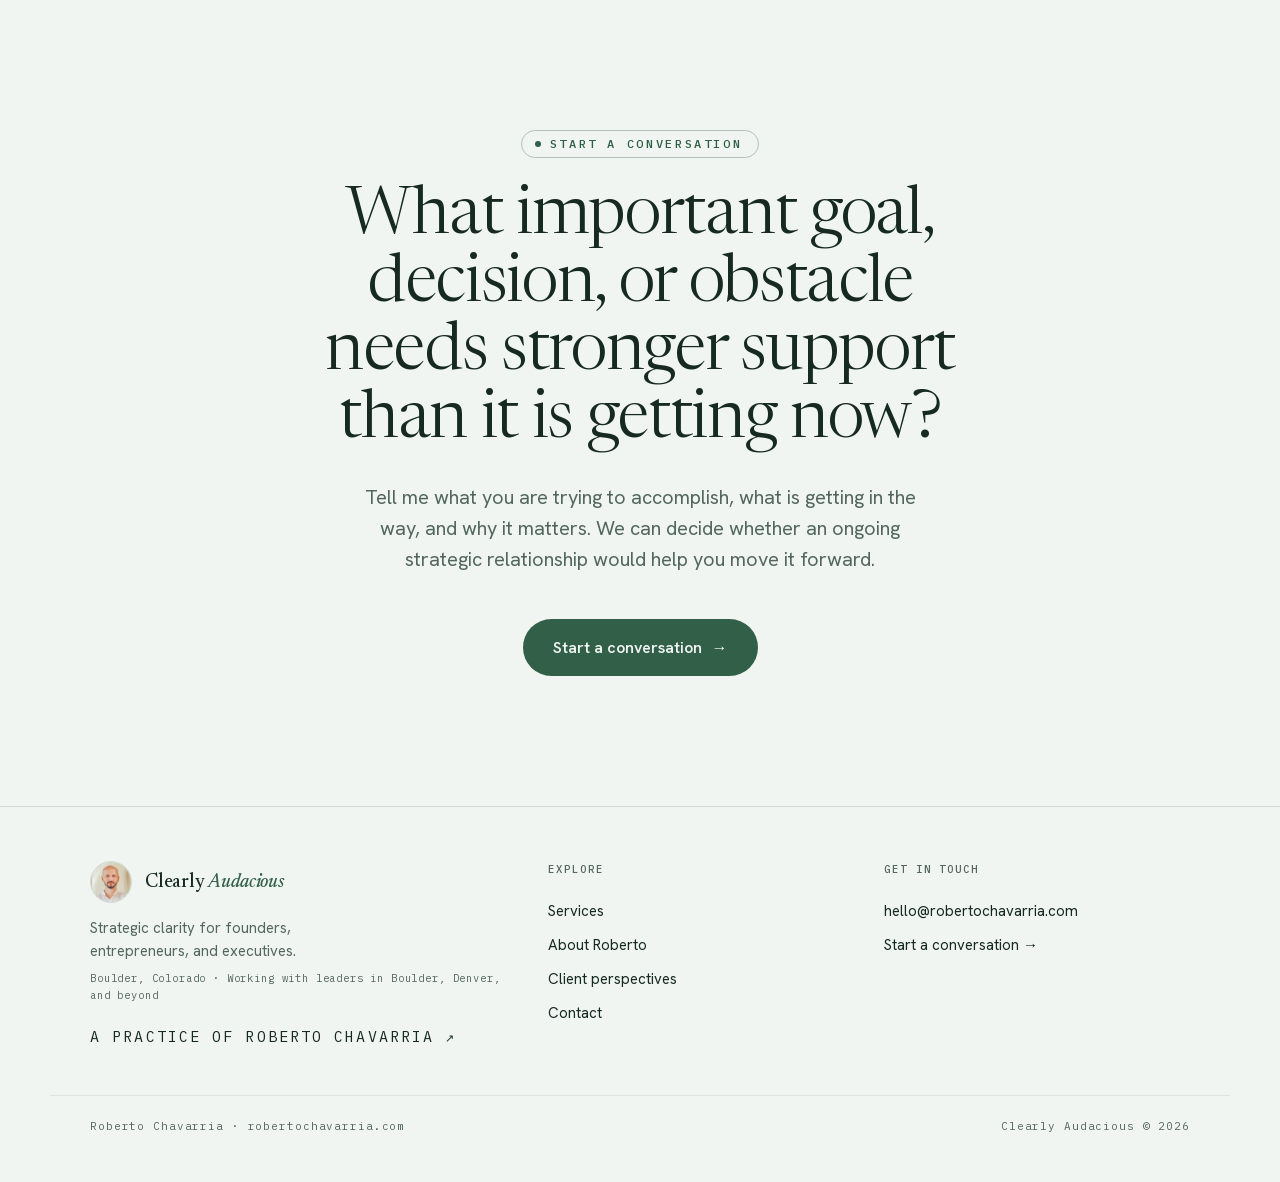
<file: testimonials/index.html>
<!DOCTYPE html>
<html lang="en">
  <head>
    <meta charset="UTF-8">
    <meta name="viewport" content="width=device-width, initial-scale=1.0">
    <meta name="theme-color" content="#f0f5f1">
    <title>Client Perspectives — Clearly Audacious</title>
    <meta name="description" content="Client perspectives on working with Roberto Chavarria as a strategic partner, advisor, and facilitator.">
    <link rel="canonical" href="https://clearlyaudacious.com/testimonials/">
    <meta property="og:type" content="website">
    <meta property="og:title" content="Client Perspectives — Clearly Audacious">
    <meta property="og:description" content="Leaders reflect on working with Roberto Chavarria for strategic clarity, organizational alignment, and forward movement.">
    <meta property="og:url" content="https://clearlyaudacious.com/testimonials/">
    <meta property="og:image" content="https://clearlyaudacious.com/images/og-image-v2.png">
    <meta property="og:image:width" content="1200">
    <meta property="og:image:height" content="630">
    <meta property="og:image:type" content="image/png">
    <meta property="og:image:alt" content="For the vision that feels a little unreasonable — Audacity needs clarity. Clearly Audacious Strategic Clarity Consulting">
    <meta name="twitter:card" content="summary_large_image">
    <meta name="twitter:image" content="https://clearlyaudacious.com/images/og-image-v2.png">
    <meta name="twitter:image:alt" content="For the vision that feels a little unreasonable — Audacity needs clarity. Clearly Audacious Strategic Clarity Consulting">
    <link rel="icon" href="/images/roberto-round.png" type="image/png">
    <link rel="preload" href="/fonts/newsreader-normal-latin.woff2" as="font" type="font/woff2" crossorigin>
    <link rel="preload" href="/fonts/newsreader-italic-latin.woff2" as="font" type="font/woff2" crossorigin>
    <link rel="preload" href="/fonts/hanken-grotesk-latin.woff2" as="font" type="font/woff2" crossorigin>
    <link rel="stylesheet" href="/styles.css?v=11">
    <noscript><style>.reveal { opacity: 1 !important; transform: none !important; } .masthead .eyebrow, .masthead h1, .masthead .standfirst { opacity: 1 !important; transform: none !important; }</style></noscript>
  </head>
  <body data-screen-label="Client Perspectives">
    <nav id="nav">
      <a class="brand" href="/"><span class="brand-name">Clearly <em>Audacious</em></span><span class="brand-sub">Strategic Clarity Consulting</span></a>
      <button type="button" class="nav-toggle" aria-label="Open menu" aria-expanded="false"><span></span><span></span><span></span></button>
      <div class="nav-links">
        <a href="/work/">Services</a><a href="/about/">About</a><a href="/testimonials/">Client perspectives</a><a href="/contact/" class="nav-cta">Start a conversation <span class="arr">→</span></a>
      </div>
    </nav>
    <main>
      <header class="masthead testimonial-masthead" data-screen-label="Testimonial introduction">
        <div class="wrap">
          <span class="eyebrow">Client perspectives</span>
          <h1>What it can be like to have a strategic partner <em>beside you.</em></h1>
          <p class="standfirst">Leaders reflect on what it is like to work with Roberto through consequential decisions, organizational change, and ambitious work.</p>
        </div>
      </header>

      <section id="juan-fernando-lucio" class="testimonial-feature" data-screen-label="Juan Fernando Lucio testimonial highlights">
        <div class="wrap testimonial-feature__grid reveal">
          <div class="testimonial-attribution">
            <img class="testimonial-attribution__portrait" src="/images/juan-fernando-lucio-headshot.jpg?v=2" alt="Juan Fernando Lucio" width="1800" height="1800">
            <span class="lab">From</span>
            <h2>Juan Fernando Lucio</h2>
            <p>Former Director, PASO Colombia<br>One Earth Future Foundation</p>
          </div>
          <blockquote>
            “I would want him beside me when making important decisions, helping me formulate initiatives, testing assumptions and bringing precision to ideas that are still taking shape.”
          </blockquote>
        </div>
      </section>

      <section class="testimonial-reading" data-screen-label="Full testimonial">
        <div class="wrap testimonial-reading__grid">
          <aside class="testimonial-rail reveal">
            <span class="lab">In Juan Fernando’s words</span>
            <p>A reflection on strategy, innovation, facilitation, and the human side of demanding work.</p>
            <a href="/contact/" class="textlink">Start a conversation <span class="arr">→</span></a>
          </aside>
          <article class="testimonial-copy reveal">
            <p>I had the privilege of working closely with Roberto Chavarría for several years at One Earth Future, where I served as Director of PASO Colombia. Roberto became involved with PASO very early in the program’s development, initially supporting us on strategy, monitoring and evaluation, and planning. Over time, however, he became much more than that: he became a true strategic partner to the program and to me as its director.</p>
            <p>PASO was an unusual initiative. We were building and testing a new approach to peacebuilding while simultaneously expanding into some of Colombia’s most conflict-affected territories. Eventually, we worked with close to 1,200 former combatants and supported approximately 140 productive projects. The challenge was not simply to execute activities, but to understand what we were learning from the field, what problems we were actually solving, and how those insights could become a coherent strategy and management system.</p>
            <p>This is where Roberto made an extraordinary contribution.</p>
            <p>He helped us make sense of what we were doing. He worked with us to develop the program’s logical framework, management systems, objectives and indicators, but he did something more important than simply imposing structure. Roberto has a particular ability to make creativity and innovation managerially possible. He can take ideas that are still emerging and help make them actionable, measurable, manageable and shareable without sacrificing what made them innovative in the first place.</p>
            <figure class="testimonial-pullquote">
              <blockquote>“He can take ideas that are still emerging and help make them actionable, measurable, manageable and shareable without sacrificing what made them innovative in the first place.”</blockquote>
            </figure>
            <p>One example was the development of our Escuelas Rurales Alternativas (ERAs), platforms that brought communities, former combatants, businesses, government institutions and other stakeholders together around productive projects and new forms of collaboration. We knew something important was happening through the ERAs, but explaining exactly what they did and why they mattered was much more difficult.</p>
            <p>Roberto visited the work in the field and kept asking questions: What is the ERA actually doing? What value is it creating? What problem is PASO ultimately trying to solve?</p>
            <p>I remember particularly a working session in Cali where those conversations helped us identify something fundamental: one of the central problems affecting the implementation of peace was the weakness of delivery in the “last mile.” Communities were simply not seeing institutions, resources and opportunities come together in ways that solved their problems. We came to understand that an essential part of PASO’s value was its ability to make things happen in that last mile. That insight helped us explain and develop the program much more clearly.</p>
            <p>This was characteristic of working with Roberto. He could challenge us without ever making us feel that he was simply criticizing the program. When he disagreed, he often turned his doubts into questions. He knew when a discussion was losing focus and was not afraid to bring it back to what mattered. His questioning always felt motivated by the same purpose we had: making the program better.</p>
            <figure class="testimonial-pullquote">
              <blockquote>“He could challenge us without ever making us feel that he was simply criticizing the program. When he disagreed, he often turned his doubts into questions. He knew when a discussion was losing focus and was not afraid to bring it back to what mattered.”</blockquote>
            </figure>
            <p>For me as a leader, having Roberto involved brought clarity, precision and focus. As PASO became increasingly complex, he helped us develop a common managerial language and systems of coordination that allowed innovation to coexist with accountability and disciplined execution. He was also someone with whom we could explore difficult or unconventional ideas—including ideas that the broader organization was not necessarily ready to embrace. Some of those conversations contributed to PASO eventually expanding its work into areas such as illicit-crop substitution.</p>
            <figure class="testimonial-pullquote">
              <blockquote>“For me as a leader, having Roberto involved brought clarity, precision and focus.”</blockquote>
            </figure>
            <p>Roberto also developed into an exceptional facilitator. He prepared workshops carefully, making sure beforehand that we were asking the right questions. He created an atmosphere in which people could relax, think and participate; he knew how to distribute questions across a group, listen carefully to co-facilitators, reformulate contributions so they became useful to the discussion, and keep the group focused and disciplined about time. He was equally effective in person and virtually and continually incorporated new methodologies and tools into his practice.</p>
            <p>I remember that after one of our final strategic planning workshops, the participants spontaneously described his facilitation as a “master class.” I think that captures the level of craft he eventually brought to this work.</p>
            <p>There is also a very important human dimension to working with Roberto. He is deeply prepared, honest and intellectually rigorous, but he is also warm and capable of building genuine relationships of trust and companionship. He can be firm without becoming aggressive. He listens. He knows how to introduce sensitive issues with precision. And somehow, he has the ability to make working through very difficult problems enjoyable. We worked hard together, but we also celebrated together, laughed, listened to music and enjoyed each other’s company. That matters more than one might think when people are doing demanding work over many years.</p>
            <figure class="testimonial-pullquote">
              <blockquote>“He is deeply prepared, honest and intellectually rigorous, but he is also warm and capable of building genuine relationships of trust and companionship. He can be firm without becoming aggressive. He listens. He knows how to introduce sensitive issues with precision. And somehow, he has the ability to make working through very difficult problems enjoyable.”</blockquote>
            </figure>
            <p>If I had the opportunity to hire Roberto again, I would do so without hesitation. I would want him beside me when making important decisions, helping me formulate initiatives, testing assumptions and bringing precision to ideas that are still taking shape.</p>
            <p>I would recommend him to founders, entrepreneurs and executives not only at the beginning of an initiative, but also through its growth and maturation. Roberto understands that each stage requires something different. His particular gift is helping leaders recognize what their organization needs at that moment—and then helping them build the clarity, language and management discipline necessary to move to the next one.</p>
            <figure class="testimonial-pullquote">
              <blockquote>“His particular gift is helping leaders recognize what their organization needs at that moment—and then helping them build the clarity, language and management discipline necessary to move to the next one.”</blockquote>
            </figure>
            <p>For organizations trying to innovate without losing focus, or trying to introduce managerial discipline without losing their capacity to innovate, I believe Roberto can be an exceptionally valuable strategic partner.</p>
            <footer class="testimonial-signoff">Juan Fernando Lucio<br><span>Former Director, PASO Colombia<br>One Earth Future Foundation</span></footer>
          </article>
        </div>
      </section>

      <section id="matt-weddle" class="testimonial-feature testimonial-feature--signal" data-screen-label="Matt Weddle testimonial highlights">
        <div class="wrap testimonial-feature__grid reveal">
          <div class="testimonial-attribution">
            <img class="testimonial-attribution__portrait" src="/images/mat-weddle-headshot.jpg" alt="Matt Weddle" width="925" height="725">
            <span class="lab">From</span>
            <h2>Matt Weddle</h2>
            <p>Executive Director<br>Colorado Connection Collective</p>
          </div>
          <blockquote>
            “Direct and incisive, but never at the expense of the people in the room.”
          </blockquote>
        </div>
      </section>

      <section class="testimonial-reading" data-screen-label="Matt Weddle full testimonial">
        <div class="wrap testimonial-reading__grid">
          <aside class="testimonial-rail reveal">
            <span class="lab">In Matt’s words</span>
            <p>A reflection on strategic clarity, organizational values, and helping a team move forward together.</p>
            <a href="/contact/" class="textlink">Start a conversation <span class="arr">→</span></a>
          </aside>
          <article class="testimonial-copy reveal">
            <p>Roberto brings a highly strategic mind to every conversation. I worked with him as the Executive Director of our organization, and he helped us get real clarity on what our next stage needed to look like and how to actually get there.</p>
            <p>On a personal level, he gave me the kind of support that let me feel confident in the direction we were heading and clear on what our values actually were, not just what we said they were. He has a strong instinct for what matters most in any given moment, and it showed.</p>
            <p>Our team would walk out of sessions with him feeling energized, unified, and like we’d genuinely used our time well. Direct and incisive, but never at the expense of the people in the room.</p>
            <p>I’d trust him with any strategic challenge, big or small.</p>
            <footer class="testimonial-signoff">Matt Weddle<br><span>Executive Director<br>Colorado Connection Collective</span></footer>
          </article>
        </div>
      </section>

      <section class="page-cta" data-screen-label="Start a conversation">
        <div class="wrap reveal">
          <span class="eyebrow">Start a conversation</span>
          <h2>What important goal, decision, or obstacle needs stronger support than it is getting now?</h2>
          <p>Tell me what you are trying to accomplish, what is getting in the way, and why it matters. We can decide whether an ongoing strategic relationship would help you move it forward.</p>
          <div class="hero-actions"><a href="/contact/" class="btn">Start a conversation <span class="arr">→</span></a></div>
        </div>
      </section>
    </main>
    <footer>
      <div class="wrap"><div class="foot">
        <div class="foot-col foot-brandcol"><div class="foot-id"><img src="/images/roberto-round.png" alt="Roberto Chavarria"><div class="brand"><span class="brand-name">Clearly <em>Audacious</em></span></div></div><p class="foot-tagline">Strategic clarity for founders, entrepreneurs, and executives.</p><p class="foot-location">Boulder, Colorado · Working with leaders in Boulder, Denver, and beyond</p><a class="foot-practice" href="https://robertochavarria.com" target="_blank" rel="noopener">A practice of Roberto Chavarria <span class="arr">↗</span></a></div>
        <div class="foot-col"><h2>Explore</h2><a href="/work/">Services</a><a href="/about/">About Roberto</a><a href="/testimonials/">Client perspectives</a><a href="/contact/">Contact</a></div>
        <div class="foot-col"><h2>Get in touch</h2><a href="mailto:hello@robertochavarria.com">hello@robertochavarria.com</a><a href="/contact/">Start a conversation →</a></div>
      </div></div>
      <div class="foot-base"><div>Roberto Chavarria · robertochavarria.com</div><div>Clearly Audacious © 2026</div></div>
    </footer>
    <script src="/site.js?v=2"></script>
  </body>
</html>
</file>
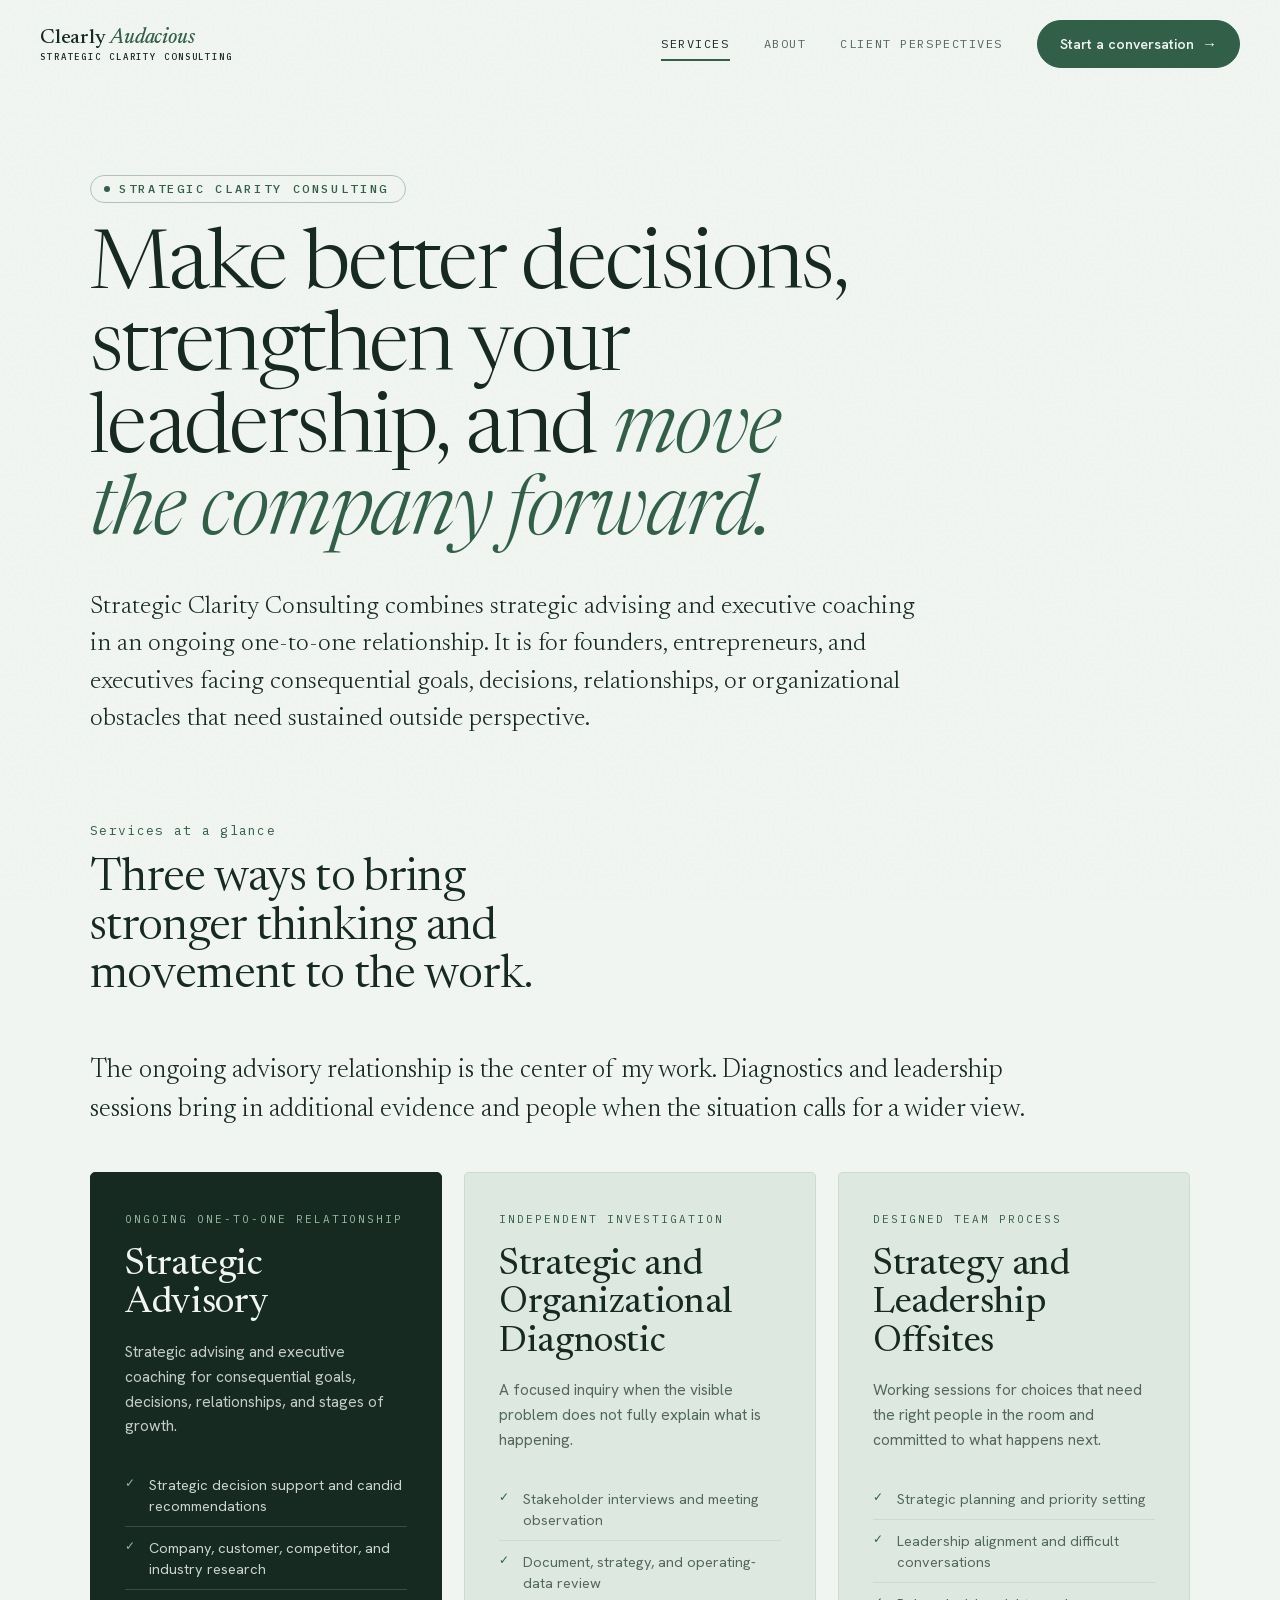
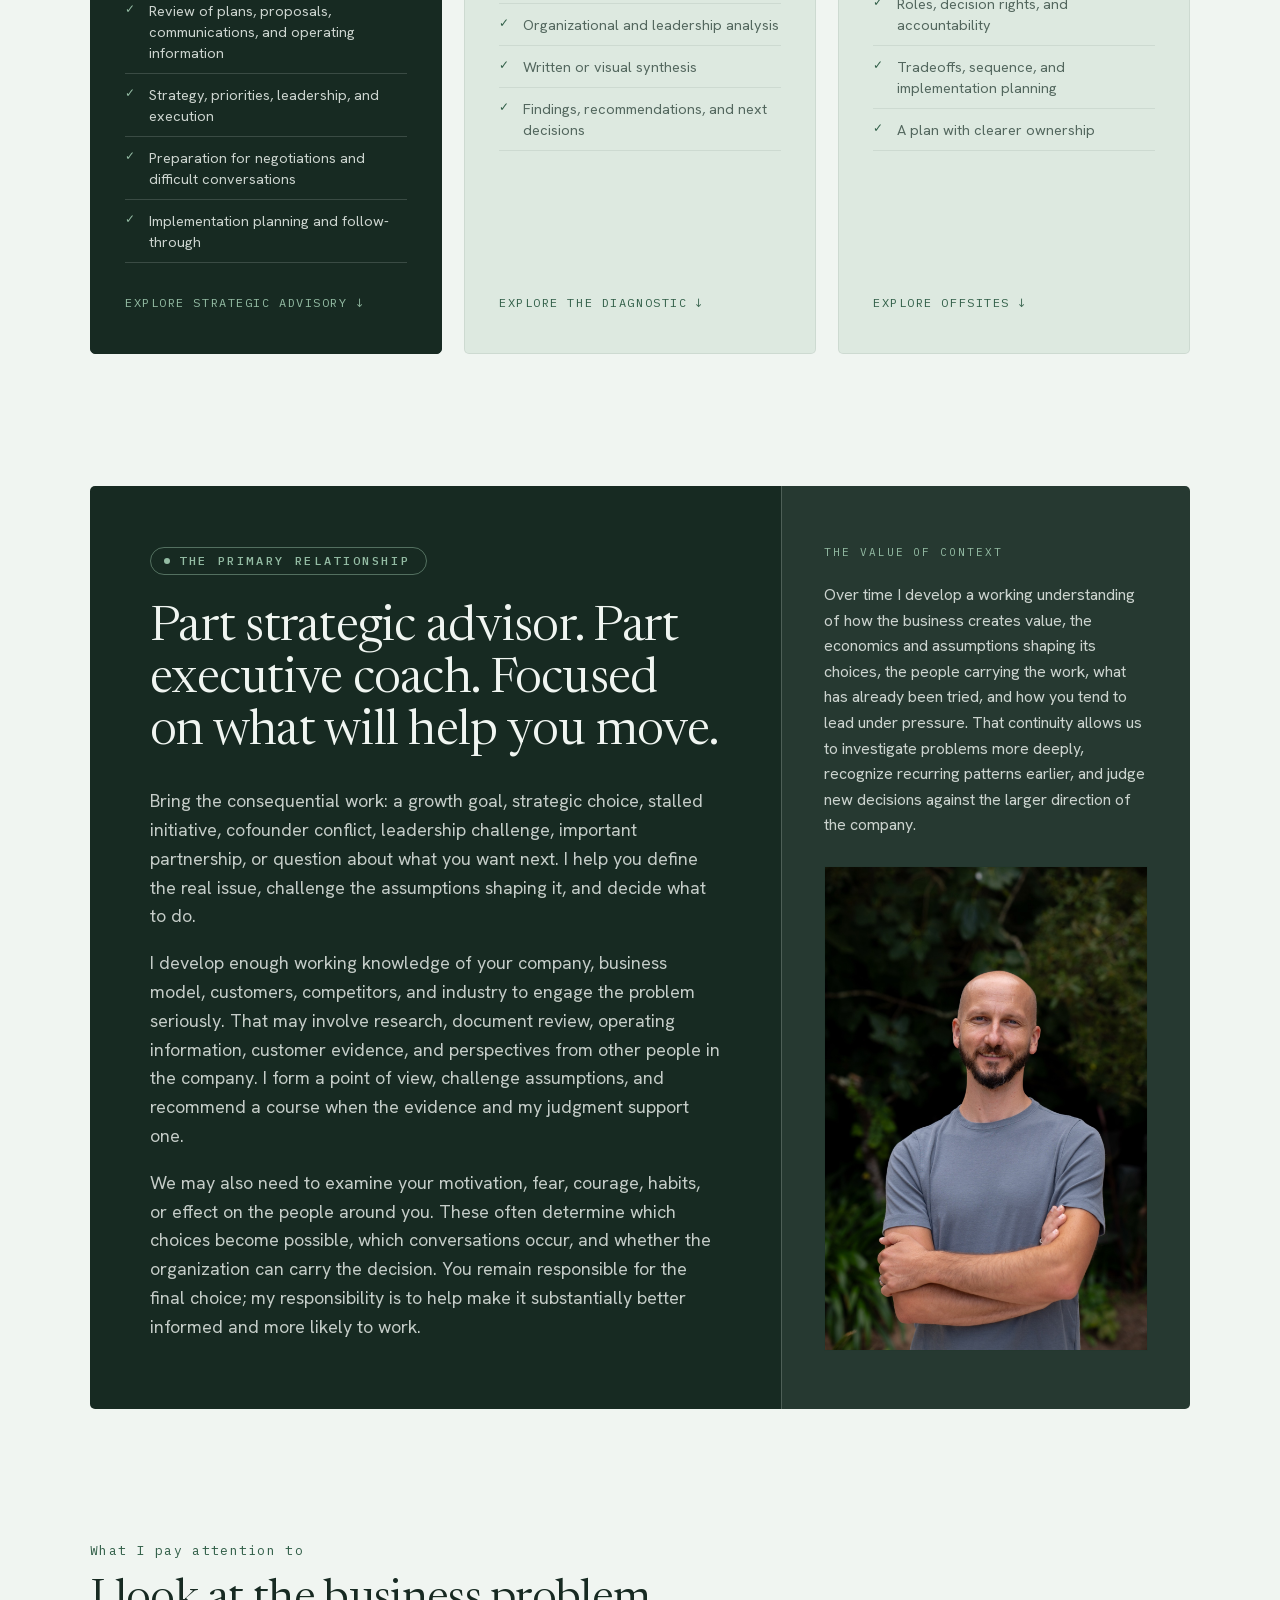
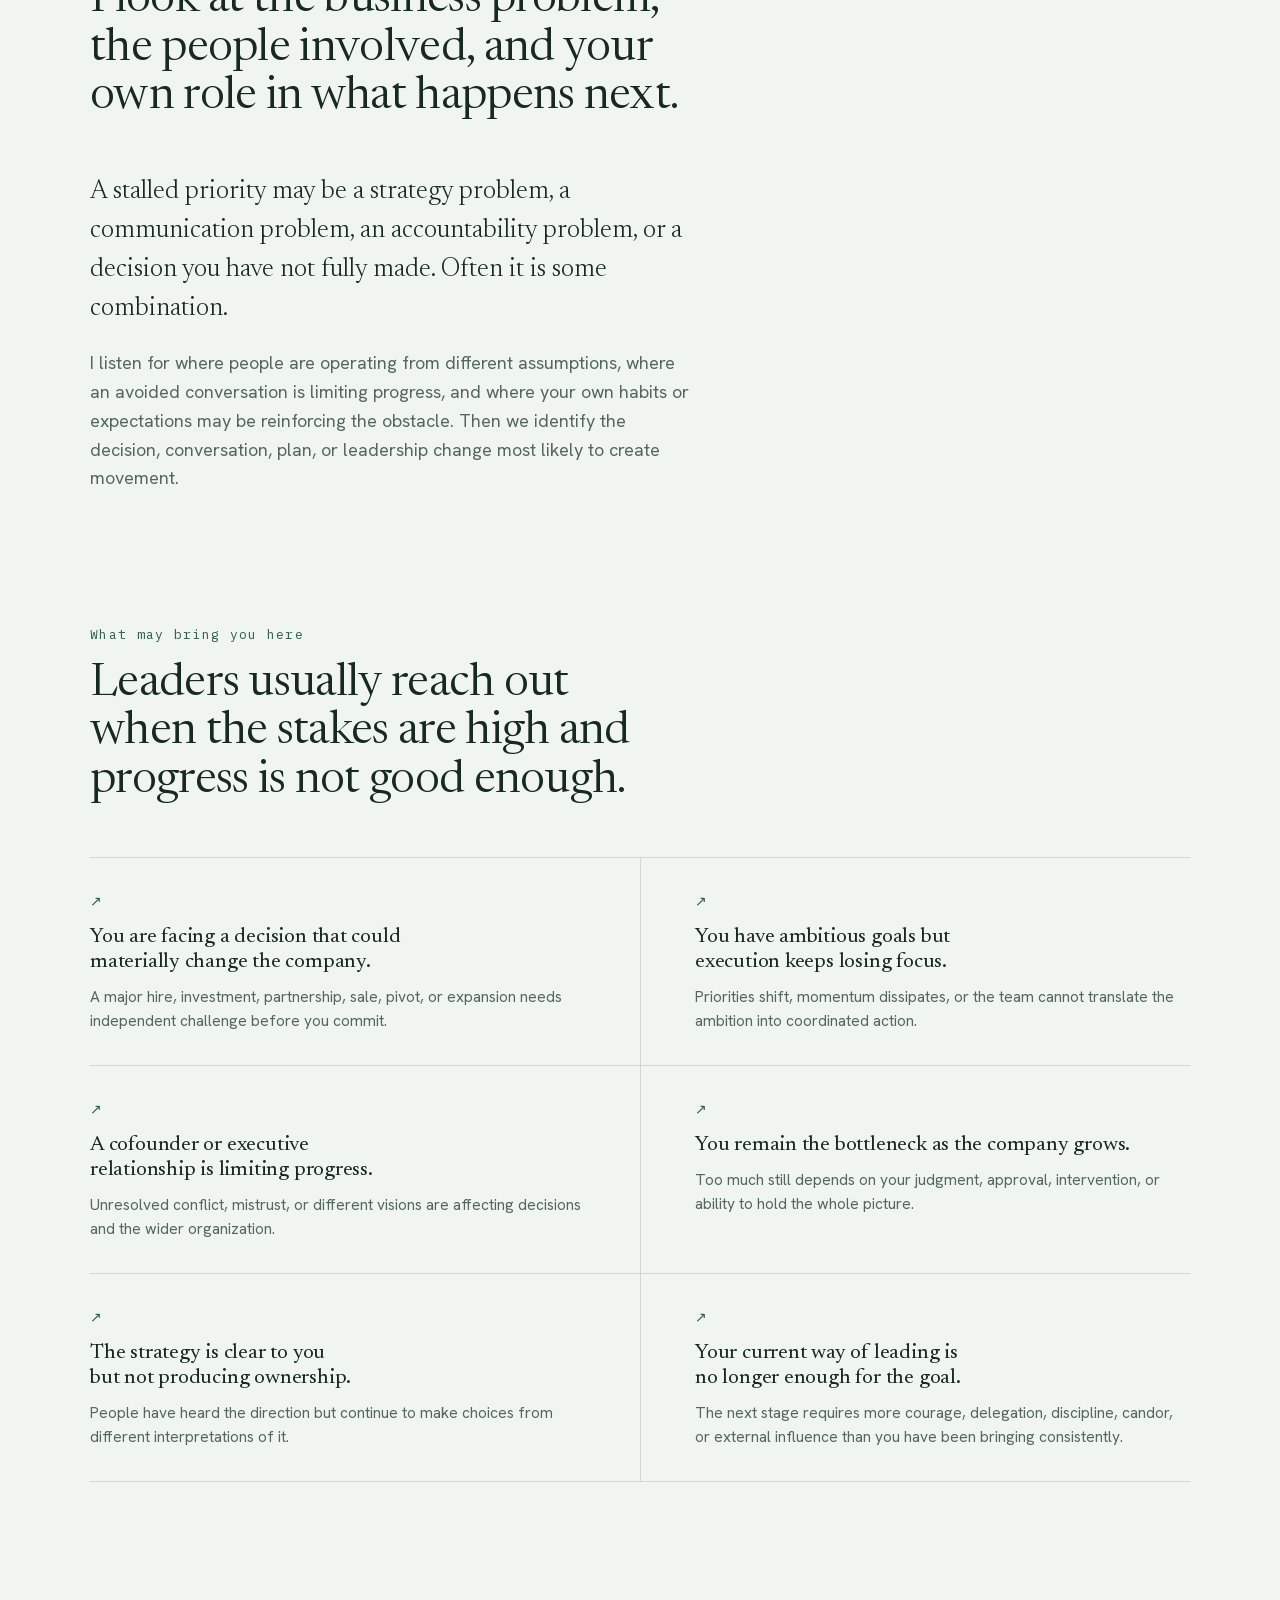
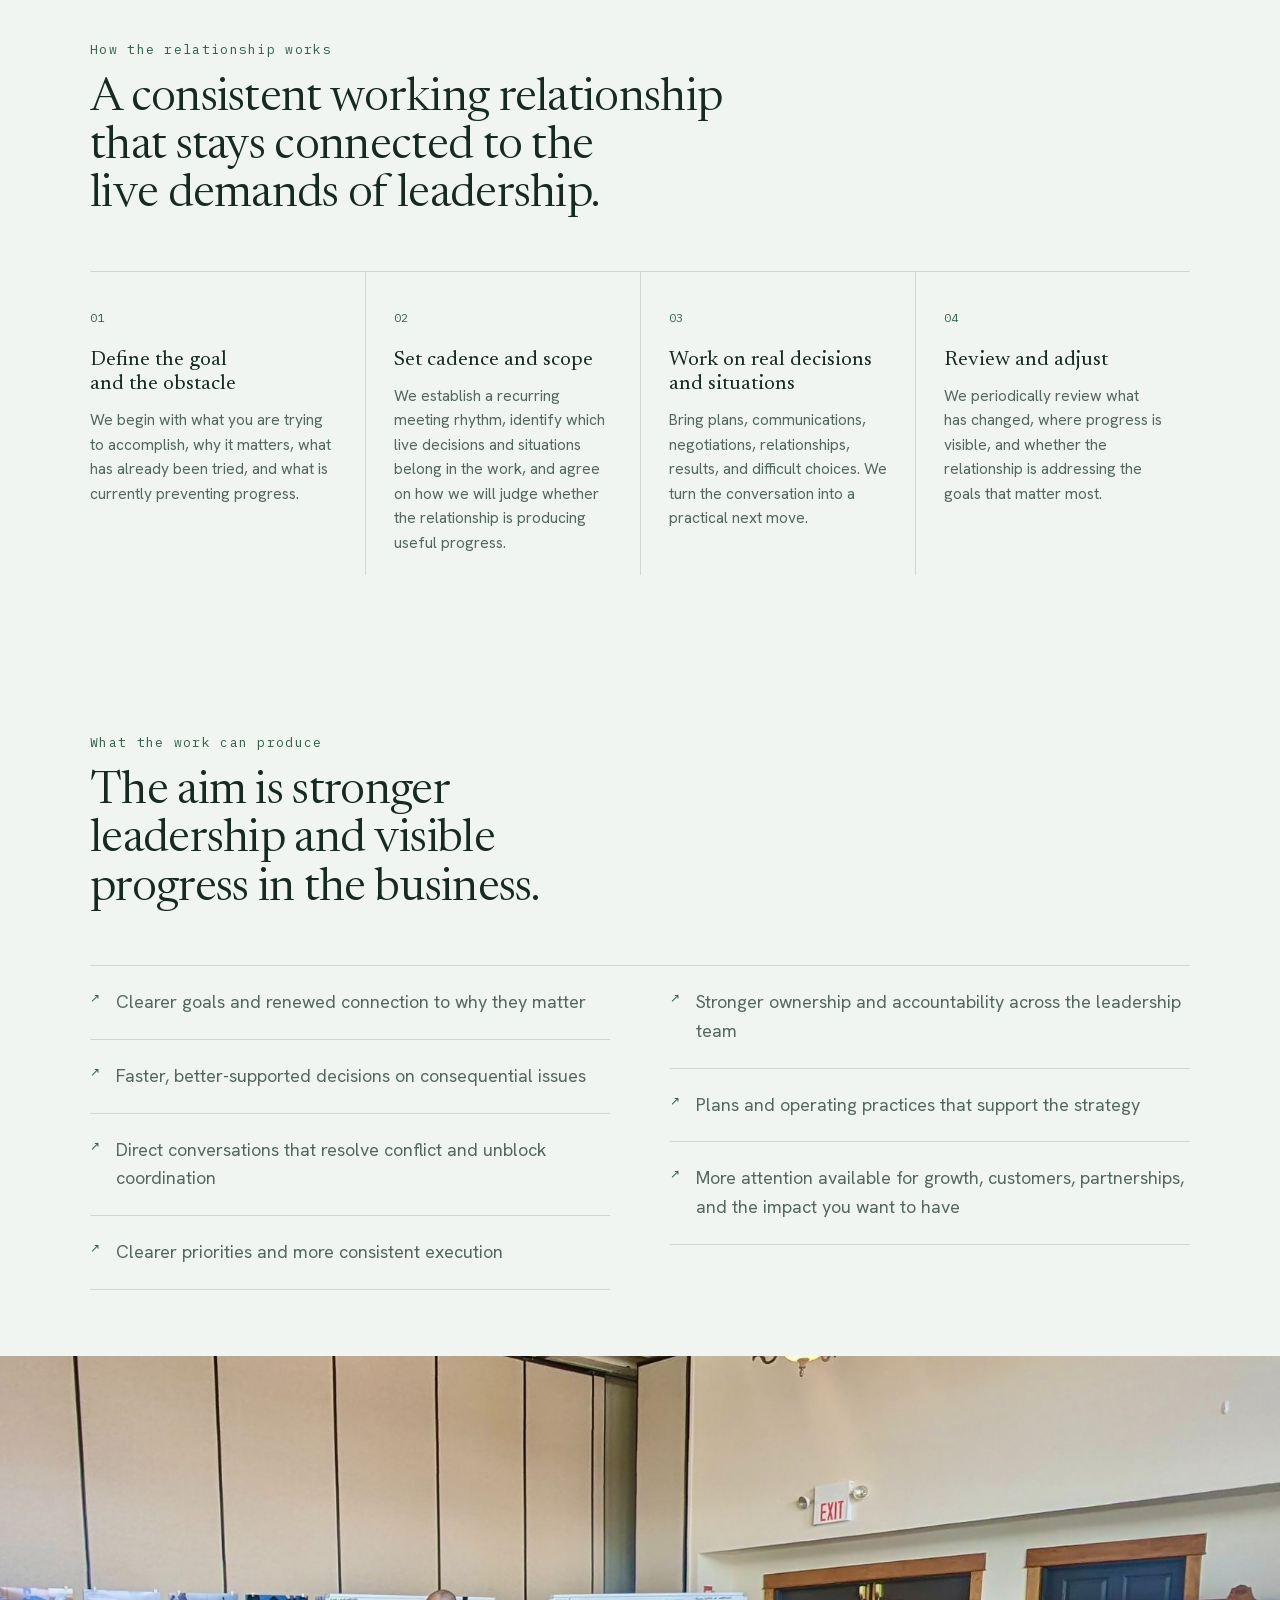
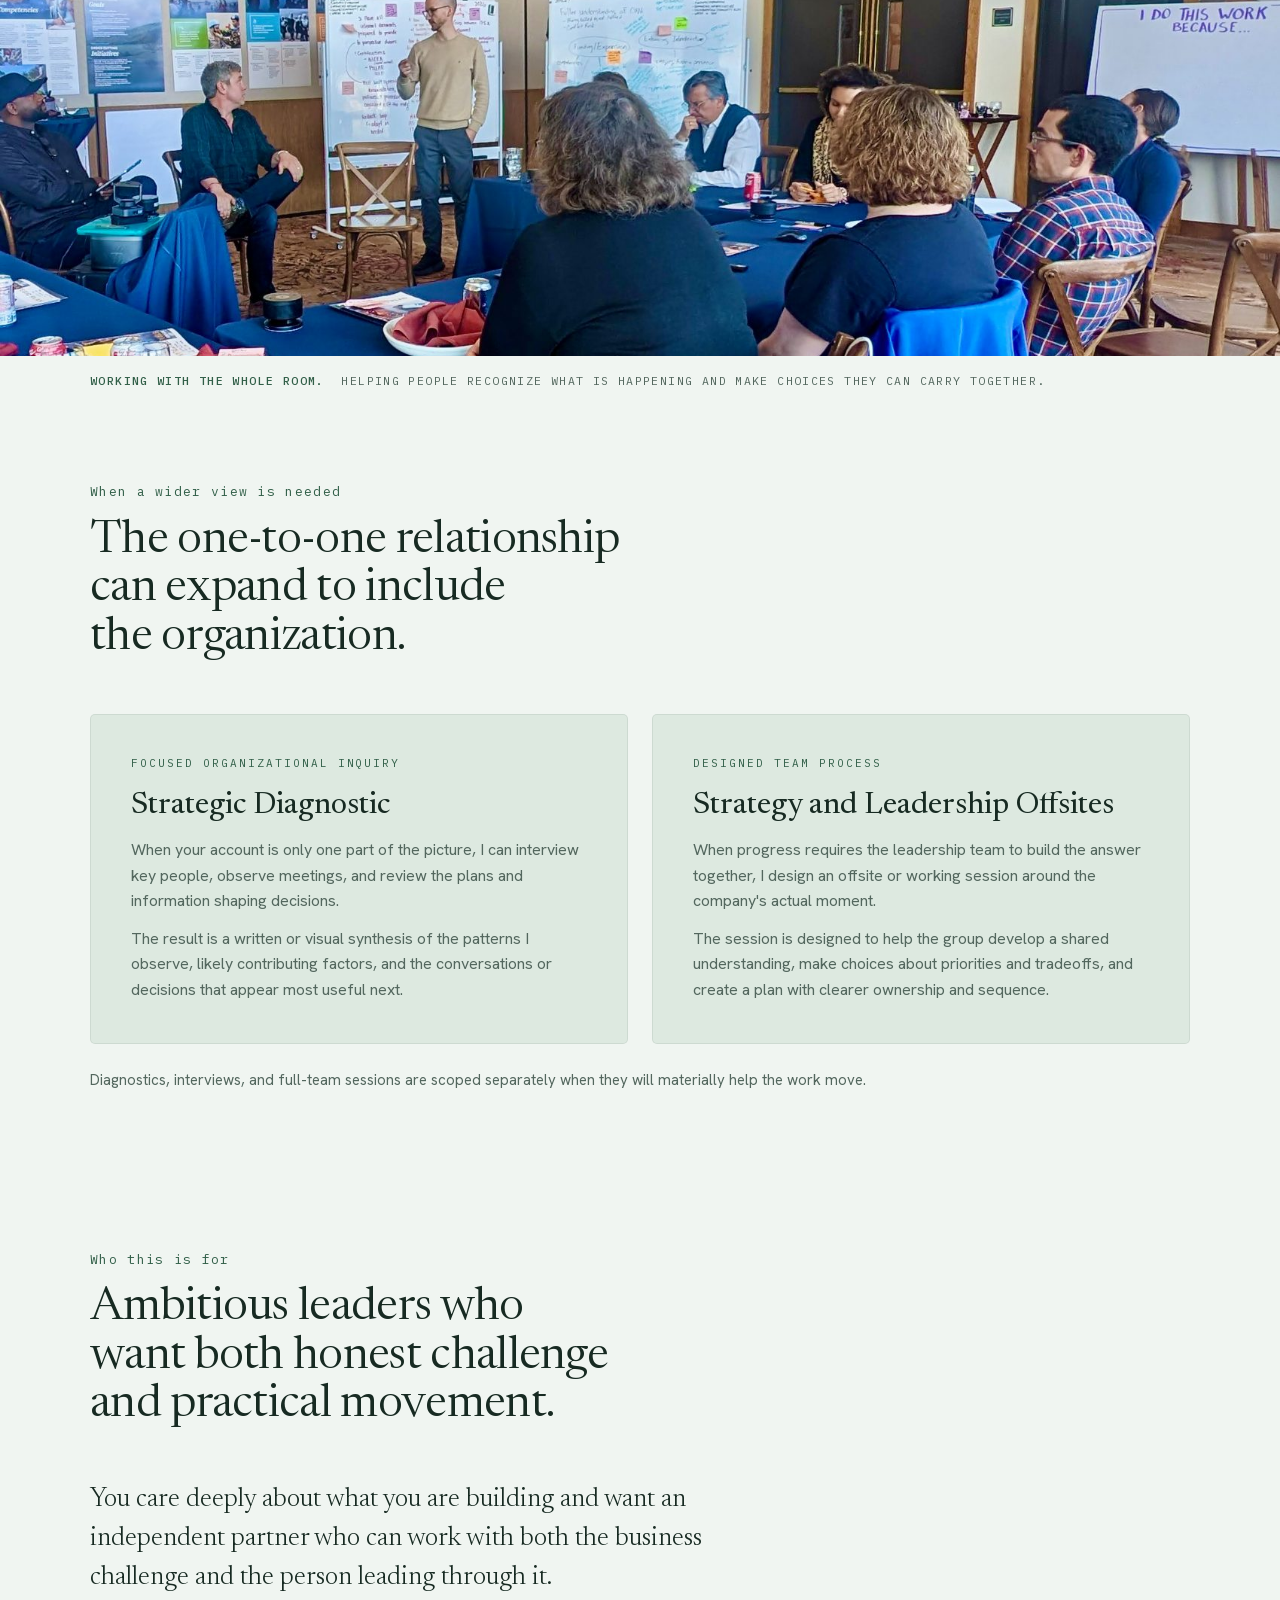
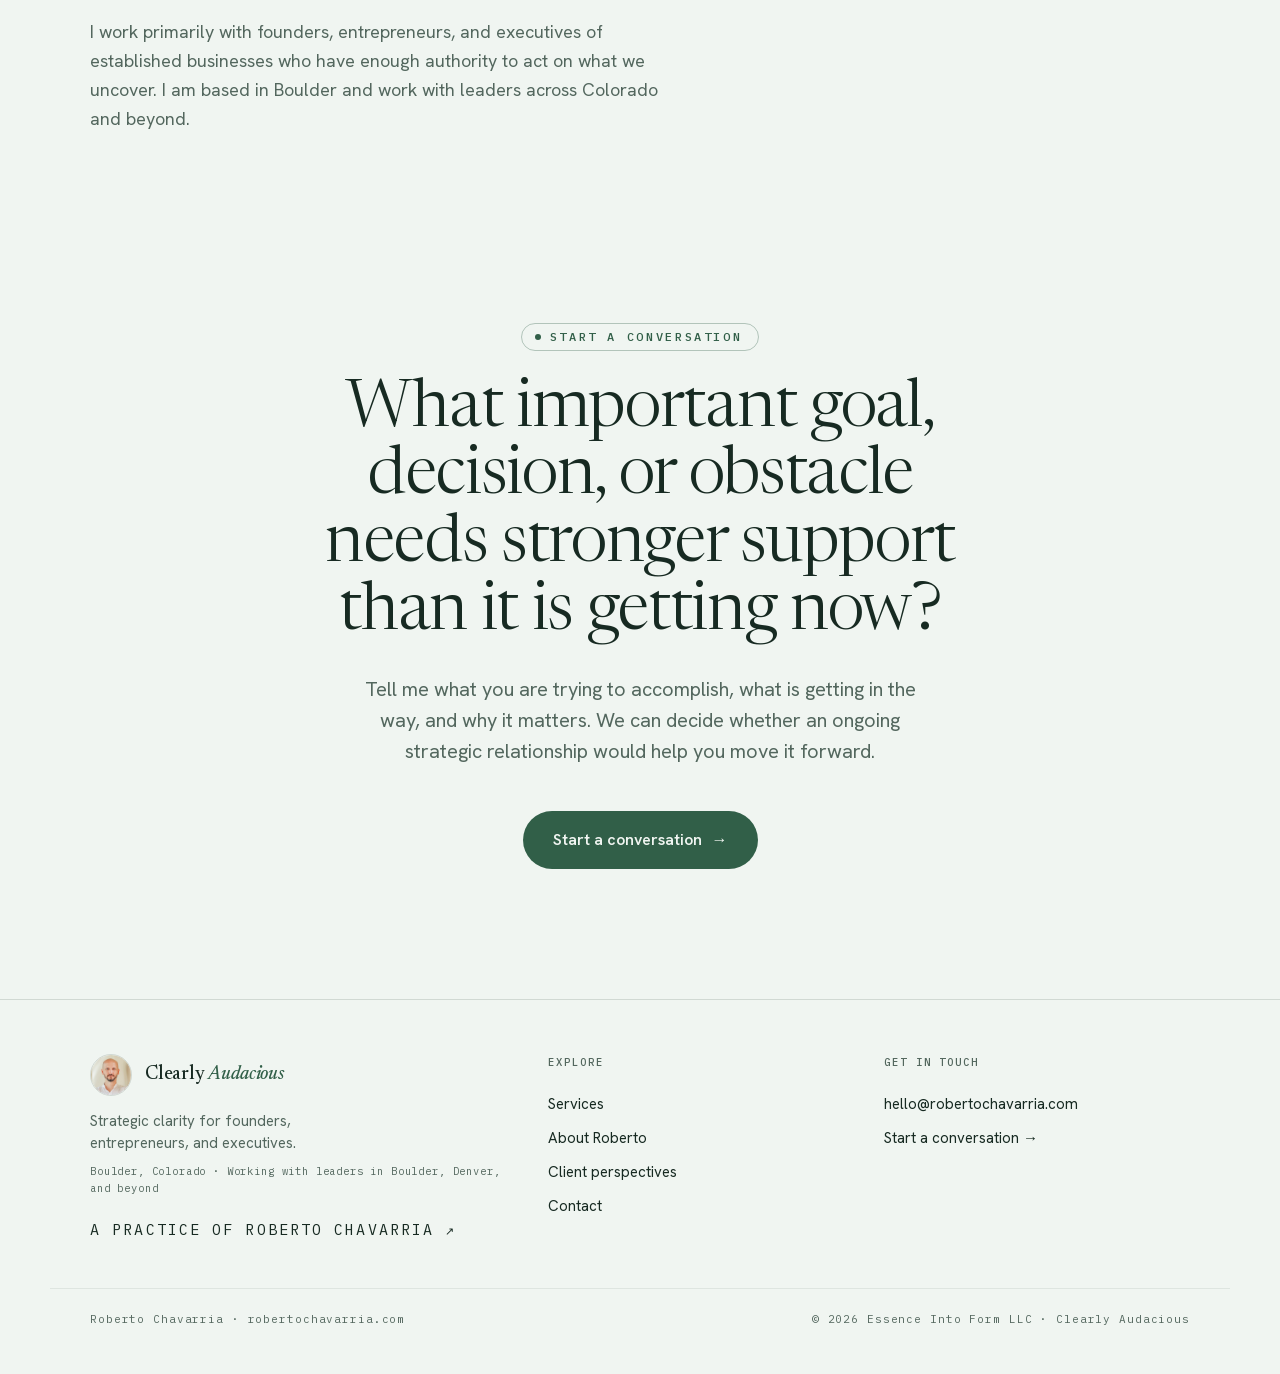
<file: work/index.html>
<!DOCTYPE html>
<html lang="en">
  <head>
    <meta charset="UTF-8">
    <meta name="viewport" content="width=device-width, initial-scale=1.0">
    <meta name="theme-color" content="#f0f5f1">
    <title>Services — Clearly Audacious</title>
    <meta
      name="description"
      content="Ongoing strategic advising and executive coaching for founders, entrepreneurs, and executives working through consequential goals, decisions, relationships, and stages of growth."
   >
    <link
      rel="canonical"
      href="https://clearlyaudacious.com/work/"
   >
    <meta property="og:type" content="website">
    <meta property="og:title" content="Services — Clearly Audacious">
    <meta
      property="og:description"
      content="Ongoing strategic advising and executive coaching for founders, entrepreneurs, and executives facing consequential goals, decisions, relationships, and stages of growth."
   >
    <meta
      property="og:url"
      content="https://clearlyaudacious.com/work/"
   >
    <meta
      property="og:image"
      content="https://clearlyaudacious.com/images/og-image-v2.png"
   >
    <meta property="og:image:width" content="1200">
    <meta property="og:image:height" content="630">
    <meta property="og:image:type" content="image/png">
    <meta property="og:image:alt" content="For the vision that feels a little unreasonable — Audacity needs clarity. Clearly Audacious Strategic Clarity Consulting">
    <meta name="twitter:card" content="summary_large_image">
    <meta name="twitter:image" content="https://clearlyaudacious.com/images/og-image-v2.png">
    <meta name="twitter:image:alt" content="For the vision that feels a little unreasonable — Audacity needs clarity. Clearly Audacious Strategic Clarity Consulting">
    <link rel="icon" href="/assets/favicon.svg" type="image/svg+xml">
    <link rel="preload" href="/fonts/newsreader-normal-latin.woff2" as="font" type="font/woff2" crossorigin>
    <link rel="preload" href="/fonts/newsreader-italic-latin.woff2" as="font" type="font/woff2" crossorigin>
    <link rel="preload" href="/fonts/hanken-grotesk-latin.woff2" as="font" type="font/woff2" crossorigin>
    <link rel="stylesheet" href="/styles.css?v=11">
    <noscript
      ><style>
        .reveal {
          opacity: 1 !important;
          transform: none !important;
        }
        .masthead .eyebrow,
        .masthead h1,
        .masthead .standfirst {
          opacity: 1 !important;
          transform: none !important;
        }
      </style></noscript
    >
  </head>
  <body data-screen-label="Services">
    <nav id="nav">
      <a class="brand" href="/"
        ><span class="brand-name">Clearly <em>Audacious</em></span
        ><span class="brand-sub">Strategic Clarity Consulting</span></a
      ><button
        type="button"
        class="nav-toggle"
        aria-label="Open menu"
        aria-expanded="false"
      >
        <span></span><span></span><span></span>
      </button>
      <div class="nav-links">
        <a href="/work/">Services</a><a href="/about/">About</a><a href="/testimonials/">Client perspectives</a
        ><a href="/contact/" class="nav-cta"
          >Start a conversation <span class="arr">→</span></a
        >
      </div>
    </nav>

    <main>
    <header class="masthead" data-screen-label="Masthead">
      <div class="wrap">
        <span class="eyebrow">Strategic Clarity Consulting</span>
        <h1>
          Make better decisions, strengthen your leadership, and
          <em>move the company forward.</em>
        </h1>
        <p class="standfirst">
          Strategic Clarity Consulting combines strategic advising and executive
          coaching in an ongoing one-to-one relationship. It is for founders,
          entrepreneurs, and executives facing consequential goals, decisions, relationships, or
          organizational obstacles that need sustained outside perspective.
        </p>
      </div>
    </header>

    <section id="services" class="tight" data-screen-label="Services at a glance">
      <div class="wrap">
        <div class="sec-head reveal">
          <span class="num">Services at a glance</span>
          <h2>Three ways to bring stronger thinking and movement to the work.</h2>
        </div>
        <p class="lead reveal section-intro">
          The ongoing advisory relationship is the center of my work. Diagnostics
          and leadership sessions bring in additional evidence and people when the
          situation calls for a wider view.
        </p>
        <div class="service-architecture">
          <article class="service-card service-card--primary reveal" data-stagger>
            <span class="lab">Ongoing one-to-one relationship</span>
            <h3>Strategic Advisory</h3>
            <p>
              Strategic advising and executive coaching for consequential goals,
              decisions, relationships, and stages of growth.
            </p>
            <ul class="service-checklist">
              <li>Strategic decision support and candid recommendations</li>
              <li>Company, customer, competitor, and industry research</li>
              <li>Review of plans, proposals, communications, and operating information</li>
              <li>Strategy, priorities, leadership, and execution</li>
              <li>Preparation for negotiations and difficult conversations</li>
              <li>Implementation planning and follow-through</li>
            </ul>
            <a href="#relationship" class="textlink">Explore strategic advisory <span class="arr">↓</span></a>
          </article>
          <article class="service-card reveal" data-stagger>
            <span class="lab">Independent investigation</span>
            <h3>Strategic and Organizational Diagnostic</h3>
            <p>
              A focused inquiry when the visible problem does not fully explain
              what is happening.
            </p>
            <ul class="service-checklist">
              <li>Stakeholder interviews and meeting observation</li>
              <li>Document, strategy, and operating-data review</li>
              <li>Organizational and leadership analysis</li>
              <li>Written or visual synthesis</li>
              <li>Findings, recommendations, and next decisions</li>
            </ul>
            <a href="#diagnostic" class="textlink">Explore the diagnostic <span class="arr">↓</span></a>
          </article>
          <article class="service-card reveal" data-stagger>
            <span class="lab">Designed team process</span>
            <h3>Strategy and Leadership Offsites</h3>
            <p>
              Working sessions for choices that need the right people in the room
              and committed to what happens next.
            </p>
            <ul class="service-checklist">
              <li>Strategic planning and priority setting</li>
              <li>Leadership alignment and difficult conversations</li>
              <li>Roles, decision rights, and accountability</li>
              <li>Tradeoffs, sequence, and implementation planning</li>
              <li>A plan with clearer ownership</li>
            </ul>
            <a href="#offsites" class="textlink">Explore offsites <span class="arr">↓</span></a>
          </article>
        </div>
      </div>
    </section>

    <section id="relationship" class="tight" data-screen-label="The relationship">
      <div class="wrap">
        <div class="feature-panel reveal">
          <div class="feature-copy">
            <span class="eyebrow eyebrow--light">The primary relationship</span>
            <h3>
              Part strategic advisor. Part executive coach. Focused on what will
              help you move.
            </h3>
            <p>
              Bring the consequential work: a growth goal, strategic choice,
              stalled initiative, cofounder conflict, leadership challenge,
              important partnership, or question about what you want next. I
              help you define the real issue, challenge the assumptions shaping
              it, and decide what to do.
            </p>
            <p>
              I develop enough working knowledge of your company, business model,
              customers, competitors, and industry to engage the problem
              seriously. That may involve research, document review, operating
              information, customer evidence, and perspectives from other people
              in the company. I form a point of view, challenge assumptions, and
              recommend a course when the evidence and my judgment support one.
            </p>
            <p>
              We may also need to examine your motivation, fear, courage, habits,
              or effect on the people around you. These often determine which
              choices become possible, which conversations occur, and whether the
              organization can carry the decision. You remain responsible for the
              final choice; my responsibility is to help make it substantially
              better informed and more likely to work.
            </p>
          </div>
          <div class="feature-aside">
            <span class="lab">The value of context</span>
            <p>
              Over time I develop a working understanding of how the business
              creates value, the economics and assumptions shaping its choices,
              the people carrying the work, what has already been tried, and how
              you tend to lead under pressure. That continuity allows us to
              investigate problems more deeply, recognize recurring patterns
              earlier, and judge new decisions against the larger direction of
              the company.
            </p>
            <img class="context-portrait" src="/images/roberto-value-of-context-2026.jpg" alt="Roberto Chavarria in conversation" width="1200" height="1800" loading="lazy">
          </div>
        </div>
      </div>
    </section>

    <section
      id="working-posture"
      class="tight"
      data-screen-label="What I pay attention to"
    >
      <div class="wrap">
        <div class="sec-head reveal">
          <span class="num">What I pay attention to</span>
          <h2>
            I look at the business problem, the people involved, and your own
            role in what happens next.
          </h2>
        </div>
        <div class="reveal section-intro">
          <p class="lead">
            A stalled priority may be a strategy problem, a communication
            problem, an accountability problem, or a decision you have not fully
            made. Often it is some combination.
          </p>
          <p class="body">
            I listen for where people are operating from different assumptions,
            where an avoided conversation is limiting progress, and where your
            own habits or expectations may be reinforcing the obstacle. Then we
            identify the decision, conversation, plan, or leadership change most
            likely to create movement.
          </p>
        </div>
      </div>
    </section>

    <section id="situations" class="tight" data-screen-label="Situations">
      <div class="wrap">
        <div class="sec-head reveal">
          <span class="num">What may bring you here</span>
          <h2>
            Leaders usually reach out when the stakes are high and progress is
            not good enough.
          </h2>
        </div>
        <div class="problems">
          <div class="problem reveal" data-stagger>
            <span class="mk">↗</span>
            <h3>
              You are facing a decision that could materially change the
              company.
            </h3>
            <p>
              A major hire, investment, partnership, sale, pivot, or expansion
              needs independent challenge before you commit.
            </p>
          </div>
          <div class="problem reveal" data-stagger>
            <span class="mk">↗</span>
            <h3>You have ambitious goals but execution keeps losing focus.</h3>
            <p>
              Priorities shift, momentum dissipates, or the team cannot
              translate the ambition into coordinated action.
            </p>
          </div>
          <div class="problem reveal" data-stagger>
            <span class="mk">↗</span>
            <h3>A cofounder or executive relationship is limiting progress.</h3>
            <p>
              Unresolved conflict, mistrust, or different visions are affecting
              decisions and the wider organization.
            </p>
          </div>
          <div class="problem reveal" data-stagger>
            <span class="mk">↗</span>
            <h3>You remain the bottleneck as the company grows.</h3>
            <p>
              Too much still depends on your judgment, approval, intervention,
              or ability to hold the whole picture.
            </p>
          </div>
          <div class="problem reveal" data-stagger>
            <span class="mk">↗</span>
            <h3>The strategy is clear to you but not producing ownership.</h3>
            <p>
              People have heard the direction but continue to make choices from
              different interpretations of it.
            </p>
          </div>
          <div class="problem reveal" data-stagger>
            <span class="mk">↗</span>
            <h3>
              Your current way of leading is no longer enough for the goal.
            </h3>
            <p>
              The next stage requires more courage, delegation, discipline,
              candor, or external influence than you have been bringing
              consistently.
            </p>
          </div>
        </div>
      </div>
    </section>

    <section id="rhythm" data-screen-label="How the relationship works">
      <div class="wrap">
        <div class="sec-head reveal">
          <span class="num">How the relationship works</span>
          <h2>
            A consistent working relationship that stays connected to the live
            demands of leadership.
          </h2>
        </div>
        <div class="work-rhythm reveal">
          <div>
            <span class="step-no">01</span>
            <h3>Define the goal and the obstacle</h3>
            <p>
              We begin with what you are trying to accomplish, why it matters,
              what has already been tried, and what is currently preventing
              progress.
            </p>
          </div>
          <div>
            <span class="step-no">02</span>
            <h3>Set cadence and scope</h3>
            <p>
              We establish a recurring meeting rhythm, identify which live
              decisions and situations belong in the work, and agree on how we
              will judge whether the relationship is producing useful progress.
            </p>
          </div>
          <div>
            <span class="step-no">03</span>
            <h3>Work on real decisions and situations</h3>
            <p>
              Bring plans, communications, negotiations, relationships, results,
              and difficult choices. We turn the conversation into a practical
              next move.
            </p>
          </div>
          <div>
            <span class="step-no">04</span>
            <h3>Review and adjust</h3>
            <p>
              We periodically review what has changed, where progress is
              visible, and whether the relationship is addressing the goals that
              matter most.
            </p>
          </div>
        </div>
      </div>
    </section>

    <section
      id="gains"
      class="tight"
      data-screen-label="What the work can produce"
    >
      <div class="wrap">
        <div class="sec-head reveal">
          <span class="num">What the work can produce</span>
          <h2>
            The aim is stronger leadership and visible progress in the business.
          </h2>
        </div>
        <ul class="result-list reveal">
          <li>Clearer goals and renewed connection to why they matter</li>
          <li>Faster, better-supported decisions on consequential issues</li>
          <li>
            Direct conversations that resolve conflict and unblock coordination
          </li>
          <li>Clearer priorities and more consistent execution</li>
          <li>
            Stronger ownership and accountability across the leadership team
          </li>
          <li>Plans and operating practices that support the strategy</li>
          <li>
            More attention available for growth, customers, partnerships, and
            the impact you want to have
          </li>
        </ul>
      </div>
    </section>

    <figure class="photoband reveal">
      <img
        src="/images/facilitating-2-web.jpg"
        alt="Roberto Chavarria facilitating a leadership workshop"
        class="photo-focus-about"
     >
      <figcaption class="cap">
        <b>Working with the whole room.</b> &nbsp;Helping people recognize what
        is happening and make choices they can carry together.
      </figcaption>
    </figure>

    <section id="expansions" data-screen-label="Supporting capabilities">
      <div class="wrap">
        <div class="sec-head reveal">
          <span class="num">When a wider view is needed</span>
          <h2>
            The one-to-one relationship can expand to include the organization.
          </h2>
        </div>
        <div class="capabilities">
          <article class="capability reveal" id="diagnostic">
            <span class="lab">Focused organizational inquiry</span>
            <h3>Strategic Diagnostic</h3>
            <p>
              When your account is only one part of the picture, I can interview
              key people, observe meetings, and review the plans and information
              shaping decisions.
            </p>
            <p>
              The result is a written or visual synthesis of the patterns I
              observe, likely contributing factors, and the conversations or
              decisions that appear most useful next.
            </p>
          </article>
          <article class="capability reveal" id="offsites">
            <span class="lab">Designed team process</span>
            <h3>Strategy and Leadership Offsites</h3>
            <p>
              When progress requires the leadership team to build the answer
              together, I design an offsite or working session around the
              company's actual moment.
            </p>
            <p>
              The session is designed to help the group develop a shared
              understanding, make choices about priorities and tradeoffs, and
              create a plan with clearer ownership and sequence.
            </p>
          </article>
        </div>
        <p class="scope-note reveal">
          Diagnostics, interviews, and full-team sessions are scoped separately
          when they will materially help the work move.
        </p>
      </div>
    </section>

    <section id="fit" class="tight" data-screen-label="Fit">
      <div class="wrap">
        <div class="sec-head reveal">
          <span class="num">Who this is for</span>
          <h2>
            Ambitious leaders who want both honest challenge and practical
            movement.
          </h2>
        </div>
        <div class="reveal section-intro">
          <p class="lead">
            You care deeply about what you are building and want an independent
            partner who can work with both the business challenge and the person
            leading through it.
          </p>
          <p class="body">
            I work primarily with founders, entrepreneurs, and executives of
            established businesses who have enough authority to act on what we
            uncover. I am based in Boulder and work with leaders across Colorado
            and beyond.
          </p>
        </div>
      </div>
    </section>

    <section class="page-cta" data-screen-label="Start a conversation">
      <div class="wrap reveal">
        <span class="eyebrow">Start a conversation</span>
        <h2>
          What important goal, decision, or obstacle needs stronger support than
          it is getting now?
        </h2>
        <p>
          Tell me what you are trying to accomplish, what is getting in the way,
          and why it matters. We can decide whether an ongoing strategic
          relationship would help you move it forward.
        </p>
        <div class="hero-actions">
          <a href="/contact/" class="btn"
            >Start a conversation <span class="arr">→</span></a
          >
        </div>
      </div>
    </section>

    </main>
    <footer>
      <div class="wrap">
        <div class="foot">
          <div class="foot-col foot-brandcol">
            <div class="foot-id">
              <img src="/images/roberto-round.png" alt="Roberto Chavarria">
              <div class="brand">
                <span class="brand-name">Clearly <em>Audacious</em></span>
              </div>
            </div>
            <p class="foot-tagline">
              Strategic clarity for founders, entrepreneurs, and executives.
            </p>
            <p class="foot-location">
              Boulder, Colorado · Working with leaders in Boulder, Denver, and
              beyond
            </p>
            <a
              class="foot-practice"
              href="https://robertochavarria.com"
              target="_blank"
              rel="noopener"
              >A practice of Roberto Chavarria <span class="arr">↗</span></a
            >
          </div>
          <div class="foot-col">
            <h2>Explore</h2>
            <a href="/work/">Services</a><a href="/about/">About Roberto</a><a href="/testimonials/">Client perspectives</a
            ><a href="/contact/">Contact</a>
          </div>
          <div class="foot-col">
            <h2>Get in touch</h2>
            <a href="mailto:hello@robertochavarria.com"
              >hello@robertochavarria.com</a
            ><a href="/contact/">Start a conversation →</a>
          </div>
        </div>
      </div>
      <div class="foot-base">
        <div>Roberto Chavarria · robertochavarria.com</div>
        <div>© 2026 Essence Into Form LLC · Clearly Audacious</div>
      </div>
    </footer>
    <script src="/site.js?v=2"></script>
  </body>
</html>
</file>
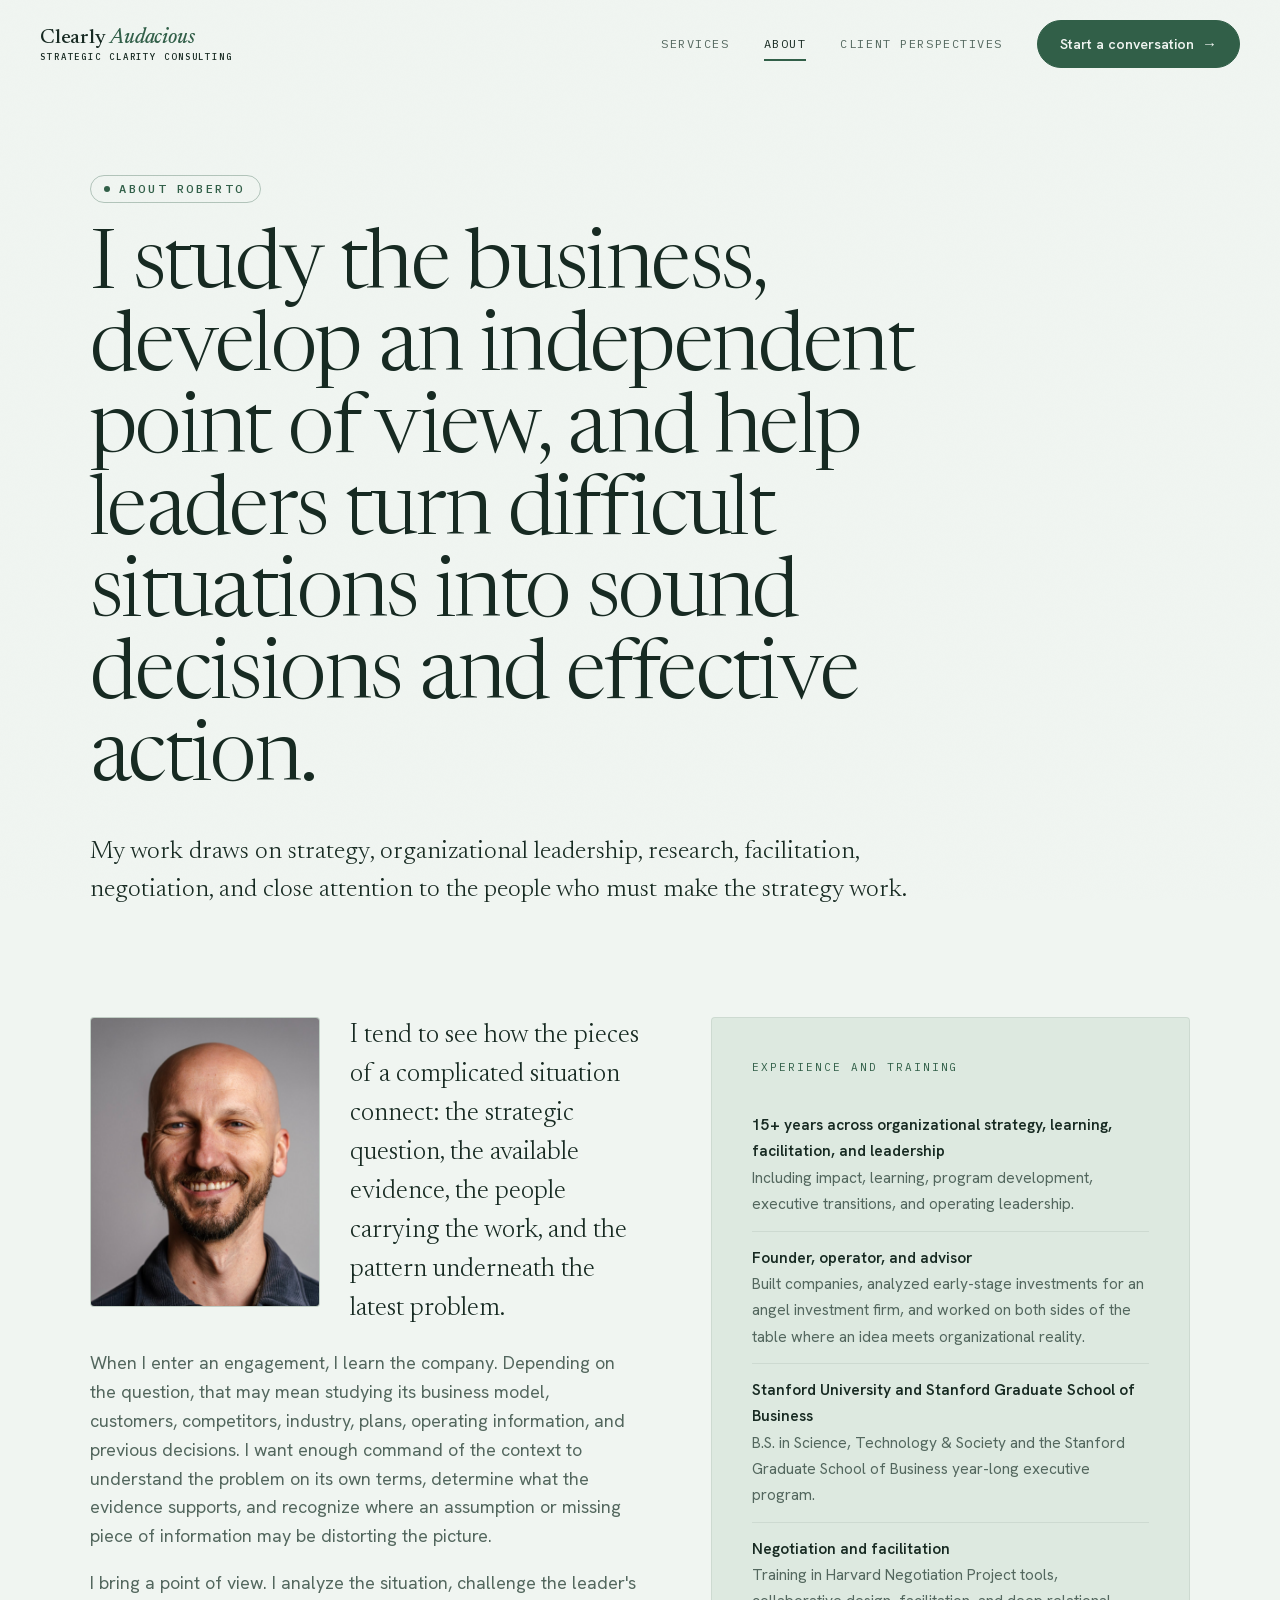
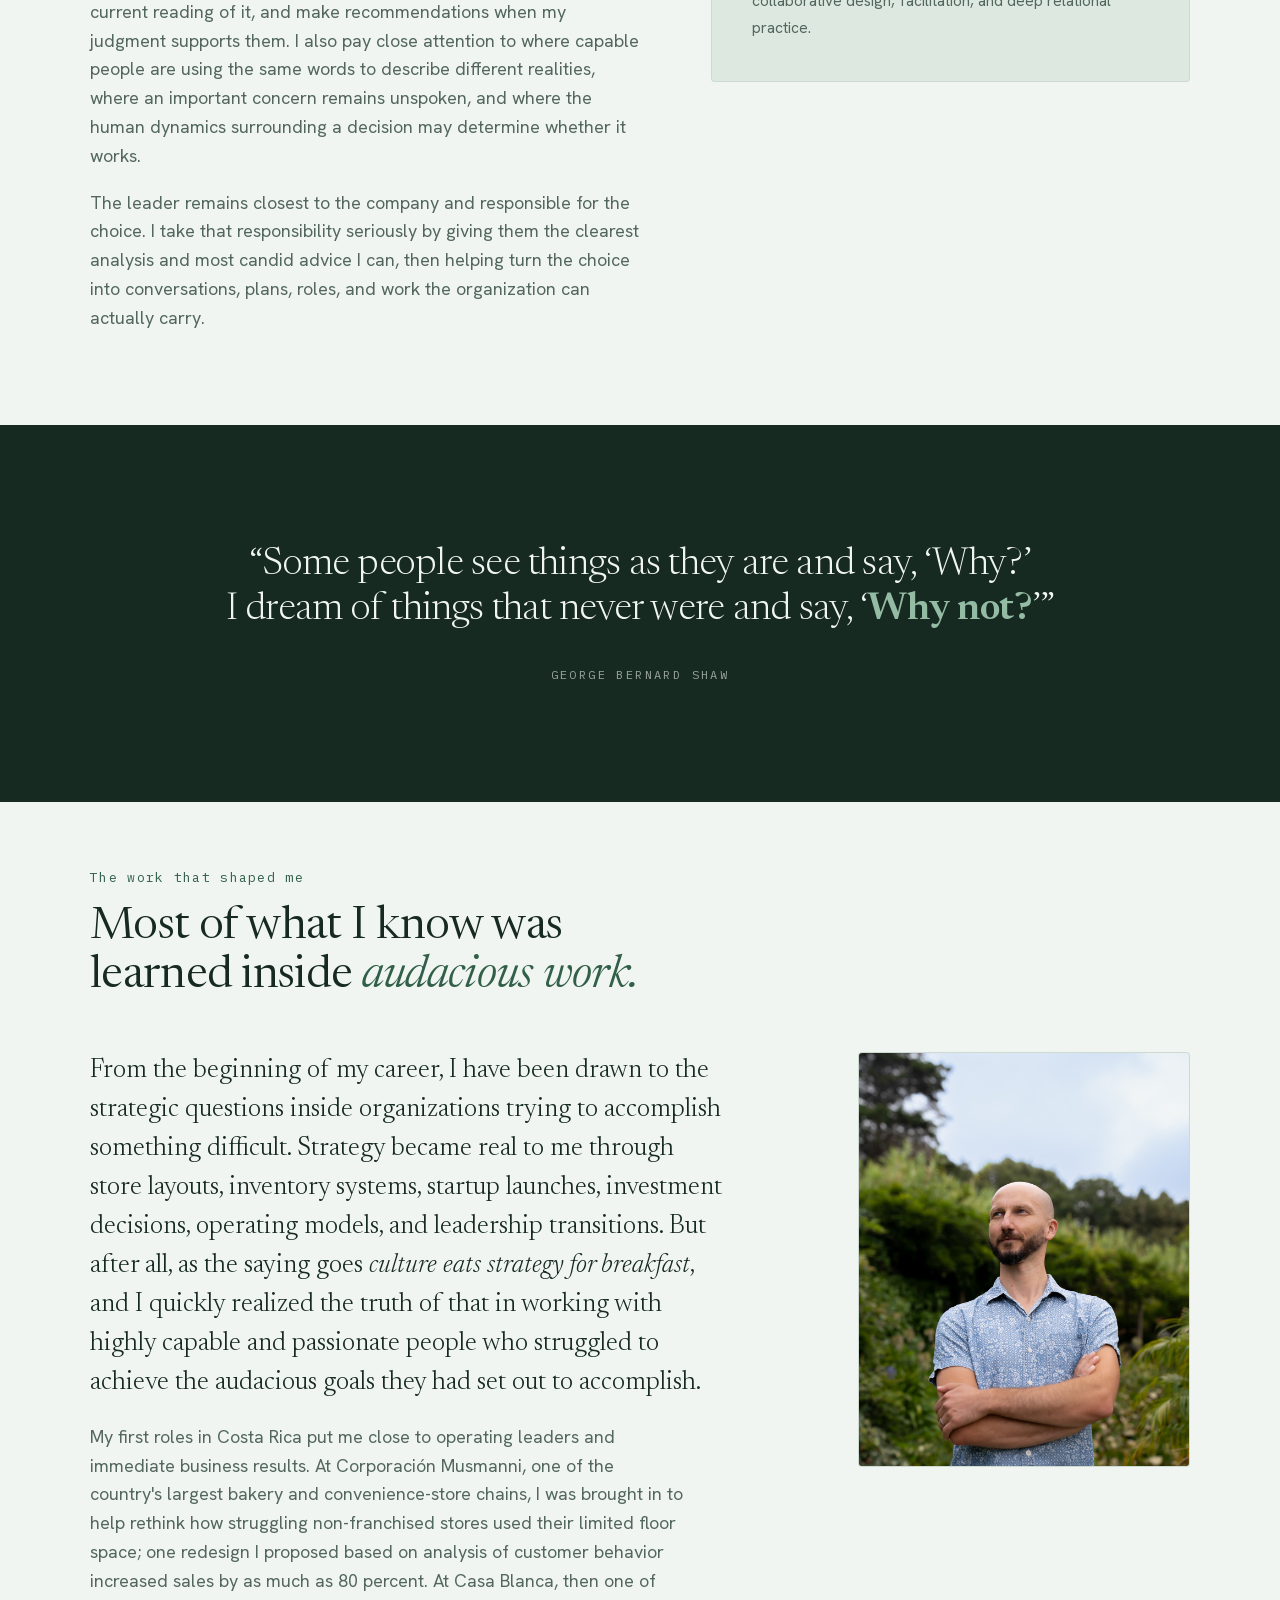
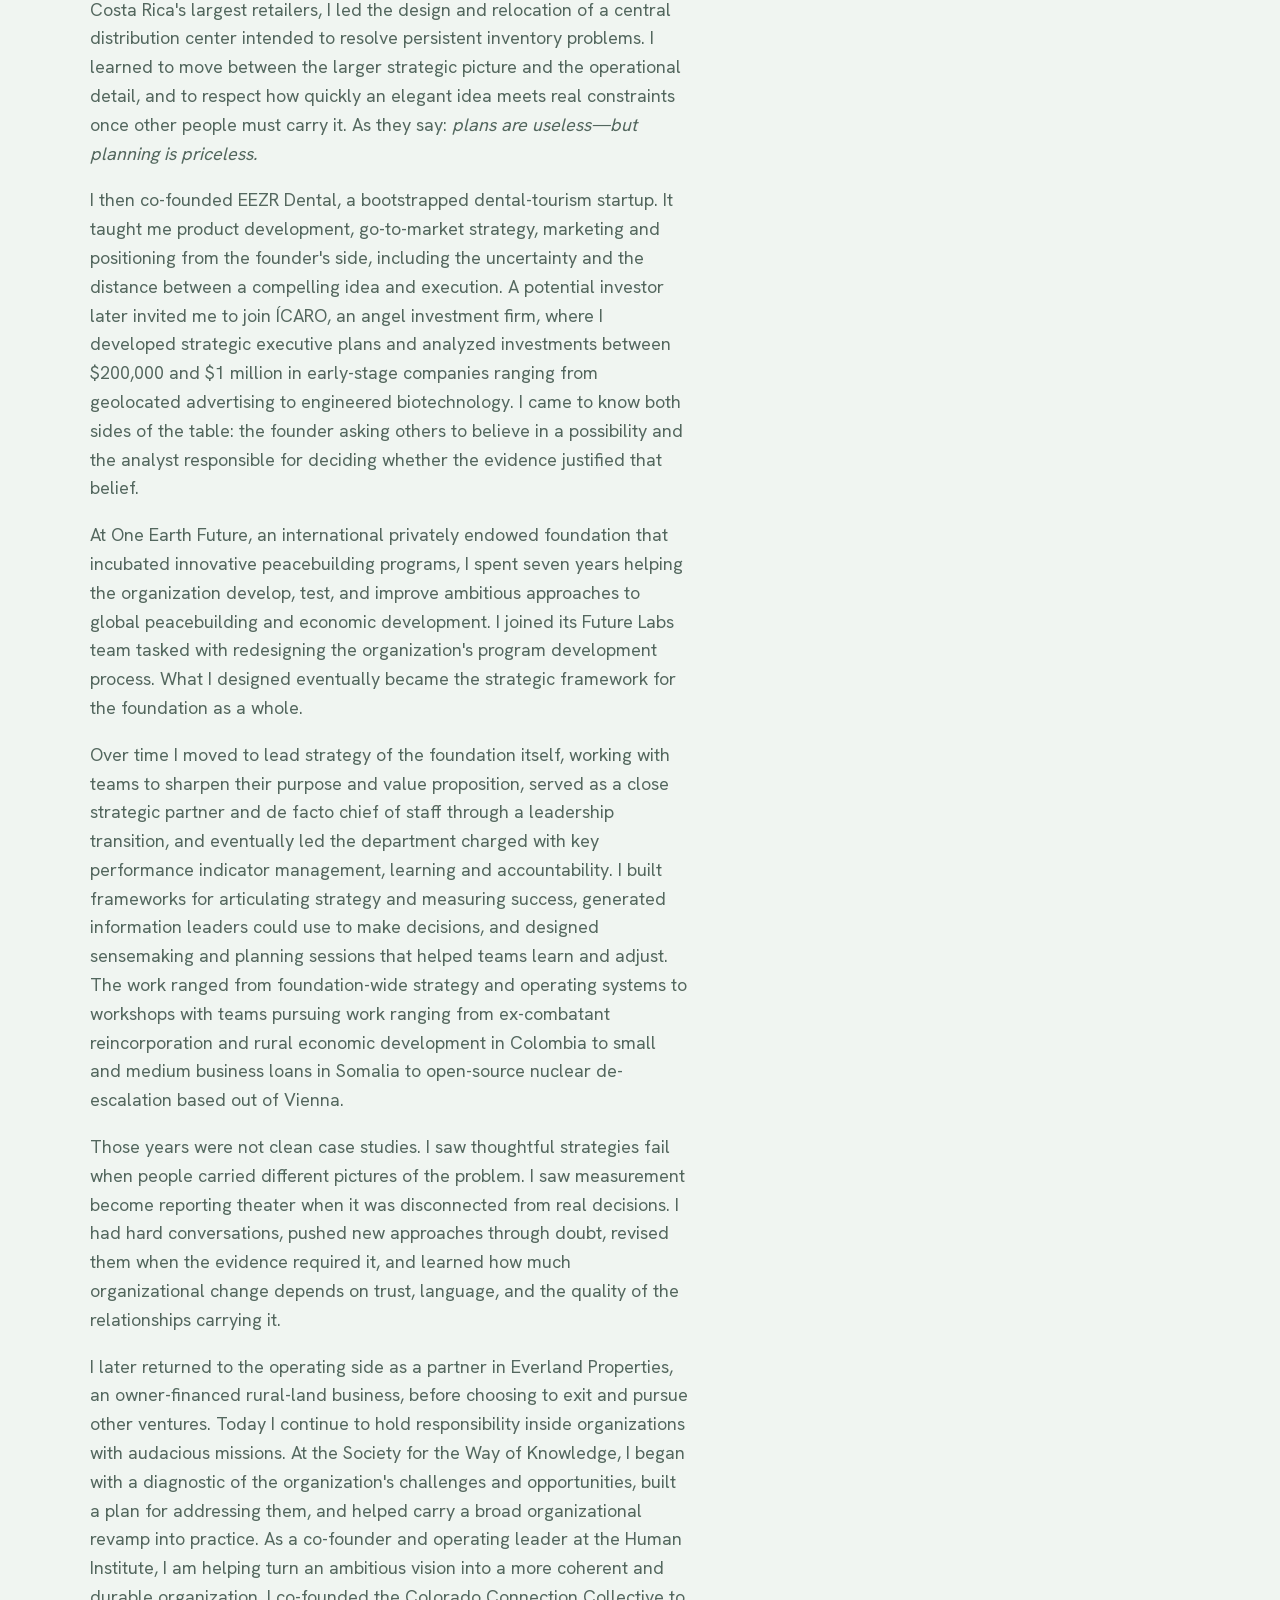
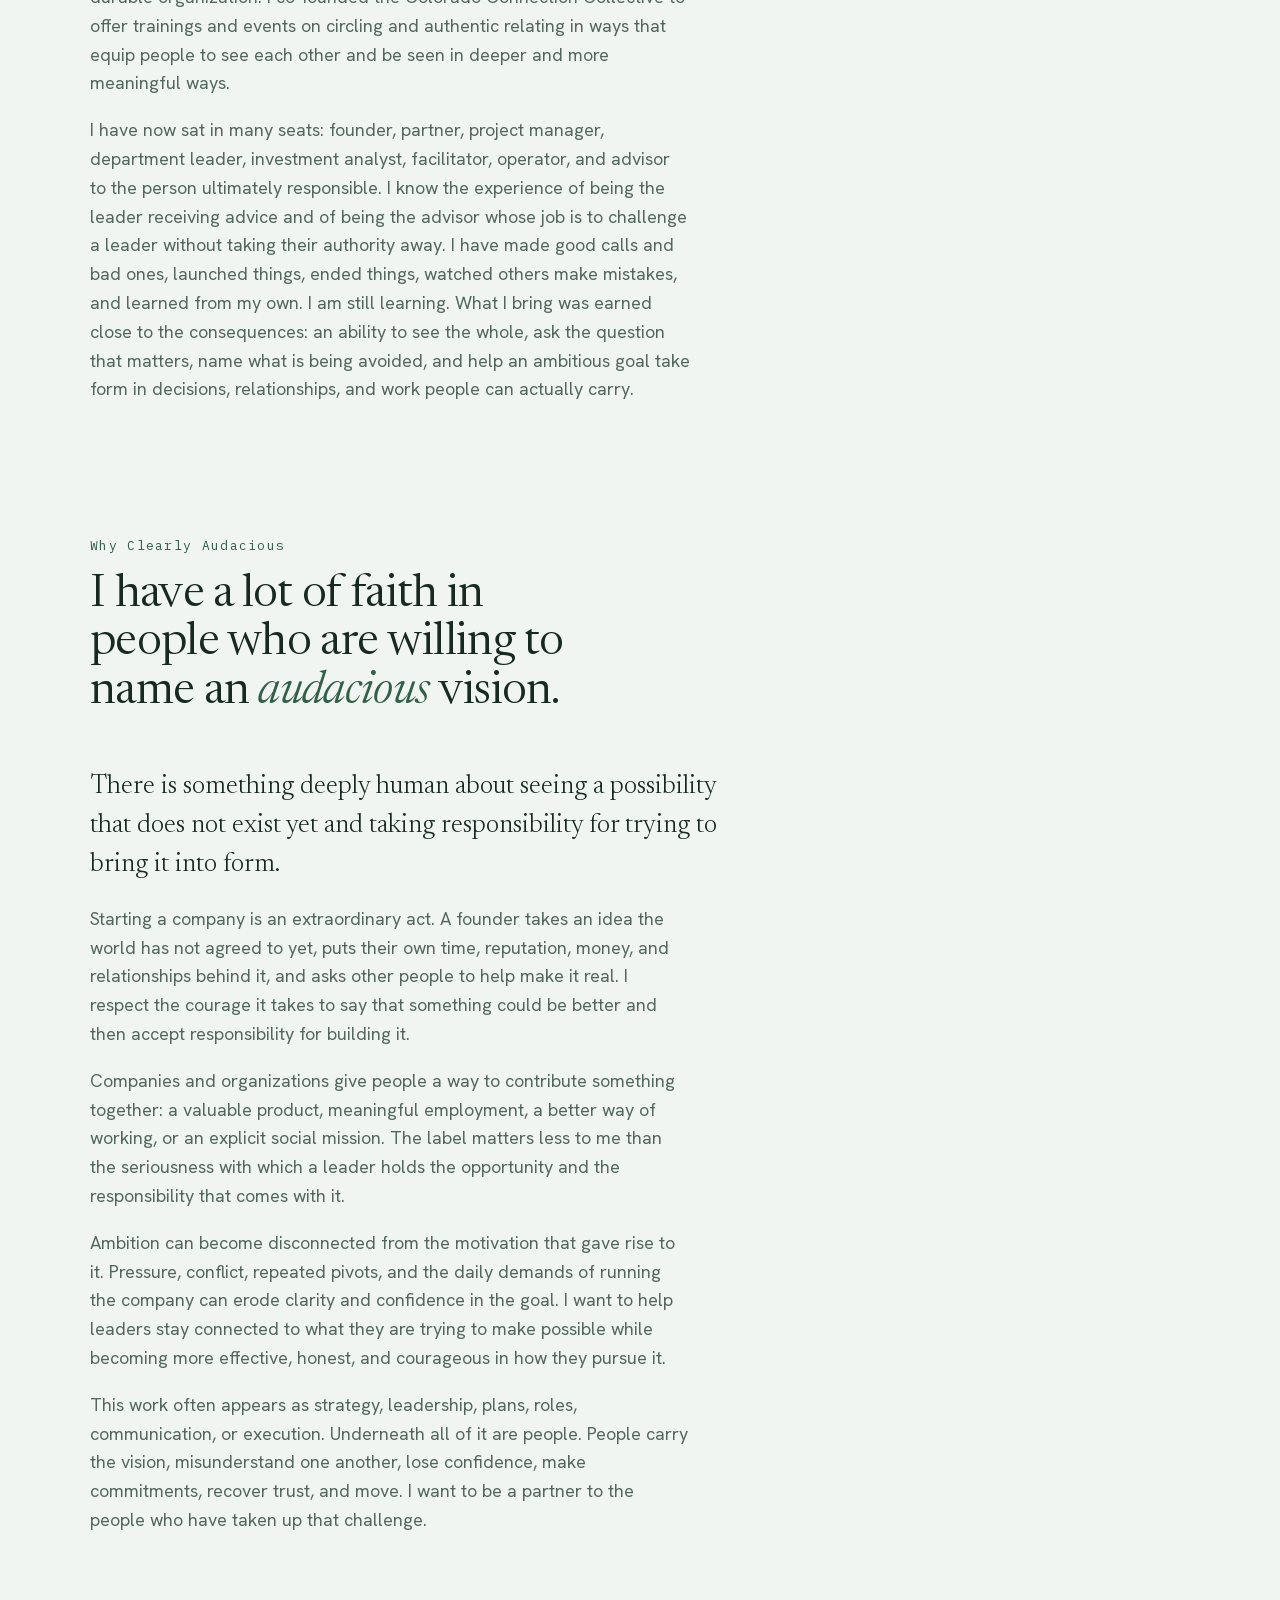
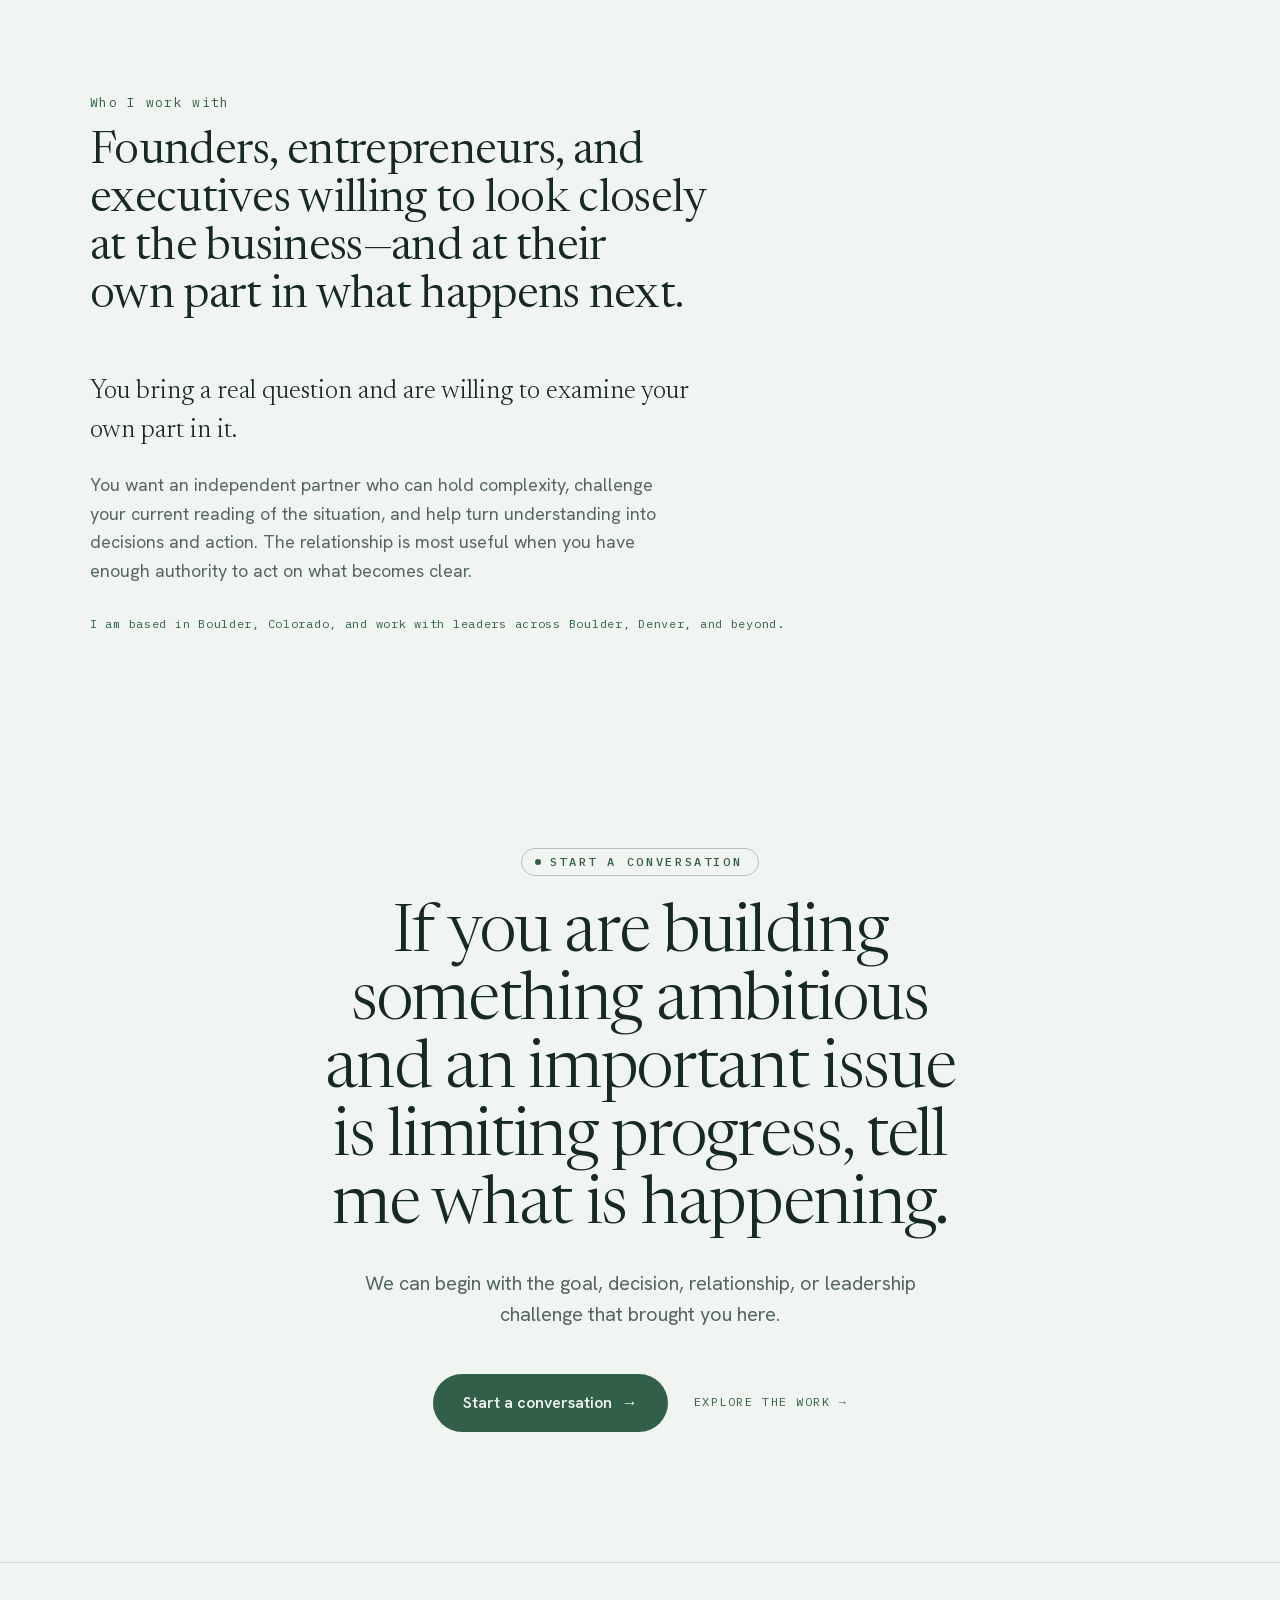
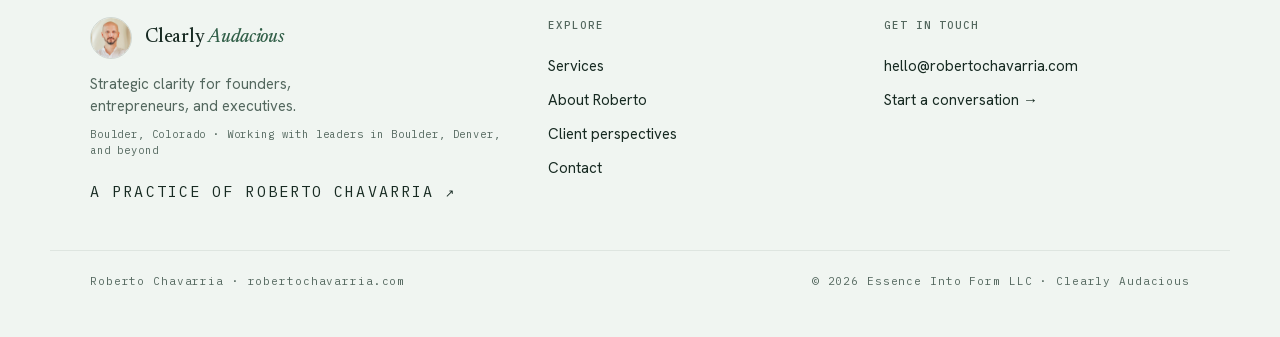
<file: about.html>
<!DOCTYPE html><html lang="en"><head><meta charset="utf-8"><meta name="viewport" content="width=device-width,initial-scale=1"><meta name="robots" content="noindex"><link rel="canonical" href="https://clearlyaudacious.com/about/"><meta http-equiv="refresh" content="0; url=/about/"><title>Redirecting…</title><script>location.replace('/about/'+location.search+location.hash)</script></head><body><p><a href="/about/">Continue to About Roberto</a></p></body></html>
</file>
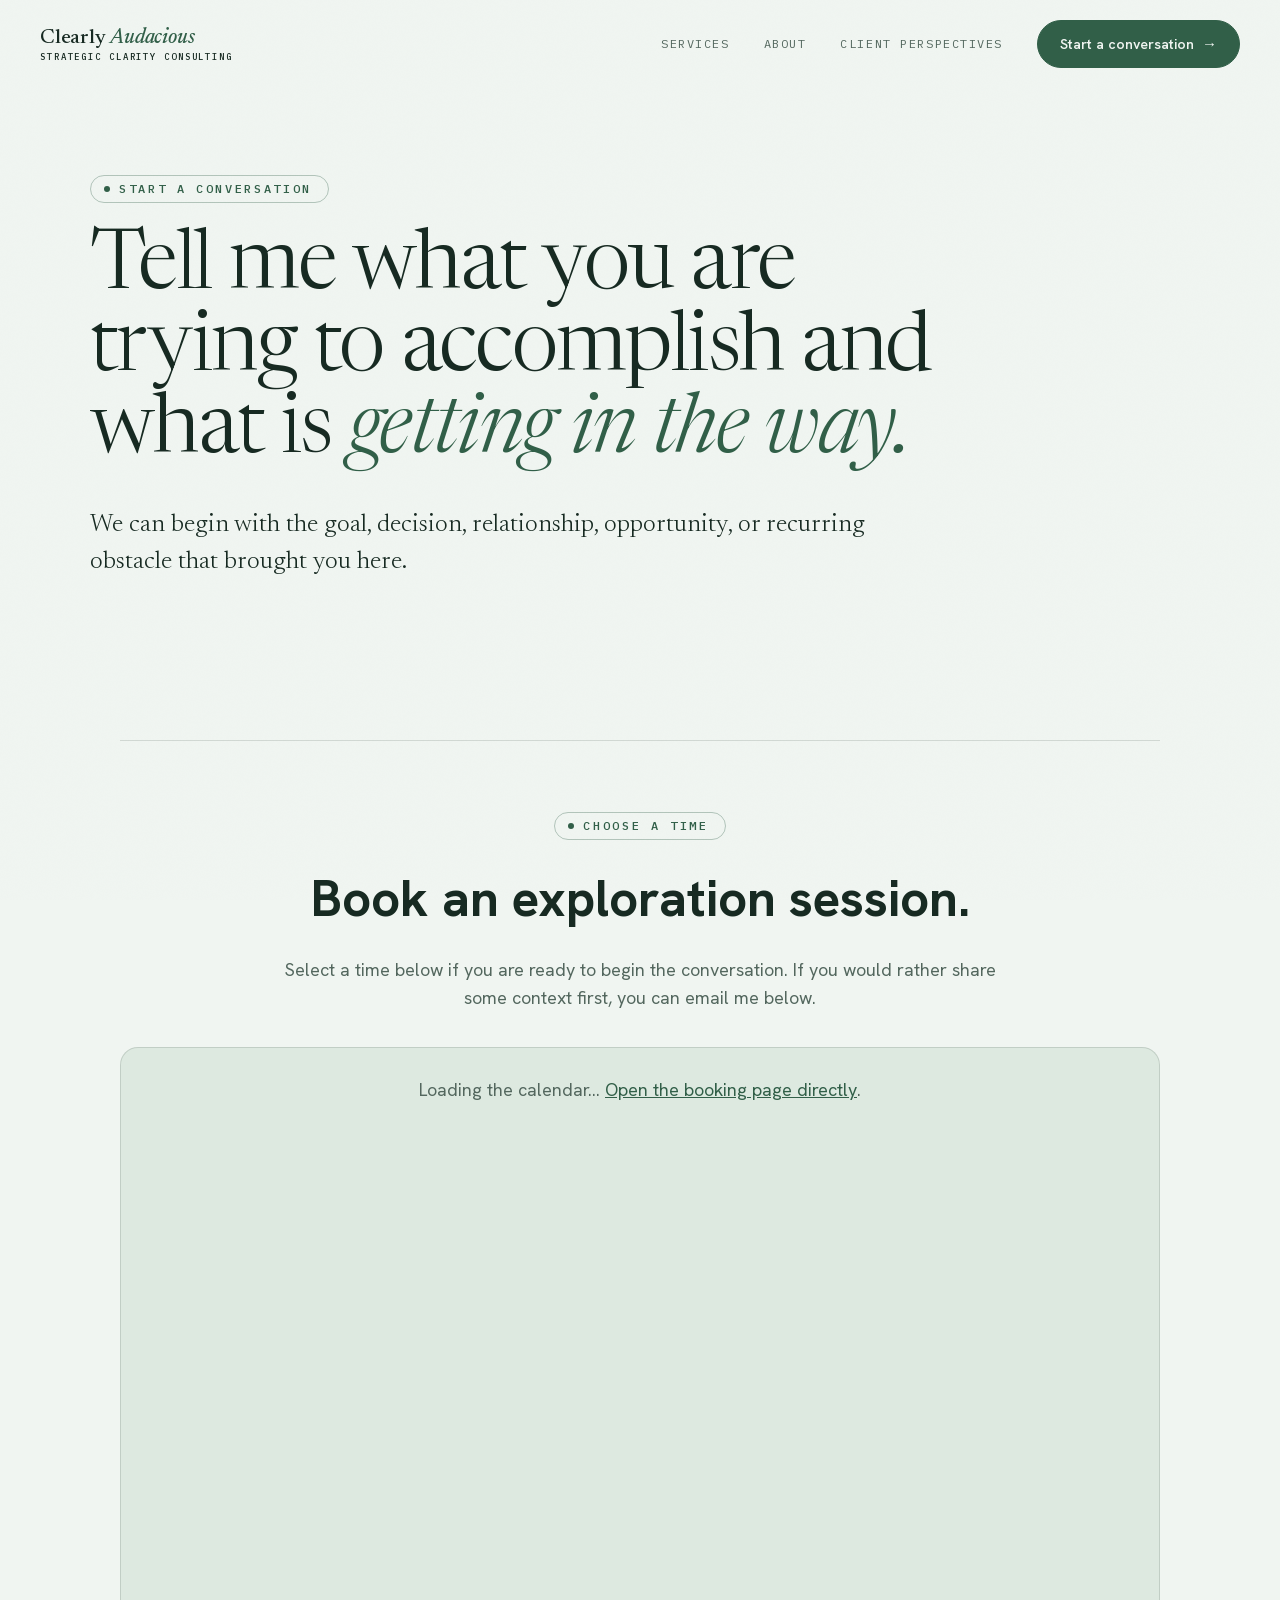
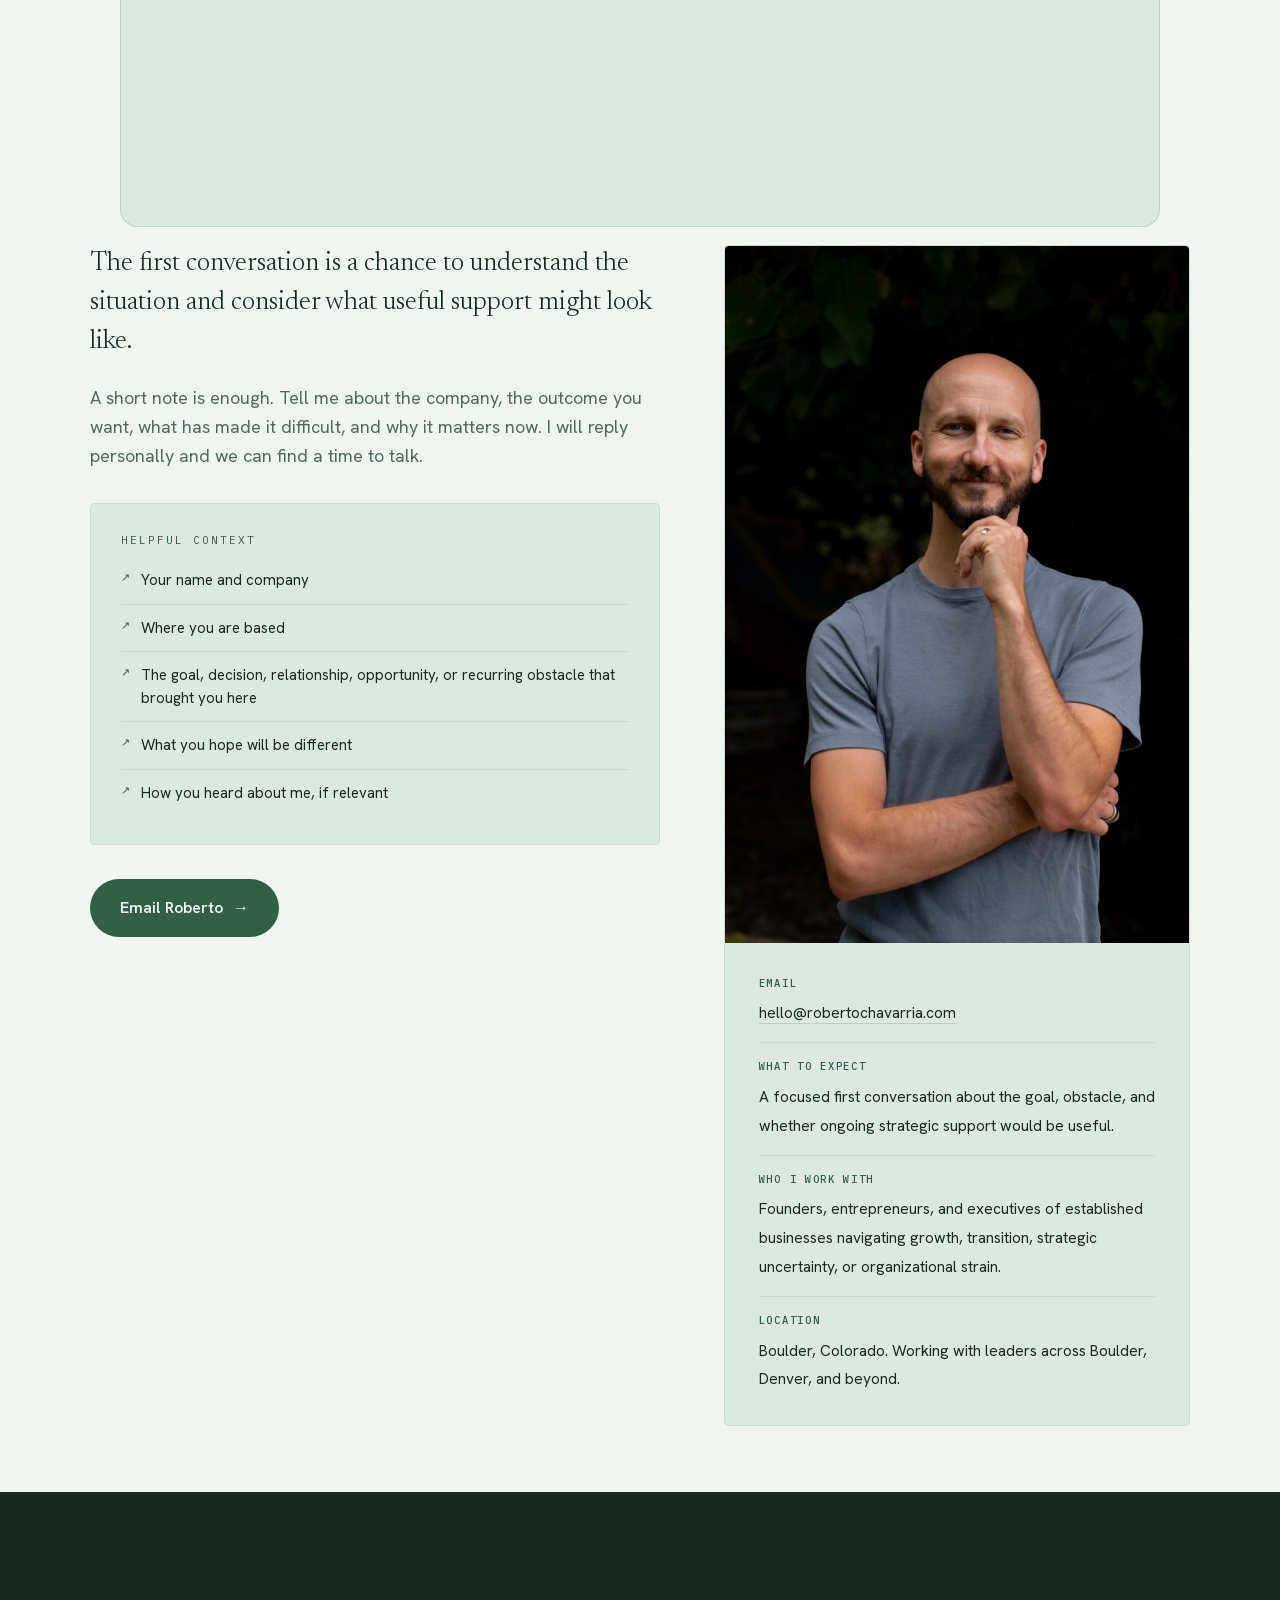
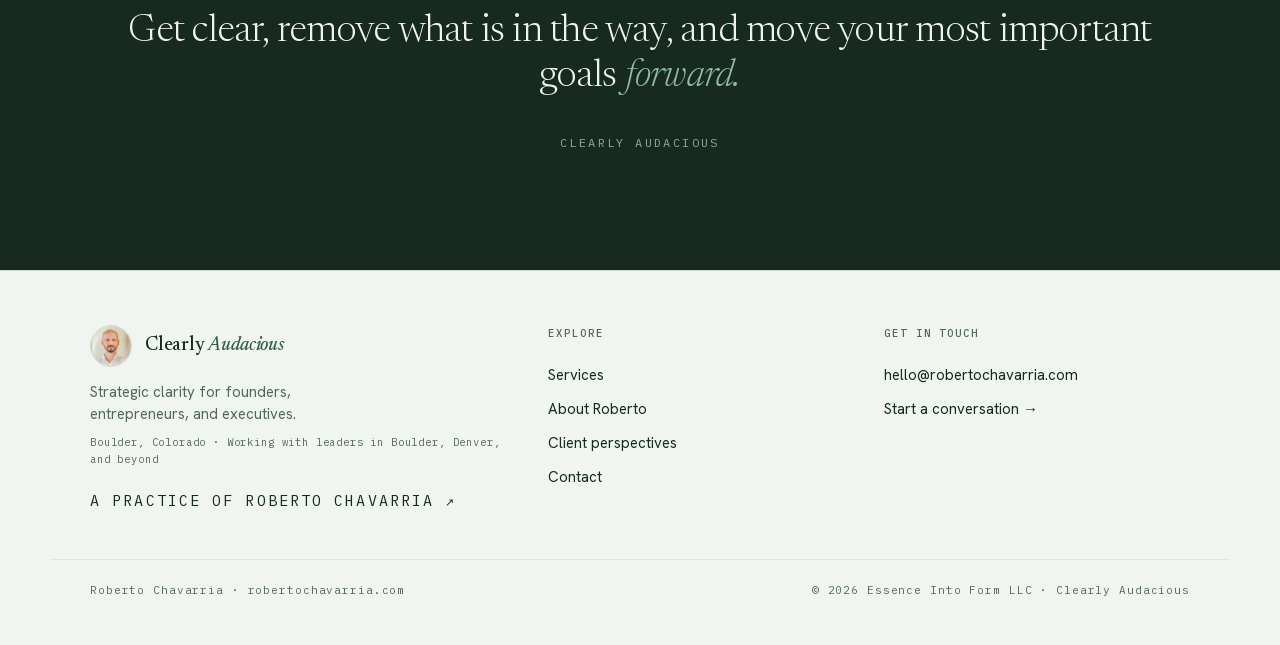
<file: contact.html>
<!DOCTYPE html><html lang="en"><head><meta charset="utf-8"><meta name="viewport" content="width=device-width,initial-scale=1"><meta name="robots" content="noindex"><link rel="canonical" href="https://clearlyaudacious.com/contact/"><meta http-equiv="refresh" content="0; url=/contact/"><title>Redirecting…</title><script>location.replace('/contact/'+location.search+location.hash)</script></head><body><p><a href="/contact/">Continue to Start a Conversation</a></p></body></html>
</file>
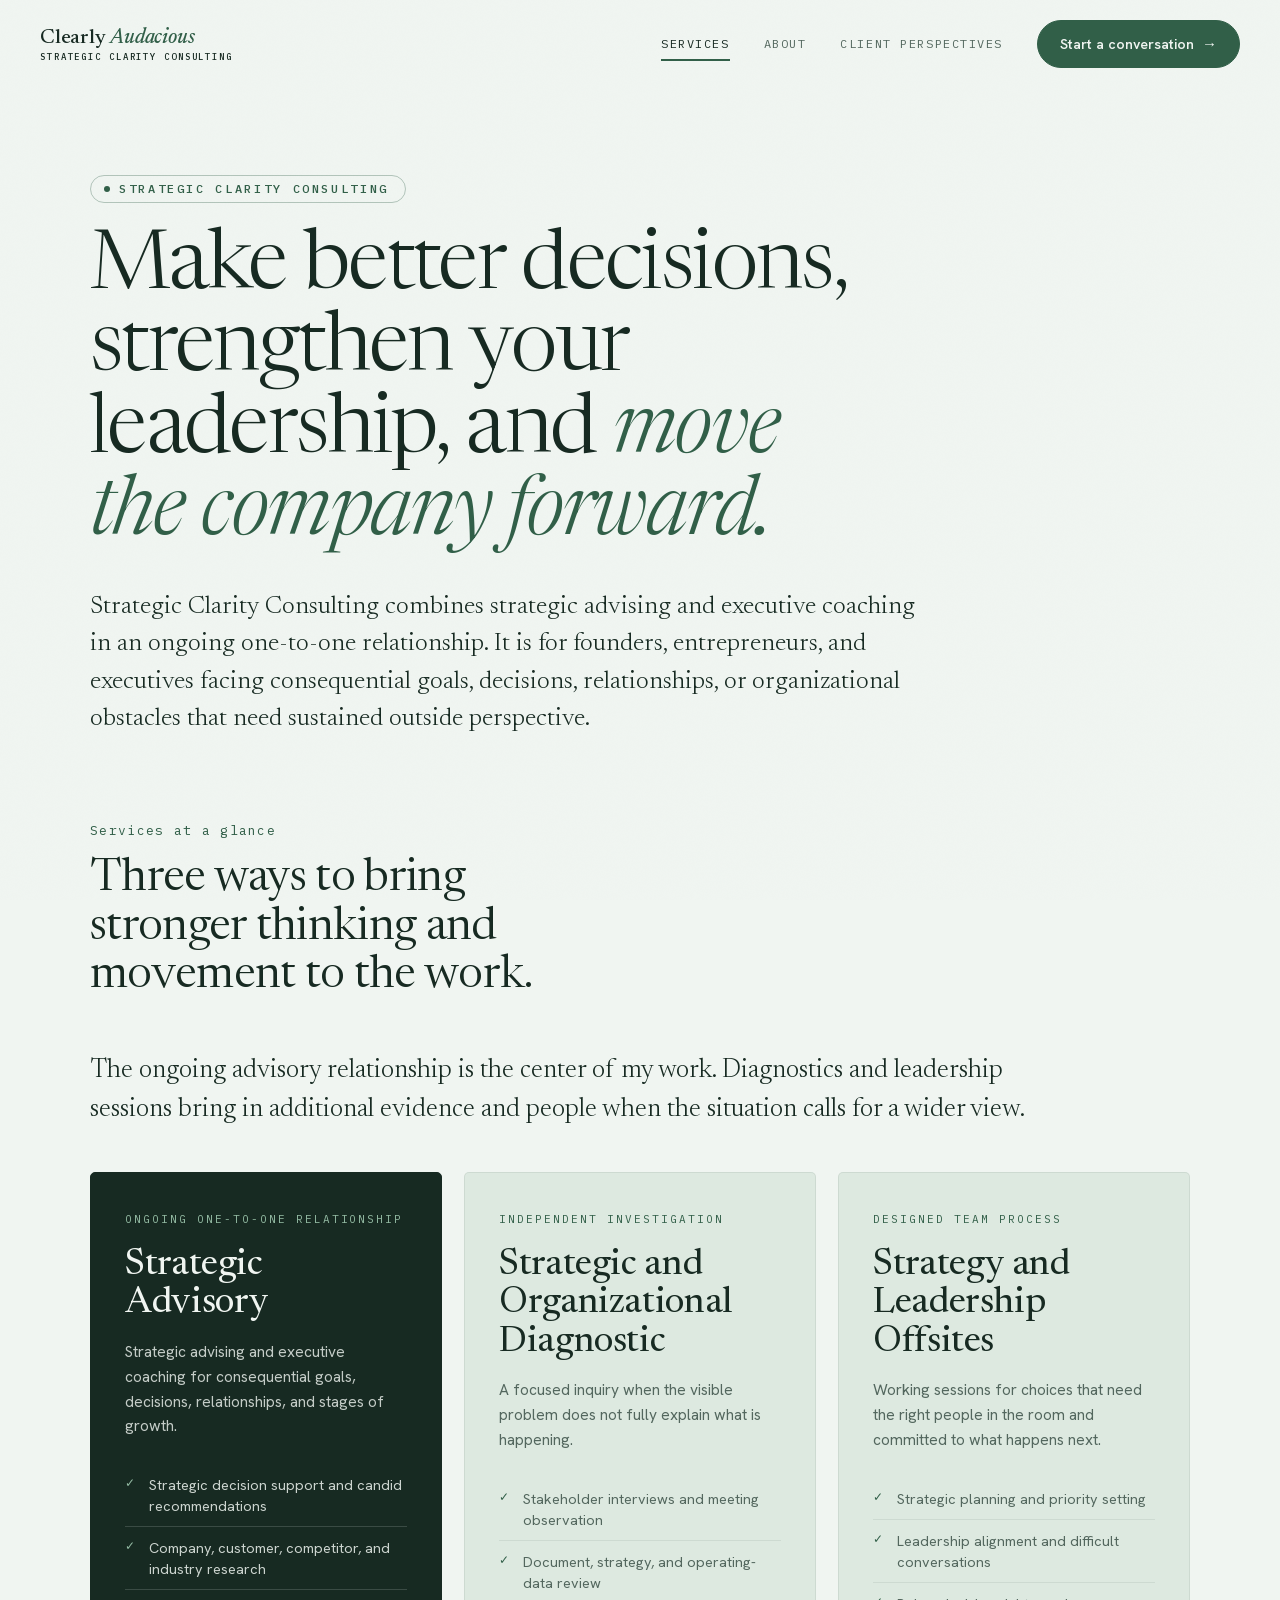
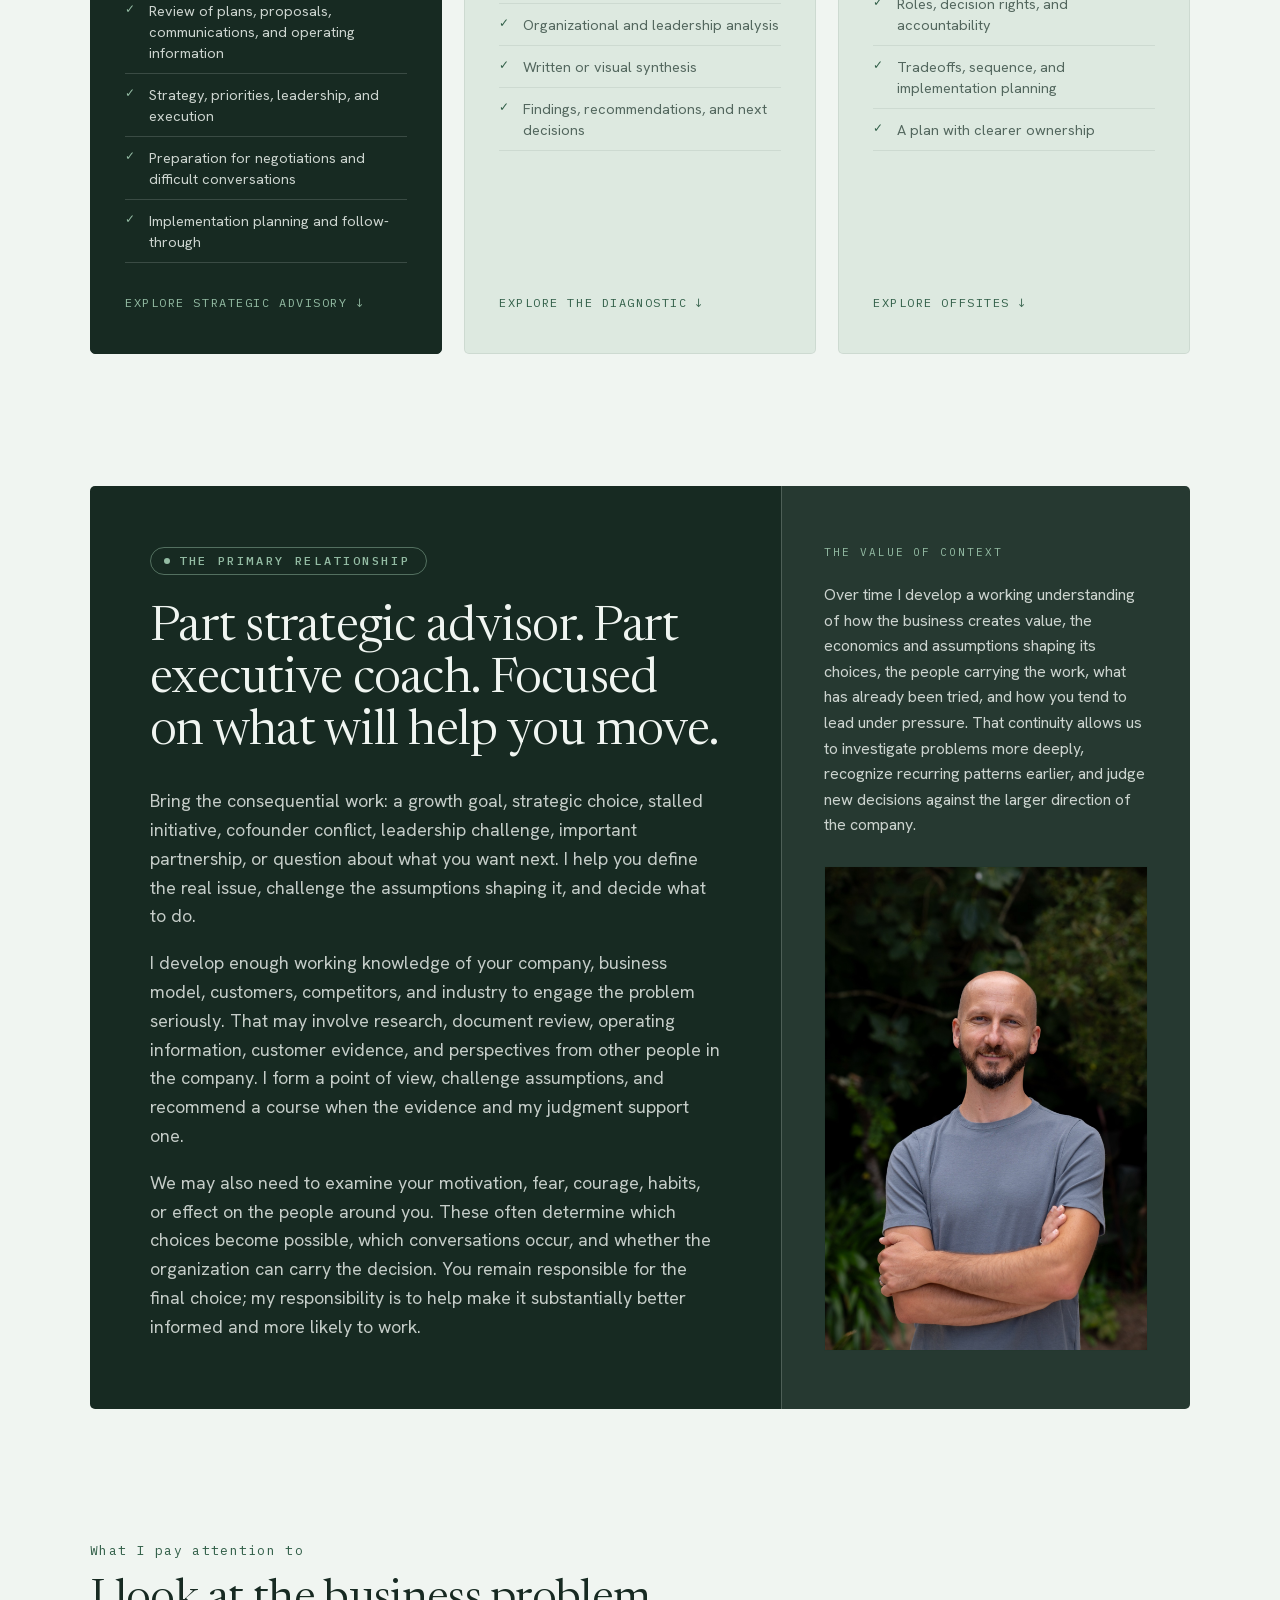
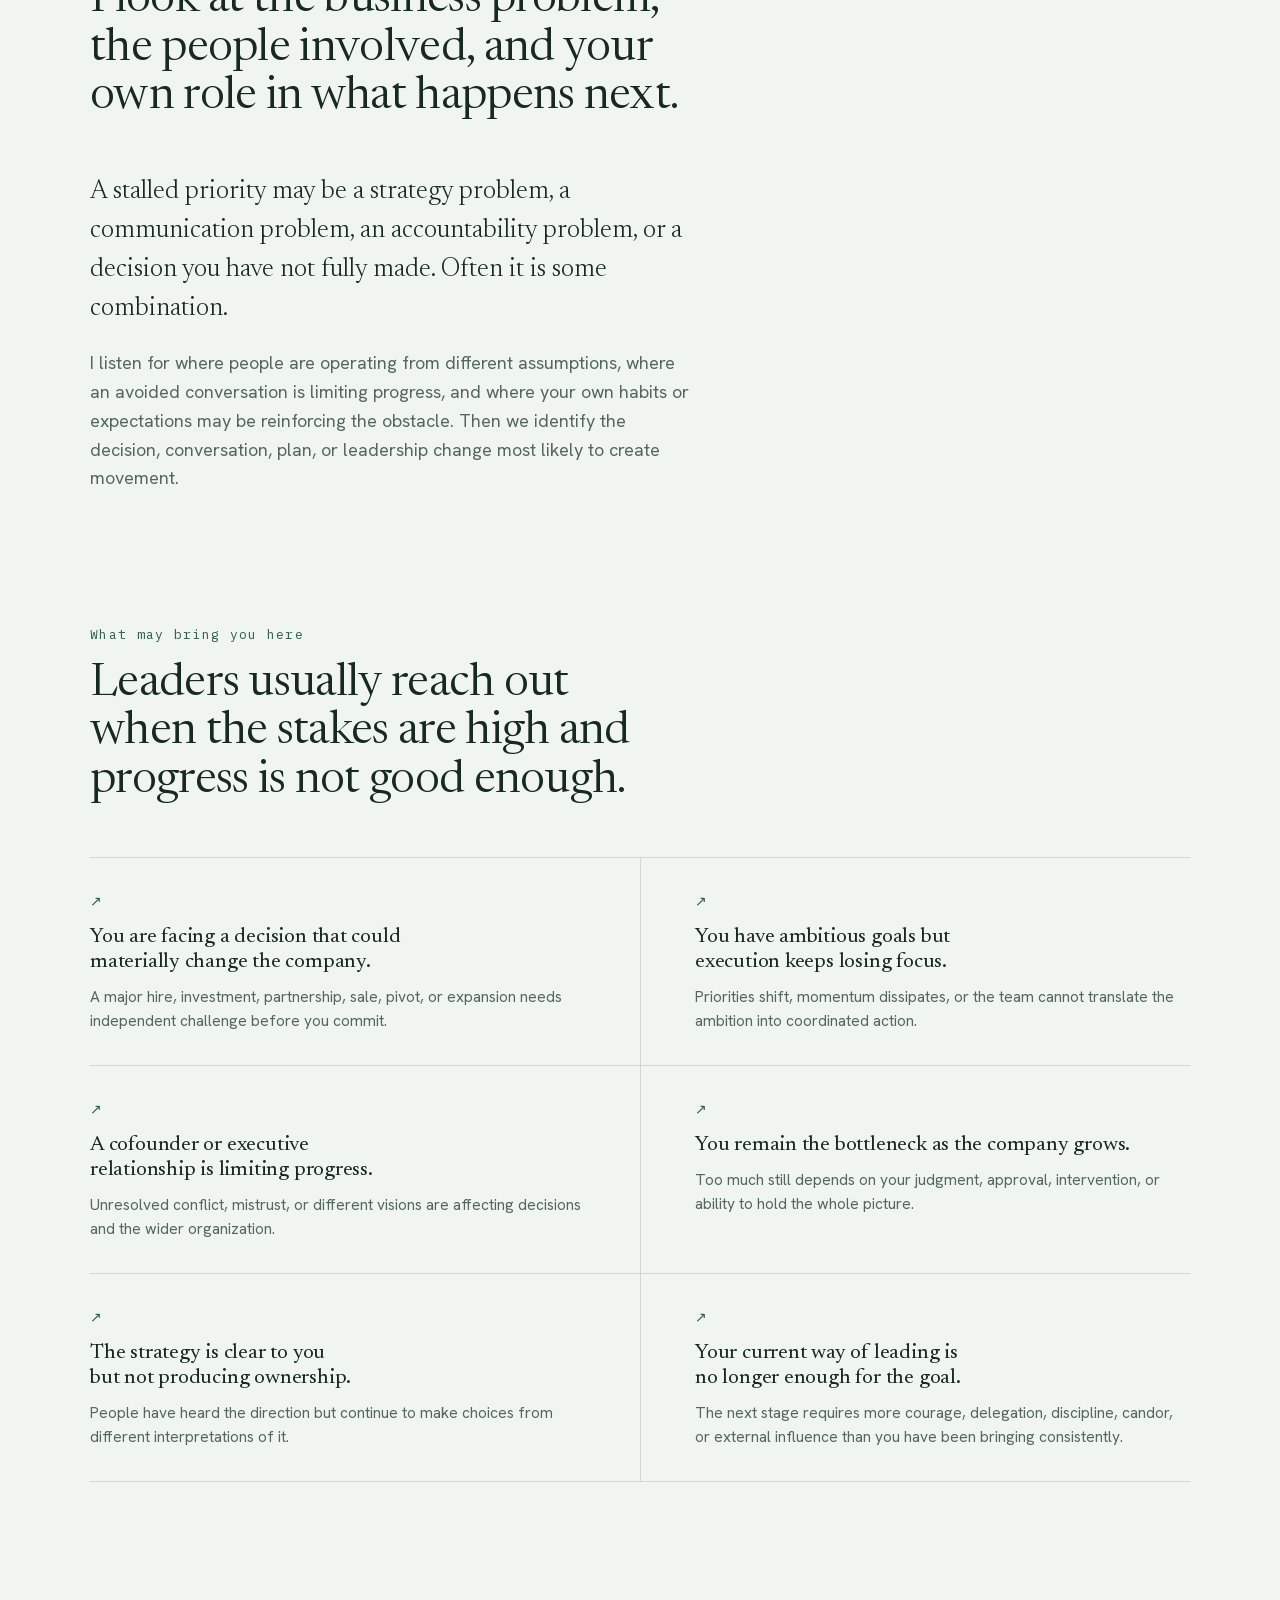
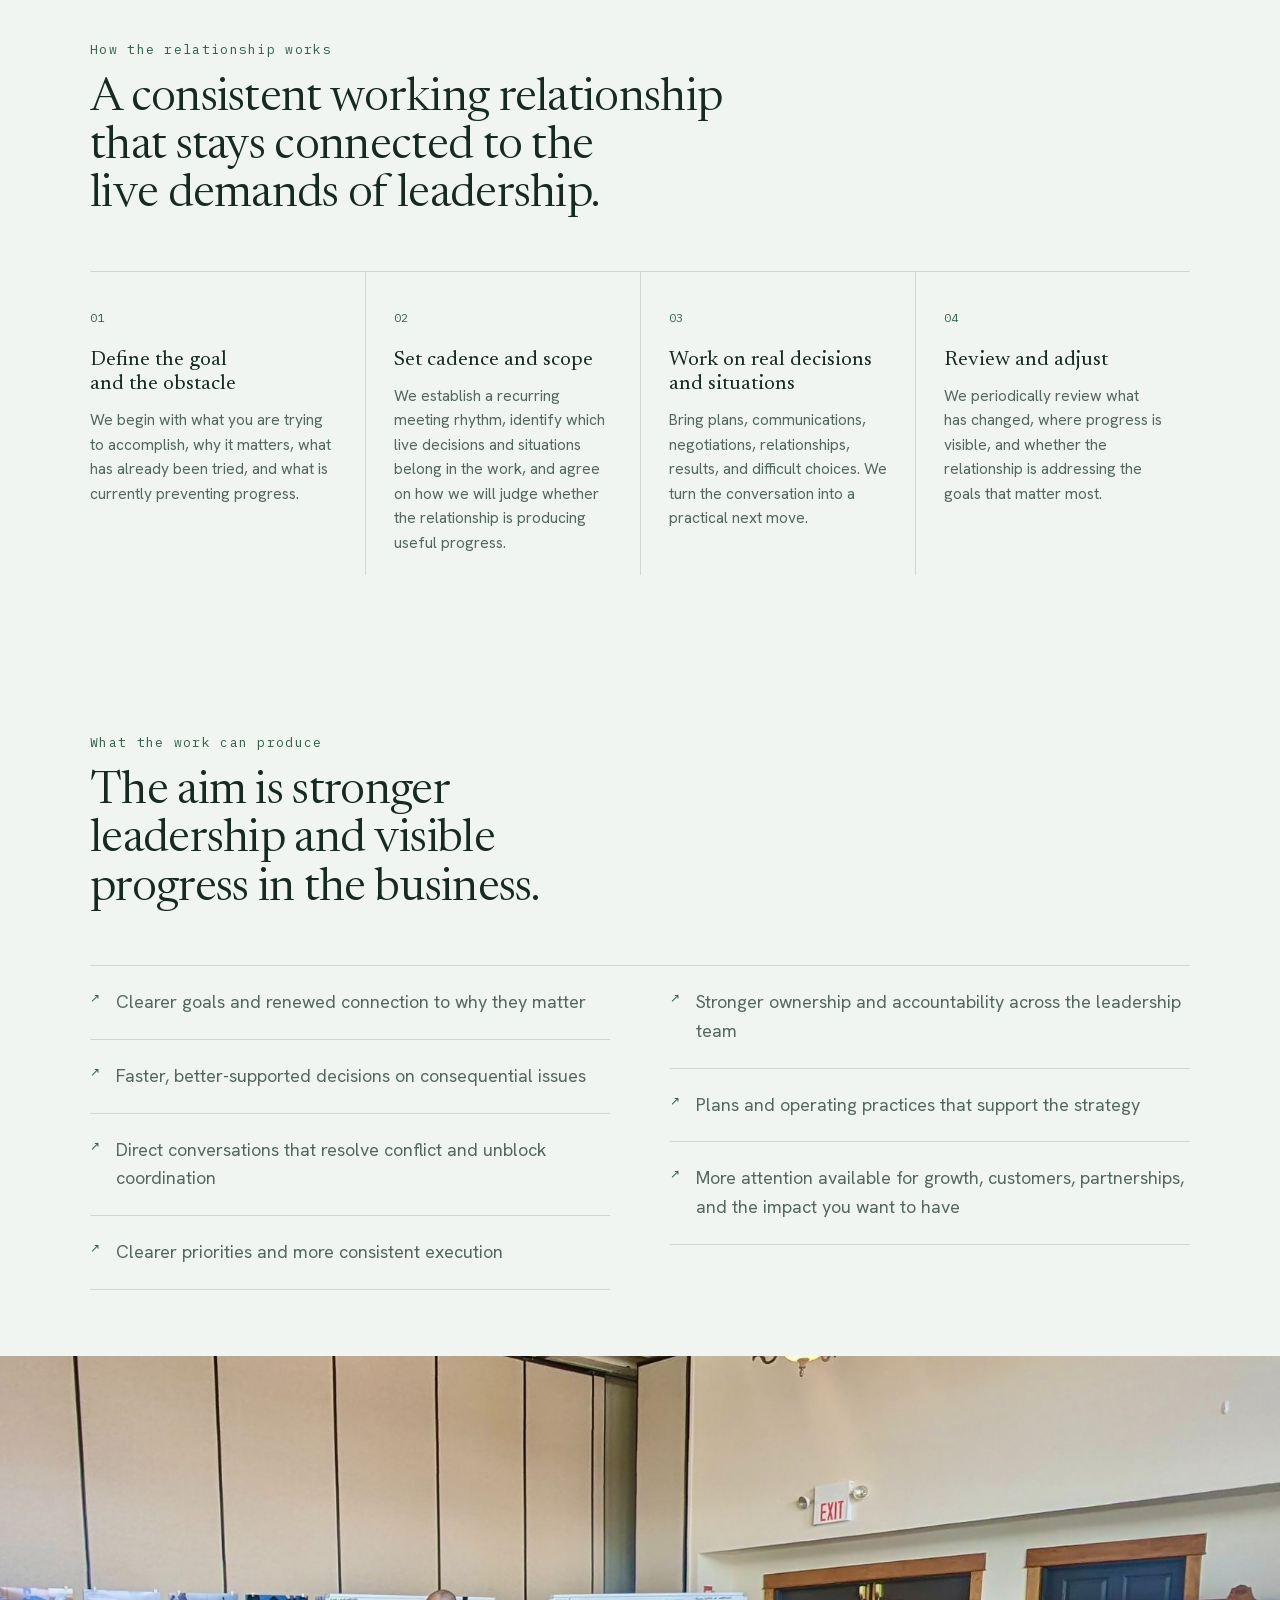
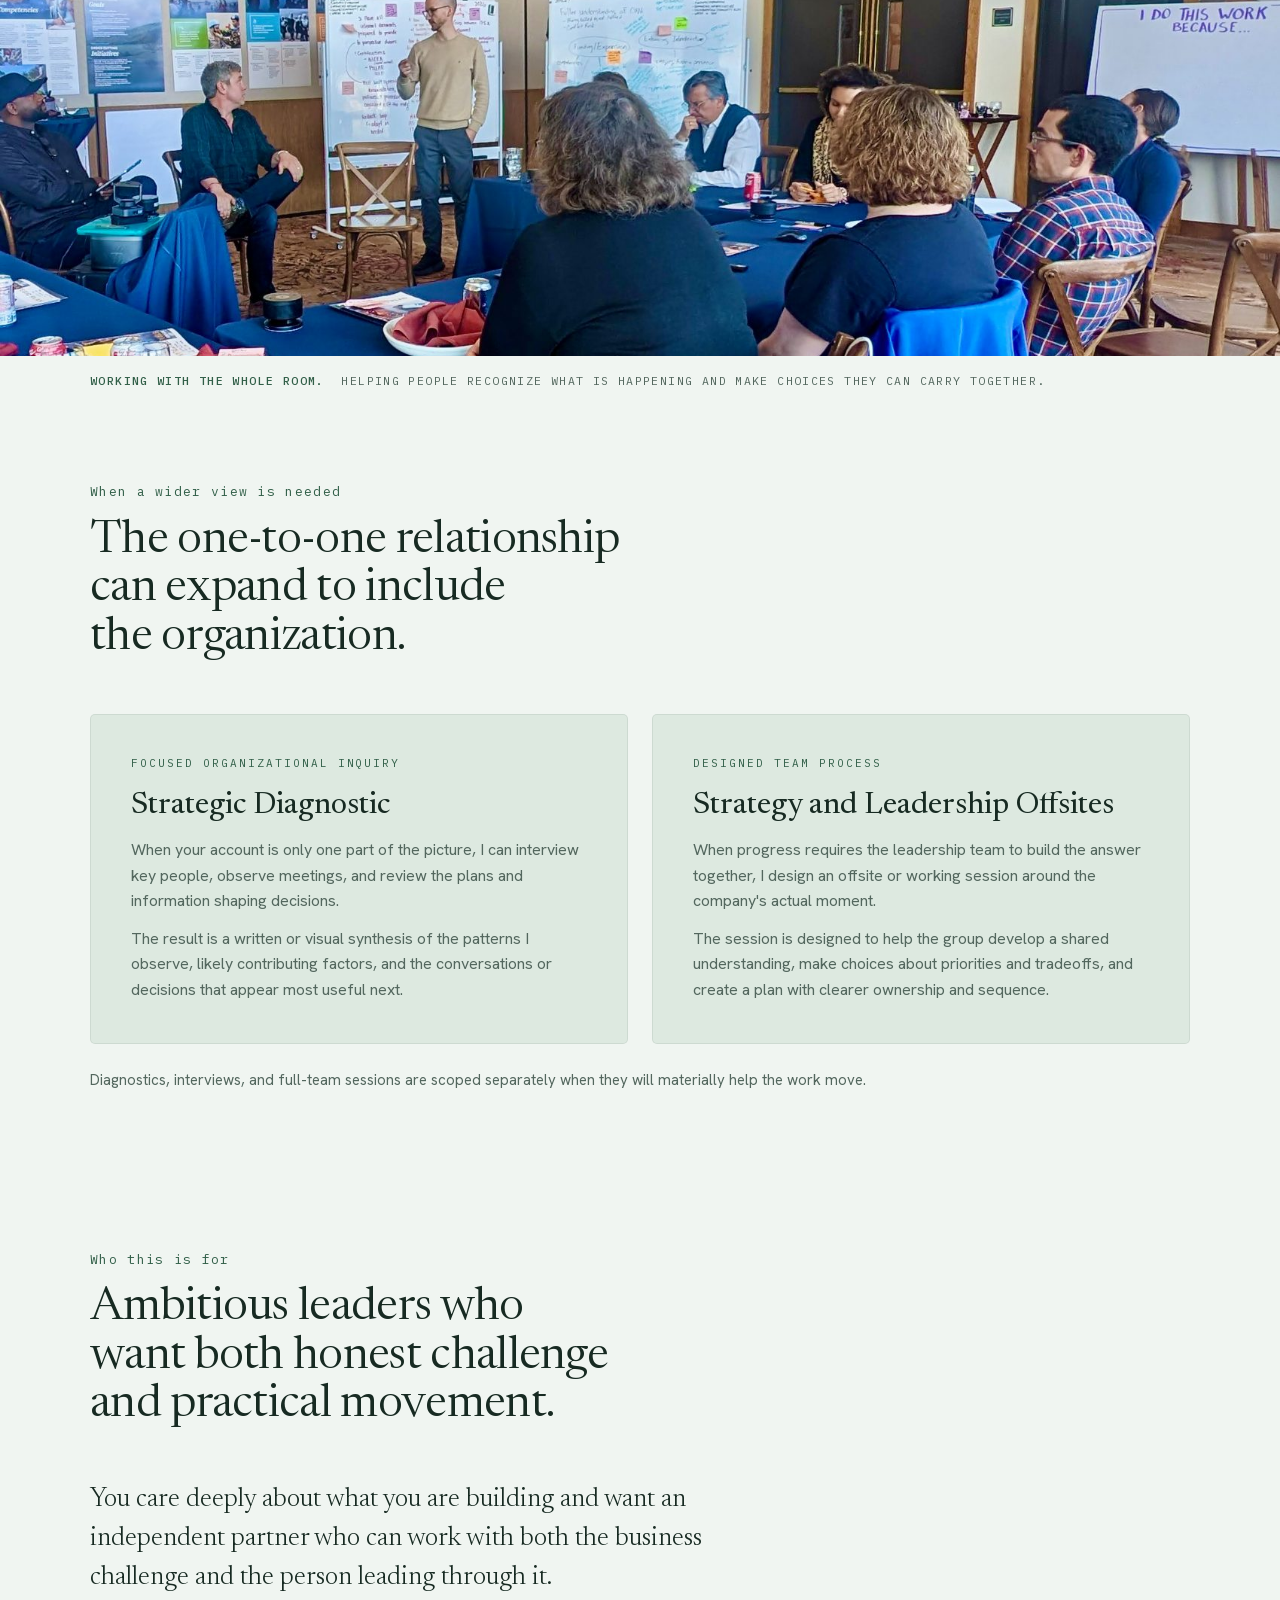
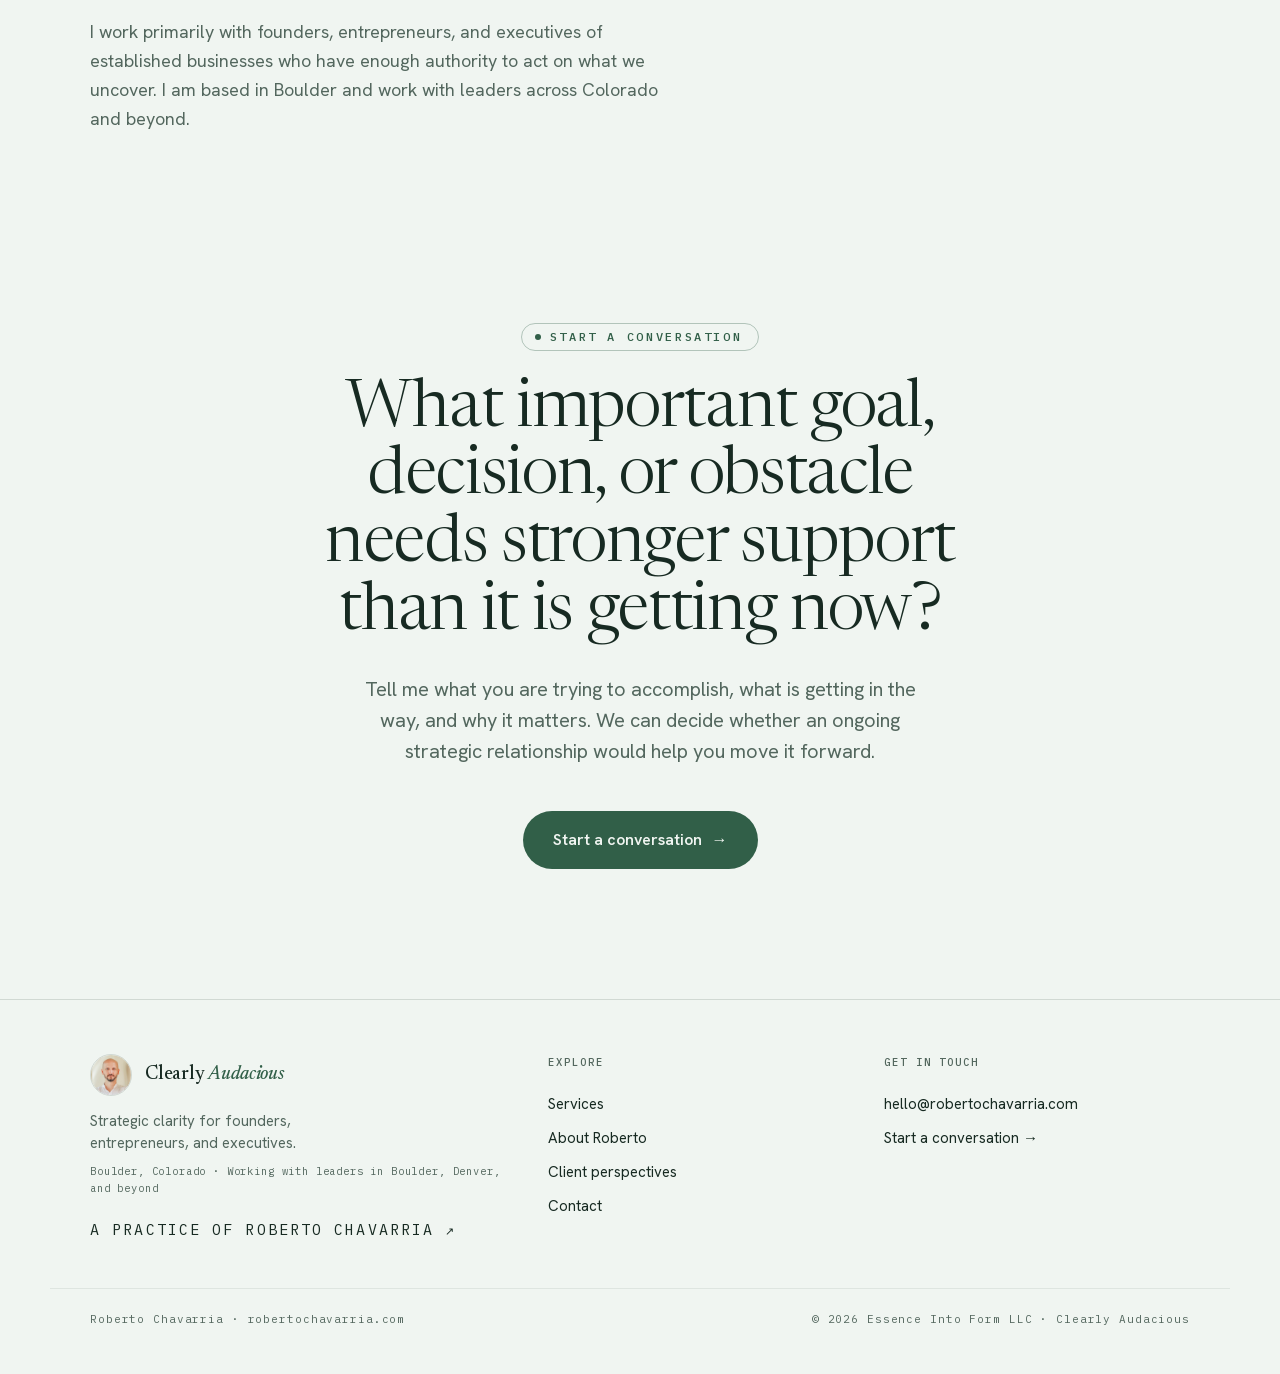
<file: work.html>
<!DOCTYPE html><html lang="en"><head><meta charset="utf-8"><meta name="viewport" content="width=device-width,initial-scale=1"><meta name="robots" content="noindex"><link rel="canonical" href="https://clearlyaudacious.com/work/"><meta http-equiv="refresh" content="0; url=/work/"><title>Redirecting…</title><script>location.replace('/work/'+location.search+location.hash)</script></head><body><p><a href="/work/">Continue to Services</a></p></body></html>
</file>
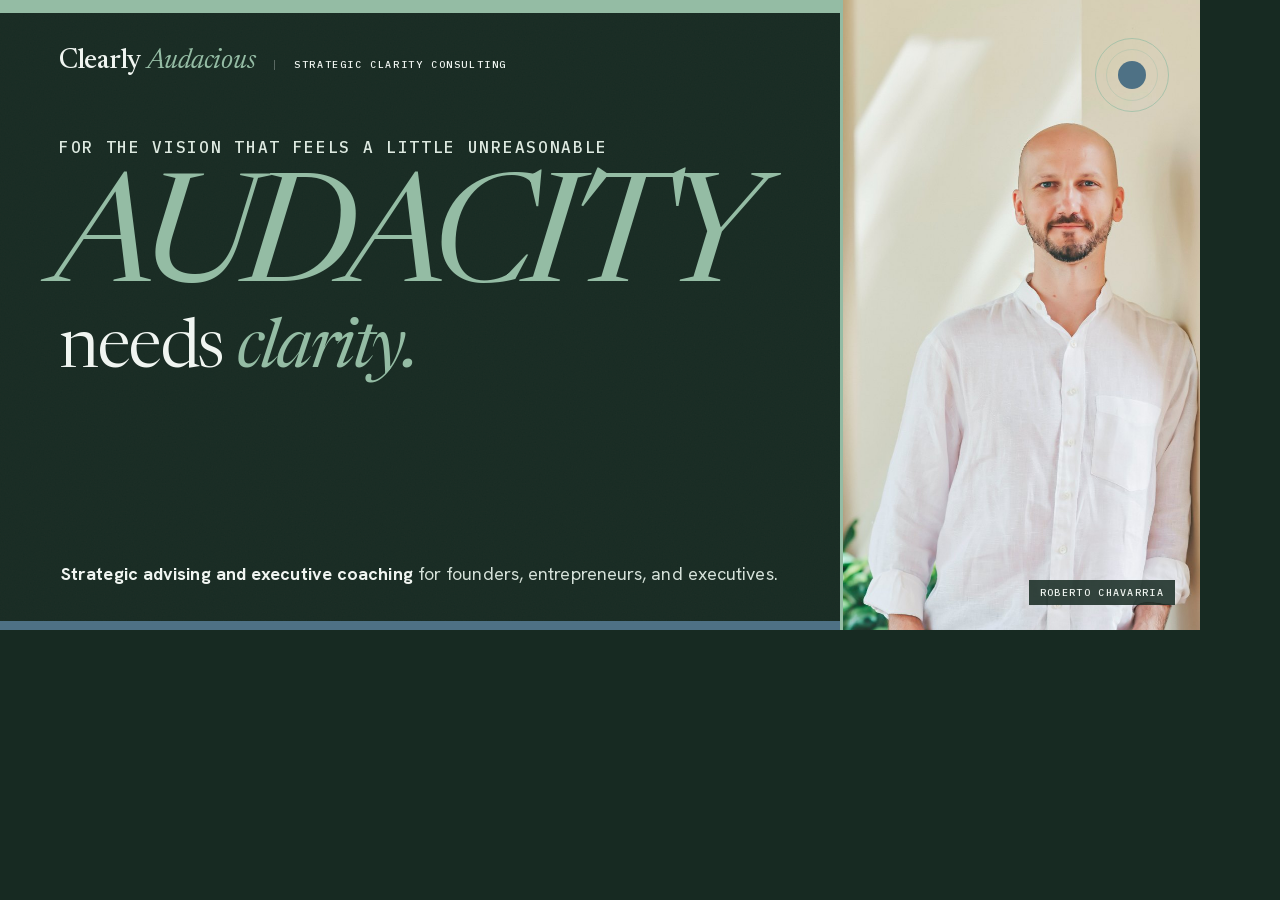
<file: assets/og-image-source.html>
<!doctype html>
<html lang="en">
<head>
  <meta charset="utf-8">
  <title>Clearly Audacious social sharing image</title>
  <style>
    @font-face {
      font-family: "Newsreader";
      font-style: normal;
      font-weight: 300 600;
      src: url("../fonts/newsreader-normal-latin.woff2") format("woff2");
    }
    @font-face {
      font-family: "Newsreader";
      font-style: italic;
      font-weight: 300 500;
      src: url("../fonts/newsreader-italic-latin.woff2") format("woff2");
    }
    @font-face {
      font-family: "Hanken Grotesk";
      font-style: normal;
      font-weight: 400 700;
      src: url("../fonts/hanken-grotesk-latin.woff2") format("woff2");
    }
    @font-face {
      font-family: "IBM Plex Mono";
      font-style: normal;
      font-weight: 400 500;
      src: url("../fonts/ibm-plex-mono-500-latin.woff2") format("woff2");
    }
    * { box-sizing: border-box; }
    html, body { margin: 0; width: 1200px; height: 630px; overflow: hidden; }
    body {
      position: relative;
      color: #f0f5f1;
      background: #172a22;
      font-family: "Hanken Grotesk", sans-serif;
    }
    body::before {
      content: "";
      position: absolute;
      inset: 0;
      opacity: .055;
      mix-blend-mode: screen;
      background-image: url("data:image/svg+xml,%3Csvg xmlns='http://www.w3.org/2000/svg' width='180' height='180'%3E%3Cfilter id='n'%3E%3CfeTurbulence type='fractalNoise' baseFrequency='.72' numOctaves='3'/%3E%3C/filter%3E%3Crect width='100%25' height='100%25' filter='url(%23n)' opacity='.55'/%3E%3C/svg%3E");
    }
    .top-rule { position: absolute; inset: 0 0 auto; height: 13px; background: #94bca4; }
    .signal-rule { position: absolute; left: 0; bottom: 0; width: 72%; height: 9px; background: #4e7185; }
    .frame { position: absolute; inset: 0; padding: 47px 54px 42px 59px; }
    .brand { position: relative; z-index: 3; display: flex; align-items: baseline; gap: 19px; }
    .brand-name { font-family: "Newsreader", Georgia, serif; font-size: 28px; font-weight: 500; line-height: 1; letter-spacing: -.01em; }
    .brand-name em { color: #94bca4; font-weight: 400; }
    .brand-sub { padding-left: 19px; border-left: 1px solid rgba(240,245,241,.3); font-family: "IBM Plex Mono", monospace; font-size: 10px; font-weight: 500; line-height: 1; letter-spacing: .16em; text-transform: uppercase; }
    .message { position: absolute; z-index: 3; left: 59px; top: 137px; width: 795px; }
    .lead { margin-bottom: 22px; color: #dde9e0; font-family: "IBM Plex Mono", monospace; font-size: 16px; font-weight: 500; line-height: 1.35; letter-spacing: .105em; text-transform: uppercase; }
    .audacity { margin-left: -6px; color: #94bca4; font-family: "Newsreader", Georgia, serif; font-size: 151px; font-style: italic; font-weight: 400; line-height: .86; letter-spacing: -.065em; text-transform: uppercase; }
    .needs { margin-top: 9px; color: #f0f5f1; font-family: "Newsreader", Georgia, serif; font-size: 68px; font-weight: 350; line-height: .95; letter-spacing: -.035em; }
    .needs strong { color: #94bca4; font-style: italic; font-weight: 400; }
    .positioning { position: absolute; z-index: 3; left: 61px; bottom: 45px; max-width: 730px; color: #d5e1d9; font-size: 18px; line-height: 1.3; letter-spacing: .005em; }
    .positioning span { color: #f0f5f1; font-weight: 700; }
    .portrait-field { position: absolute; z-index: 1; top: 0; right: 0; width: 360px; height: 630px; overflow: hidden; border-left: 3px solid #94bca4; }
    .portrait { width: 100%; height: 100%; display: block; object-fit: cover; object-position: 54% 23%; filter: contrast(1.02) brightness(.98); transform: scale(1.32); transform-origin: 54% 34%; }
    .portrait-accent { position: absolute; z-index: 3; right: 31px; top: 38px; width: 74px; height: 74px; border: 1px solid rgba(148,188,164,.7); border-radius: 50%; }
    .portrait-accent::before, .portrait-accent::after { content: ""; position: absolute; border-radius: 50%; border: 1px solid rgba(148,188,164,.32); }
    .portrait-accent::before { inset: 10px; }
    .portrait-accent::after { inset: 22px; background: #4e7185; border: 0; }
    .name { position: absolute; z-index: 4; right: 25px; bottom: 25px; padding: 8px 11px 7px; color: #f0f5f1; background: rgba(23,42,34,.86); font-family: "IBM Plex Mono", monospace; font-size: 10px; font-weight: 500; line-height: 1; letter-spacing: .13em; text-transform: uppercase; }
  </style>
</head>
<body>
  <div class="top-rule"></div>
  <div class="signal-rule"></div>
  <main class="frame">
    <div class="brand">
      <div class="brand-name">Clearly <em>Audacious</em></div>
      <div class="brand-sub">Strategic Clarity Consulting</div>
    </div>
    <section class="message">
      <div class="lead">For the vision that feels a little unreasonable</div>
      <div class="audacity">Audacity</div>
      <div class="needs">needs <strong>clarity.</strong></div>
    </section>
    <div class="positioning"><span>Strategic advising and executive coaching</span> for founders, entrepreneurs, and executives.</div>
  </main>
  <div class="portrait-field"><img class="portrait" src="../images/portrait-web.jpg" alt=""></div>
  <div class="portrait-accent" aria-hidden="true"></div>
  <div class="name">Roberto Chavarria</div>
</body>
</html>
</file>
<file: styles.css>
/* ============================================================
   Clearly Audacious — shared styles
   Warm-editorial, restraint punctuated by nerve.
   Accent: deep blue (the audacity). Paper: warm sand.
   ============================================================ */

@font-face {
  font-family: "Hanken Grotesk";
  font-style: normal;
  font-weight: 400 700;
  font-display: swap;
  src: url("/fonts/hanken-grotesk-latin.woff2") format("woff2");
}

@font-face {
  font-family: "Newsreader";
  font-style: normal;
  font-weight: 300 600;
  font-display: swap;
  src: url("/fonts/newsreader-normal-latin.woff2") format("woff2");
}

@font-face {
  font-family: "Newsreader";
  font-style: italic;
  font-weight: 300 500;
  font-display: swap;
  src: url("/fonts/newsreader-italic-latin.woff2") format("woff2");
}

@font-face {
  font-family: "IBM Plex Mono";
  font-style: normal;
  font-weight: 400;
  font-display: swap;
  src: url("/fonts/ibm-plex-mono-400-latin.woff2") format("woff2");
}

@font-face {
  font-family: "IBM Plex Mono";
  font-style: normal;
  font-weight: 500;
  font-display: swap;
  src: url("/fonts/ibm-plex-mono-500-latin.woff2") format("woff2");
}

:root {
  --bg: #f0f5f1;
  --bg-2: #dde9e0;
  --ink: #172a22;
  --ink-soft: #53675e;
  --accent: #315f48;
  --accent-deep: #234a38;
  --accent-mid: #56816a;
  --accent-light: #94bca4;
  --signal: #4e7185;
  --on-dark: #f0f5f1;
  --line: rgba(23, 42, 34, 0.14);
  --line-soft: rgba(23, 42, 34, 0.08);
  --serif: "Newsreader", Georgia, serif;
  --sans: "Hanken Grotesk", -apple-system, sans-serif;
  --mono: "IBM Plex Mono", monospace;
}
* {
  margin: 0;
  padding: 0;
  box-sizing: border-box;
}
html {
  scroll-behavior: smooth;
}
body {
  background: var(--bg);
  color: var(--ink);
  font-family: var(--sans);
  font-size: 18px;
  line-height: 1.6;
  -webkit-font-smoothing: antialiased;
  overflow-x: hidden;
}
body::after {
  content: "";
  position: fixed;
  inset: 0;
  z-index: 9999;
  pointer-events: none;
  opacity: 0.018;
  mix-blend-mode: multiply;
  background-image: url("data:image/svg+xml,%3Csvg xmlns='http://www.w3.org/2000/svg' width='200' height='200'%3E%3Cfilter id='n'%3E%3CfeTurbulence type='fractalNoise' baseFrequency='0.8' numOctaves='3'/%3E%3C/filter%3E%3Crect width='100%25' height='100%25' filter='url(%23n)'/%3E%3C/svg%3E");
}
.wrap {
  max-width: 1180px;
  margin: 0 auto;
  padding: 0 40px;
}
/* Family standard: eyebrow/kicker labels are pill chips with a leading navy dot */
.eyebrow {
  display: inline-flex;
  align-items: center;
  gap: 9px;
  font-family: var(--mono);
  font-size: 12px;
  letter-spacing: 0.22em;
  text-transform: uppercase;
  color: var(--accent);
  font-weight: 500;
  line-height: 1;
  padding: 7px 16px 7px 13px;
  border-radius: 999px;
  border: 1px solid color-mix(in srgb, var(--accent) 32%, transparent);
  white-space: nowrap;
}
.eyebrow::before {
  content: "";
  flex: 0 0 auto;
  width: 6px;
  height: 6px;
  border-radius: 50%;
  background: var(--accent);
}
.num {
  font-family: var(--mono);
  font-size: 13px;
  color: var(--accent);
  letter-spacing: 0.1em;
}
a {
  color: inherit;
}

/* ---------------- NAV ---------------- */
nav {
  position: fixed;
  top: 0;
  left: 0;
  right: 0;
  z-index: 100;
  display: flex;
  align-items: center;
  justify-content: space-between;
  padding: 20px 40px;
  background: rgba(240, 245, 241, 0.84);
  backdrop-filter: blur(10px);
  border-bottom: 1px solid transparent;
  transition:
    border-color 0.4s ease,
    background 0.4s ease;
}
nav.scrolled {
  border-bottom: 1px solid var(--line-soft);
}
.brand {
  display: inline-flex;
  flex-direction: column;
  justify-content: center;
  gap: 3px;
  text-decoration: none;
  white-space: nowrap;
  line-height: 1;
}
.brand-name {
  font-family: var(--serif);
  font-weight: 500;
  font-size: 21px;
  letter-spacing: -0.01em;
  line-height: 1;
}
.brand-name em {
  font-style: italic;
  color: var(--accent);
}
.brand-sub {
  font-family: var(--mono);
  font-size: 9px;
  letter-spacing: 0.21em;
  text-transform: uppercase;
  color: var(--ink);
  font-weight: 500;
}
.nav-links {
  display: flex;
  align-items: center;
  gap: 34px;
}
.nav-links a {
  font-family: var(--mono);
  font-size: 12px;
  letter-spacing: 0.13em;
  text-transform: uppercase;
  text-decoration: none;
  color: var(--ink-soft);
  transition: color 0.2s ease;
  position: relative;
  padding: 4px 0;
  white-space: nowrap;
}
.nav-links a:hover {
  color: var(--ink);
}
.nav-links a.active {
  color: var(--ink);
}
.nav-links a.active::after {
  content: "";
  position: absolute;
  left: 0;
  right: 0;
  bottom: -3px;
  height: 1.5px;
  background: var(--accent);
}
.nav-links a.nav-cta {
  font-family: var(--sans);
  font-weight: 600;
  font-size: 14px;
  letter-spacing: 0;
  text-transform: none;
  text-decoration: none;
  color: var(--bg) !important;
  background: var(--accent);
  border: 1px solid var(--accent);
  padding: 11px 22px;
  border-radius: 999px;
  transition: all 0.25s ease;
  white-space: nowrap;
  display: inline-flex;
  align-items: center;
  gap: 8px;
}
.nav-links a.nav-cta::after {
  display: none !important;
}
.nav-links a.nav-cta .arr {
  transition: transform 0.25s ease;
  font-size: 15px;
}
.nav-links a.nav-cta:hover {
  background: var(--accent-deep);
  border-color: var(--accent-deep);
  color: var(--bg) !important;
}
.nav-links a.nav-cta:hover .arr {
  transform: translateX(4px);
}
.nav-toggle {
  display: none;
  background: none;
  border: none;
  cursor: pointer;
  width: 30px;
  height: 24px;
  position: relative;
}
.nav-toggle span {
  position: absolute;
  left: 0;
  right: 0;
  height: 1.5px;
  background: var(--ink);
  transition:
    transform 0.3s ease,
    opacity 0.2s ease;
}
.nav-toggle span:nth-child(1) {
  top: 3px;
}
.nav-toggle span:nth-child(2) {
  top: 11px;
}
.nav-toggle span:nth-child(3) {
  top: 19px;
}
body.menu-open .nav-toggle span:nth-child(1) {
  transform: translateY(8px) rotate(45deg);
}
body.menu-open .nav-toggle span:nth-child(2) {
  opacity: 0;
}
body.menu-open .nav-toggle span:nth-child(3) {
  transform: translateY(-8px) rotate(-45deg);
}

/* ---------------- BUTTONS ---------------- */
.btn {
  font-family: var(--sans);
  font-weight: 600;
  font-size: 16px;
  text-decoration: none;
  color: var(--bg);
  background: var(--accent);
  padding: 16px 30px;
  border-radius: 999px;
  transition: all 0.25s ease;
  display: inline-flex;
  align-items: center;
  gap: 10px;
}
.btn .arr {
  transition: transform 0.25s ease;
}
.btn:hover {
  background: var(--accent-deep);
}
.btn:hover .arr {
  transform: translateX(5px);
}
.btn.ghost {
  background: transparent;
  color: var(--ink);
  border: 1px solid var(--ink);
}
.btn.ghost:hover {
  background: var(--ink);
  color: var(--bg);
}
.textlink {
  font-family: var(--mono);
  font-size: 12px;
  letter-spacing: 0.13em;
  text-transform: uppercase;
  text-decoration: none;
  color: var(--accent);
  display: inline-flex;
  align-items: center;
  gap: 8px;
  border-bottom: 1px solid transparent;
  transition: border-color 0.2s ease;
  padding-bottom: 2px;
}
.textlink:hover {
  border-bottom-color: var(--accent);
}
.textlink .arr {
  transition: transform 0.25s ease;
}
.textlink:hover .arr {
  transform: translateX(4px);
}

/* ---------------- HERO (home) ---------------- */
header.hero {
  padding: 178px 0 86px;
  position: relative;
}
.hero-kicker {
  margin-bottom: 34px;
  opacity: 0;
  animation: rise 0.9s 0.1s ease forwards;
}
.hero-grid {
  display: grid;
  grid-template-columns: minmax(0, 1.55fr) minmax(300px, 0.72fr);
  gap: 60px;
  align-items: center;
}
h1 {
  font-family: var(--serif);
  font-weight: 330;
  font-size: clamp(46px, 7vw, 88px);
  line-height: 0.98;
  letter-spacing: -0.02em;
  max-width: 16ch;
  text-wrap: balance;
}
h1 .ln {
  display: block;
  overflow: hidden;
  text-wrap: balance;
}
h1 .ln i {
  display: block;
  font-style: normal;
  opacity: 0;
  transform: translateY(105%);
  animation: slideUp 1s cubic-bezier(0.16, 1, 0.3, 1) forwards;
}
h1 .ln:nth-child(1) i {
  animation-delay: 0.2s;
}
h1 .ln:nth-child(2) i {
  animation-delay: 0.34s;
}
h1 em {
  font-style: italic;
  color: var(--accent);
}
.hero-sub {
  max-width: 52ch;
  margin-top: 38px;
  font-size: 21px;
  color: var(--ink-soft);
  line-height: 1.55;
  opacity: 0;
  animation: rise 0.9s 0.7s ease forwards;
}
.hero-actions {
  margin-top: 44px;
  display: flex;
  gap: 26px;
  align-items: center;
  flex-wrap: wrap;
  opacity: 0;
  animation: rise 0.9s 0.9s ease forwards;
}
.scrolldot {
  font-family: var(--mono);
  font-size: 12px;
  color: var(--ink-soft);
  letter-spacing: 0.1em;
}
.hero-portrait {
  margin: 0;
  position: relative;
  opacity: 0;
  animation: rise 1s 0.55s ease forwards;
}
.hero-portrait img {
  width: 100%;
  height: clamp(420px, 48vw, 580px);
  object-fit: cover;
  object-position: 50% 24%;
  border-radius: 5px;
  border: 1px solid var(--line);
  display: block;
}
.risingline {
  width: 100%;
  height: 120px;
  margin-top: 34px;
  opacity: 0;
  animation: fade 1.4s 1s ease forwards;
}
.risingline path {
  stroke: var(--signal);
  stroke-width: 1.5;
  fill: none;
  stroke-dasharray: 1400;
  stroke-dashoffset: 1400;
  animation: draw 2.4s 1.1s cubic-bezier(0.16, 1, 0.3, 1) forwards;
}
.risingline circle {
  fill: var(--accent);
  opacity: 0;
  animation: fade 0.6s 3s ease forwards;
}

/* ---------------- INNER PAGE MASTHEAD ---------------- */
.masthead {
  padding: 172px 0 16px;
  position: relative;
}
.masthead .eyebrow {
  display: inline-flex;
  margin-bottom: 26px;
  opacity: 0;
  animation: rise 0.8s 0.05s ease forwards;
}
.masthead h1 {
  font-size: clamp(40px, 6.4vw, 82px);
  line-height: 1;
  font-weight: 330;
  letter-spacing: -0.02em;
  max-width: 18ch;
  text-wrap: balance;
  opacity: 0;
  animation: rise 0.9s 0.18s ease forwards;
}
.masthead h1 em {
  font-style: italic;
  color: var(--accent);
}
.masthead .standfirst {
  margin-top: 32px;
  max-width: 60ch;
  font-size: clamp(20px, 2.3vw, 25px);
  font-family: var(--serif);
  font-weight: 330;
  line-height: 1.5;
  color: var(--ink);
  opacity: 0;
  animation: rise 0.9s 0.34s ease forwards;
}
.masthead .risingline {
  margin-top: 18px;
}

/* ---------------- SECTIONS ---------------- */
section {
  padding: 92px 0;
  position: relative;
}
section.tight {
  padding: 66px 0;
}
.sec-head {
  display: grid;
  grid-template-columns: 1fr;
  gap: 14px;
  margin-bottom: 52px;
  max-width: 64ch;
}
.sec-head h2 {
  font-family: var(--serif);
  font-weight: 360;
  font-size: clamp(30px, 4.2vw, 46px);
  line-height: 1.05;
  letter-spacing: -0.015em;
  text-wrap: balance;
}

h2,
h3 {
  text-wrap: balance;
}

.num,
.lab {
  white-space: nowrap;
}
.sec-head h2 em {
  font-style: italic;
  color: var(--accent);
}
.lead {
  font-size: clamp(20px, 2.4vw, 26px);
  line-height: 1.5;
  font-family: var(--serif);
  font-weight: 330;
}
p.body {
  color: var(--ink-soft);
  max-width: 60ch;
  margin-top: 20px;
}
p.body + p.body {
  margin-top: 18px;
}
em.key {
  font-style: italic;
  color: var(--ink);
  font-family: var(--serif);
}

/* reveal */
.reveal {
  opacity: 0;
  transform: translateY(26px);
  transition:
    opacity 0.9s ease,
    transform 0.9s cubic-bezier(0.16, 1, 0.3, 1);
}
.reveal.in {
  opacity: 1;
  transform: none;
}
.reveal[data-stagger] {
  transition-delay: var(--d, 0s);
}

/* for / not for */
.duo {
  display: grid;
  grid-template-columns: 1fr 1fr;
  gap: 0;
  border-top: 1px solid var(--line);
}
.duo > div {
  padding: 46px 46px;
}
.duo > div:first-child {
  border-right: 1px solid var(--line);
}
.duo h3 {
  font-family: var(--serif);
  font-weight: 400;
  font-size: 26px;
  margin-bottom: 10px;
}
.duo .tag {
  font-family: var(--mono);
  font-size: 11px;
  letter-spacing: 0.18em;
  text-transform: uppercase;
  color: var(--accent);
  display: block;
  margin-bottom: 20px;
}
.duo .not .tag {
  color: var(--ink-soft);
}

/* pull quote */
.quote {
  background: var(--ink);
  color: var(--bg);
  padding: 118px 0;
  text-align: center;
  position: relative;
  overflow: hidden;
}
.quote blockquote {
  font-family: var(--serif);
  font-weight: 300;
  font-size: clamp(27px, 3vw, 42px);
  line-height: 1.18;
  letter-spacing: -0.02em;
  max-width: none;
  margin: 0 auto;
}
.quote__line {
  display: block;
  white-space: nowrap;
}
.quote strong {
  font-weight: 600;
  color: var(--accent-light);
}
.quote blockquote em {
  font-style: italic;
  color: var(--accent-light);
}
.quote cite {
  display: block;
  margin-top: 32px;
  font-family: var(--mono);
  font-size: 12px;
  letter-spacing: 0.2em;
  text-transform: uppercase;
  color: rgba(240, 245, 241, 0.6);
  font-style: normal;
}
@media (max-width: 860px) {
  .quote {
    padding: 86px 0;
  }
  .quote blockquote {
    font-size: clamp(28px, 7vw, 40px);
  }
  .quote__line {
    white-space: normal;
  }
}

/* what I bring */
.bring {
  display: grid;
  grid-template-columns: 1.15fr 1fr;
  gap: 70px;
  align-items: start;
}
.bring-intro {
  display: flex;
  gap: 30px;
  align-items: flex-start;
  margin-bottom: 8px;
}
.portrait {
  flex: 0 0 230px;
  width: 230px;
  height: 290px;
  border-radius: 4px;
  overflow: hidden;
  border: 1px solid var(--line);
  background: var(--bg-2);
}
.portrait img {
  width: 100%;
  height: 100%;
  object-fit: cover;
  object-position: 50% 18%;
  display: block;
}
.bring-intro .lead {
  flex: 1;
  min-width: 0;
}
.ballast {
  background: var(--bg-2);
  border: 1px solid var(--line-soft);
  border-radius: 4px;
  padding: 40px;
  font-size: 15.5px;
  color: var(--ink-soft);
  line-height: 1.7;
}
.ballast .tag {
  font-family: var(--mono);
  font-size: 11px;
  letter-spacing: 0.18em;
  text-transform: uppercase;
  color: var(--accent);
  display: block;
  margin-bottom: 22px;
}
.ballast ul {
  list-style: none;
}
.ballast li {
  padding: 13px 0;
  border-bottom: 1px solid var(--line-soft);
}
.ballast li:last-child {
  border-bottom: none;
  padding-bottom: 0;
}
.ballast li b {
  color: var(--ink);
  font-weight: 600;
  display: block;
  font-family: var(--sans);
}

/* PROBLEMS */
.problems {
  display: grid;
  grid-template-columns: 1fr 1fr;
  border-top: 1px solid var(--line);
  margin-top: 8px;
}
.problem {
  padding: 32px 0;
  border-bottom: 1px solid var(--line);
}
.problem:nth-child(odd) {
  padding-right: 54px;
}
.problem:nth-child(even) {
  padding-left: 54px;
  border-left: 1px solid var(--line);
}
.problem .mk {
  font-family: var(--mono);
  font-size: 14px;
  color: var(--accent);
  display: block;
  margin-bottom: 14px;
}
.problem h3 {
  font-family: var(--serif);
  font-weight: 430;
  font-size: 21px;
  line-height: 1.18;
  letter-spacing: -0.01em;
  margin-bottom: 9px;
}
.problem h3 em {
  font-style: italic;
  color: var(--accent);
}
.problem p {
  font-size: 15.5px;
  color: var(--ink-soft);
  line-height: 1.55;
}

/* ENGAGEMENT CARDS */
.cards {
  display: grid;
  grid-template-columns: repeat(3, 1fr);
  gap: 22px;
  margin-top: 60px;
  align-items: stretch;
}
.card {
  background: var(--bg-2);
  border: 1px solid var(--line-soft);
  border-radius: 5px;
  padding: 36px 30px;
  display: flex;
  flex-direction: column;
  transition:
    transform 0.3s cubic-bezier(0.16, 1, 0.3, 1),
    box-shadow 0.3s ease;
}
.card:hover {
  transform: translateY(-6px);
  box-shadow: 0 26px 54px -30px rgba(23, 42, 34, 0.42);
}
.card .lab {
  font-family: var(--mono);
  font-size: 11px;
  letter-spacing: 0.18em;
  text-transform: uppercase;
  color: var(--accent);
  margin-bottom: 18px;
}
.card h3 {
  font-family: var(--serif);
  font-weight: 440;
  font-size: 31px;
  letter-spacing: -0.015em;
  margin-bottom: 11px;
  line-height: 1;
}
.card .st {
  font-family: var(--serif);
  font-style: italic;
  font-weight: 330;
  font-size: 16px;
  color: var(--ink-soft);
  line-height: 1.4;
  margin-bottom: 22px;
}
.card > p {
  font-size: 15px;
  color: var(--ink-soft);
  line-height: 1.62;
  margin-bottom: 26px;
}
.card .bestfor {
  margin-top: auto;
  padding-top: 22px;
  border-top: 1px solid var(--line);
}
.card .bestfor b {
  font-family: var(--mono);
  font-size: 10.5px;
  font-weight: 500;
  letter-spacing: 0.16em;
  text-transform: uppercase;
  color: var(--accent);
  display: block;
  margin-bottom: 9px;
}
.card .bestfor span {
  font-size: 14.5px;
  color: var(--ink);
  line-height: 1.4;
}
.card.flag {
  background: var(--ink);
  border-color: var(--ink);
  position: relative;
}
.card.flag::before {
  content: "Flagship";
  position: absolute;
  top: 20px;
  right: 22px;
  font-family: var(--mono);
  font-size: 9.5px;
  letter-spacing: 0.18em;
  text-transform: uppercase;
  color: var(--accent-light);
}
.card.flag h3 {
  color: var(--bg);
}
.card.flag .lab {
  color: var(--accent-light);
}
.card.flag .st {
  color: rgba(240, 245, 241, 0.72);
}
.card.flag > p {
  color: rgba(240, 245, 241, 0.82);
}
.card.flag .bestfor {
  border-top-color: rgba(240, 245, 241, 0.24);
}
.card.flag .bestfor b {
  color: var(--accent-light);
}
.card.flag .bestfor span {
  color: var(--bg);
}

/* CONTACT */
.contact-grid {
  display: grid;
  grid-template-columns: 1.1fr 0.9fr;
  gap: 64px;
  align-items: start;
  margin-top: 18px;
}
.contact-grid .lead {
  margin-bottom: 22px;
}
.contact-card {
  background: var(--bg-2);
  border: 1px solid var(--line-soft);
  border-radius: 5px;
  overflow: hidden;
}
.contact-card img {
  width: 100%;
  height: auto;
  display: block;
}

/* Keep the new portrait whole rather than forcing it into a shallow crop. */
.context-portrait {
  display: block;
  width: 100%;
  height: auto;
  margin-top: 28px;
  border: 1px solid var(--line-soft);
}
.contact-card .cc-body {
  padding: 32px 34px;
}
.contact-card .cc-row {
  padding: 15px 0;
  border-bottom: 1px solid var(--line-soft);
}
.contact-card .cc-row:last-child {
  border-bottom: none;
  padding-bottom: 0;
}
.contact-card .cc-row:first-child {
  padding-top: 0;
}
.contact-card .cc-row b {
  display: block;
  font-family: var(--mono);
  font-size: 10.5px;
  letter-spacing: 0.16em;
  text-transform: uppercase;
  color: var(--accent);
  margin-bottom: 7px;
  font-weight: 500;
}
.contact-card .cc-row span {
  font-size: 15.5px;
  color: var(--ink);
  line-height: 1.45;
}
.contact-card .cc-row a {
  color: var(--ink);
  text-decoration: none;
  border-bottom: 1px solid var(--line);
}
.contact-card .cc-row a:hover {
  color: var(--accent);
  border-bottom-color: var(--accent);
}
@media (max-width: 860px) {
  .contact-grid {
    grid-template-columns: 1fr;
    gap: 40px;
  }
}

/* MINI ENGAGEMENT TEASERS (home) */
a.card {
  text-decoration: none;
  color: inherit;
}
.card.mini {
  padding: 28px 26px;
}
.card.mini h3 {
  font-size: 26px;
  margin-bottom: 12px;
}
.card.mini > p {
  font-size: 14.5px;
  margin-bottom: 20px;
}
.card.mini .textlink {
  margin-top: auto;
}
.card.flag .textlink {
  color: var(--accent-light);
}
.card .an-jump {
  margin-top: 18px;
}

/* OUTCOMES STRIP (home) */
.outcomes {
  display: grid;
  grid-template-columns: 1fr 1fr;
  border-top: 1px solid var(--line);
  margin-top: 8px;
}
.outcome {
  padding: 32px 0;
  border-bottom: 1px solid var(--line);
}
.outcome:nth-child(odd) {
  padding-right: 54px;
}
.outcome:nth-child(even) {
  padding-left: 54px;
  border-left: 1px solid var(--line);
}
.outcome .mk {
  font-family: var(--mono);
  font-size: 14px;
  color: var(--accent);
  display: block;
  margin-bottom: 14px;
}
.outcome h3 {
  font-family: var(--serif);
  font-weight: 430;
  font-size: 21px;
  line-height: 1.18;
  letter-spacing: -0.01em;
  margin-bottom: 9px;
}
.outcome p {
  font-size: 15.5px;
  color: var(--ink-soft);
  line-height: 1.55;
}

/* ENGAGEMENT ANATOMY (work) */
.anatomy {
  padding: 56px 0;
  border-top: 1px solid var(--line);
  scroll-margin-top: 110px;
}
.an-head {
  display: flex;
  align-items: baseline;
  gap: 20px;
  flex-wrap: wrap;
}
.an-head .lab {
  font-family: var(--mono);
  font-size: 11px;
  letter-spacing: 0.18em;
  text-transform: uppercase;
  color: var(--accent);
}
.an-head h3 {
  font-family: var(--serif);
  font-weight: 440;
  font-size: 30px;
  letter-spacing: -0.015em;
  line-height: 1;
}
.an-lede {
  width: 100%;
  font-family: var(--serif);
  font-style: italic;
  font-weight: 330;
  font-size: 17px;
  color: var(--ink-soft);
  margin-top: 10px;
}
.an-grid {
  display: grid;
  grid-template-columns: repeat(4, 1fr);
  gap: 34px;
  margin-top: 30px;
}
.an-block b {
  font-family: var(--mono);
  font-size: 10.5px;
  font-weight: 500;
  letter-spacing: 0.16em;
  text-transform: uppercase;
  color: var(--accent);
  display: block;
  margin-bottom: 10px;
}
.an-block p {
  font-size: 15px;
  color: var(--ink-soft);
  line-height: 1.6;
}
@media (max-width: 980px) {
  .an-grid {
    grid-template-columns: 1fr 1fr;
    gap: 26px;
  }
}
@media (max-width: 560px) {
  .an-grid {
    grid-template-columns: 1fr;
  }
}

/* PHOTO BAND */
.photoband {
  margin: 0;
  position: relative;
}
.photoband img {
  width: 100%;
  height: clamp(340px, 50vw, 600px);
  object-fit: cover;
  display: block;
}
.photoband img.photo-focus-facilitating {
  object-position: 50% 38%;
}
.photoband img.photo-focus-about {
  object-position: 50% 85%;
}
.photoband .cap {
  max-width: 1180px;
  margin: 0 auto;
  padding: 16px 40px 0;
  font-family: var(--mono);
  font-size: 11.5px;
  letter-spacing: 0.12em;
  text-transform: uppercase;
  color: var(--ink-soft);
}
.photoband .cap b {
  color: var(--accent);
  font-weight: 500;
}

/* SHARED CLOSING CTA */
.page-cta {
  padding: 120px 0 130px;
  text-align: center;
}
.page-cta .eyebrow {
  display: inline-flex;
  margin-bottom: 26px;
}
.page-cta h2 {
  font-family: var(--serif);
  font-weight: 330;
  font-size: clamp(34px, 5.4vw, 66px);
  line-height: 1.03;
  letter-spacing: -0.02em;
  max-width: 17ch;
  margin: 0 auto 26px;
  text-wrap: balance;
}
.page-cta h2 em {
  font-style: italic;
  color: var(--accent);
}
.page-cta p {
  max-width: 54ch;
  margin: 0 auto 36px;
  font-size: 20px;
  color: var(--ink-soft);
  line-height: 1.55;
}
.page-cta .hero-actions {
  justify-content: center;
  animation: none;
  opacity: 1;
}

/* FOOTER */
footer {
  border-top: 1px solid var(--line);
  padding: 54px 0 46px;
  margin-top: 0;
}
.foot {
  display: grid;
  grid-template-columns: 1.4fr 1fr 1fr;
  gap: 30px;
  align-items: start;
}
.foot-id {
  display: flex;
  align-items: center;
  gap: 13px;
  margin-bottom: 14px;
}
.foot-id img {
  width: 42px;
  height: 42px;
  border-radius: 50%;
  object-fit: cover;
  border: 1px solid var(--line);
}
.foot-id .brand-name {
  font-size: 19px;
}
.foot-col h2 {
  font-family: var(--mono);
  font-size: 10.5px;
  letter-spacing: 0.18em;
  text-transform: uppercase;
  color: var(--ink-soft);
  margin-bottom: 16px;
  font-weight: 500;
}
.foot-col a {
  display: block;
  text-decoration: none;
  color: var(--ink);
  font-size: 15px;
  padding: 5px 0;
  transition: color 0.2s ease;
}
.foot-col a:hover {
  color: var(--accent);
}
.foot-tagline {
  font-size: 15px;
  color: var(--ink-soft);
  max-width: 30ch;
  line-height: 1.5;
}
.foot-practice {
  display: inline-flex;
  align-items: center;
  gap: 6px;
  margin-top: 16px;
  font-family: var(--mono);
  font-size: 10.5px;
  letter-spacing: 0.14em;
  text-transform: uppercase;
  color: var(--ink-soft);
  text-decoration: none;
  border-bottom: 1px solid transparent;
  padding-bottom: 2px;
  transition:
    color 0.2s ease,
    border-color 0.2s ease;
}
.foot-practice:hover {
  color: var(--accent);
  border-bottom-color: color-mix(in srgb, var(--accent) 45%, transparent);
}
.foot-practice .arr {
  font-size: 11px;
  transition: transform 0.25s ease;
}
.foot-practice:hover .arr {
  transform: translate(2px, -2px);
}
.foot-base {
  max-width: 1180px;
  margin: 40px auto 0;
  padding: 22px 40px 0;
  border-top: 1px solid var(--line-soft);
  display: flex;
  justify-content: space-between;
  flex-wrap: wrap;
  gap: 12px;
  font-family: var(--mono);
  font-size: 11px;
  letter-spacing: 0.08em;
  color: var(--ink-soft);
}

/* ---------------- ANIMATIONS ---------------- */
@keyframes rise {
  from {
    opacity: 0;
    transform: translateY(20px);
  }
  to {
    opacity: 1;
    transform: none;
  }
}
@keyframes slideUp {
  to {
    opacity: 1;
    transform: translateY(0);
  }
}
@keyframes fade {
  to {
    opacity: 1;
  }
}
@keyframes draw {
  to {
    stroke-dashoffset: 0;
  }
}

/* ---------------- RESPONSIVE ---------------- */
@media (max-width: 980px) {
  .nav-links {
    position: fixed;
    top: 64px;
    left: 0;
    right: 0;
    flex-direction: column;
    align-items: flex-start;
    gap: 0;
    background: var(--bg);
    border-bottom: 1px solid var(--line);
    padding: 8px 40px 26px;
    transform: translateY(-12px);
    opacity: 0;
    pointer-events: none;
    transition:
      opacity 0.25s ease,
      transform 0.25s ease;
  }
  body.menu-open .nav-links {
    transform: none;
    opacity: 1;
    pointer-events: auto;
  }
  .nav-links a {
    padding: 15px 0;
    font-size: 13px;
    border-bottom: 1px solid var(--line-soft);
    width: 100%;
  }
  .nav-links a.active::after {
    display: none;
  }
  .nav-links a.active {
    color: var(--accent);
  }
  .nav-links a.nav-cta {
    background: none;
    border: none;
    padding: 15px 0;
    border-radius: 0;
    color: var(--accent) !important;
    font-family: var(--mono);
    font-size: 13px;
    letter-spacing: 0.13em;
    text-transform: uppercase;
  }
  .nav-links a.nav-cta:hover {
    background: none;
    color: var(--ink) !important;
  }
  .nav-toggle {
    display: block;
  }
  .foot {
    grid-template-columns: 1fr 1fr;
  }
  .foot-brandcol {
    grid-column: 1 / -1;
  }
}
@media (max-width: 900px) {
  .hero-grid {
    grid-template-columns: 1fr;
    gap: 40px;
  }
  .hero-portrait img {
    height: clamp(360px, 72vw, 470px);
    object-position: 50% 22%;
  }
}
@media (max-width: 860px) {
  .wrap {
    padding: 0 24px;
  }
  nav {
    padding: 16px 24px;
  }
  header.hero {
    padding: 132px 0 56px;
  }
  .masthead {
    padding: 128px 0 12px;
  }
  .bring {
    grid-template-columns: 1fr;
    gap: 40px;
  }
  .duo {
    grid-template-columns: 1fr;
  }
  .duo > div:first-child {
    border-right: none;
    border-bottom: 1px solid var(--line);
  }
  .duo > div {
    padding: 34px 26px;
  }
  .problems {
    grid-template-columns: 1fr;
    margin-top: 0;
  }
  .problem {
    padding: 26px 0 !important;
    border-left: none !important;
  }
  .outcomes {
    grid-template-columns: 1fr;
    margin-top: 0;
  }
  .outcome {
    padding: 26px 0 !important;
    border-left: none !important;
  }
  .cards {
    grid-template-columns: 1fr;
    gap: 16px;
    margin-top: 38px;
  }
  .foot-base {
    padding: 22px 24px 0;
  }
}
@media (max-width: 560px) {
  .eyebrow,
  .num,
  .lab {
    max-width: 100%;
    white-space: normal;
    overflow-wrap: anywhere;
  }
  .eyebrow {
    display: inline-flex;
    line-height: 1.45;
  }
  .hero-actions {
    align-items: flex-start;
    flex-direction: column;
  }
  .hero-actions .btn,
  .hero-actions .textlink {
    max-width: 100%;
    white-space: normal;
  }
  .foot {
    grid-template-columns: 1fr;
  }
  .bring-intro {
    flex-direction: column;
    gap: 22px;
  }
  .portrait {
    width: 190px;
    height: 240px;
    flex-basis: auto;
  }
}
@media (prefers-reduced-motion: reduce) {
  * {
    animation: none !important;
    transition: none !important;
  }
  .reveal {
    opacity: 1;
    transform: none;
  }
  h1 .ln i,
  .hero-kicker,
  .hero-sub,
  .hero-actions,
  .hero-portrait,
  .masthead .eyebrow,
  .masthead h1,
  .masthead .standfirst {
    opacity: 1;
    transform: none;
  }
  .risingline path {
    stroke-dashoffset: 0 !important;
  }
  .risingline,
  .risingline circle {
    opacity: 1;
  }
}

/* ---------------- STRATEGIC-CLARITY REPOSITIONING ---------------- */
.section-intro {
  max-width: 64ch;
}
.story-layout {
  display: grid;
  grid-template-columns: minmax(0, 1fr) minmax(260px, 0.48fr);
  gap: clamp(36px, 6vw, 84px);
  align-items: start;
}
.story-layout .section-intro {
  grid-column: 1;
  grid-row: 1;
}
.story-portrait {
  grid-column: 2;
  grid-row: 1;
  margin: 0;
  overflow: hidden;
  border: 1px solid var(--line-soft);
  border-radius: 4px;
  background: var(--bg-2);
  aspect-ratio: 4 / 5;
}
.story-portrait img {
  width: 100%;
  height: 100%;
  display: block;
  object-fit: cover;
  object-position: 62% 58%;
}
.local-note {
  margin-top: 28px;
  font-family: var(--mono);
  font-size: 12px;
  letter-spacing: 0.06em;
  color: var(--accent);
}
.lab {
  font-family: var(--mono);
  font-size: 11px;
  letter-spacing: 0.18em;
  text-transform: uppercase;
  color: var(--accent);
}
.plain-list {
  list-style: none;
}
.plain-list li {
  position: relative;
  padding: 12px 0 12px 20px;
  border-bottom: 1px solid var(--line-soft);
  line-height: 1.5;
}
.plain-list li::before {
  content: "↗";
  position: absolute;
  left: 0;
  top: 12px;
  color: var(--accent);
  font-family: var(--mono);
  font-size: 11px;
}
.plain-list li:last-child {
  border-bottom: 0;
}

.feature-panel {
  display: grid;
  grid-template-columns: 1.35fr 0.8fr;
  background: var(--ink);
  color: var(--bg);
  border-radius: 5px;
  overflow: hidden;
}
.feature-copy {
  padding: 58px 60px;
}
.feature-copy h3 {
  font-family: var(--serif);
  font-weight: 360;
  font-size: clamp(32px, 4vw, 49px);
  line-height: 1.06;
  letter-spacing: -0.015em;
  margin: 28px 0;
}
.feature-copy p {
  color: rgba(240, 245, 241, 0.8);
  max-width: 59ch;
  margin-top: 18px;
}
.feature-copy .textlink {
  margin-top: 34px;
}
.feature-aside {
  padding: 58px 42px;
  background: rgba(240, 245, 241, 0.07);
  border-left: 1px solid rgba(240, 245, 241, 0.2);
}
.feature-aside .lab {
  display: block;
  color: var(--accent-light);
  margin-bottom: 20px;
}
.feature-aside p {
  color: rgba(240, 245, 241, 0.82);
  font-size: 16px;
}
.feature-aside .plain-list li {
  color: rgba(240, 245, 241, 0.84);
  border-bottom-color: rgba(240, 245, 241, 0.16);
  font-size: 15px;
}
.feature-aside .plain-list li::before {
  color: var(--accent-light);
}
.eyebrow--light {
  color: var(--accent-light);
  border-color: rgba(148, 188, 164, 0.48);
}
.eyebrow--light::before {
  background: var(--accent-light);
}
.textlink--light {
  color: var(--accent-light);
}

.service-architecture {
  display: grid;
  grid-template-columns: repeat(3, minmax(0, 1fr));
  gap: 22px;
  margin-top: 42px;
}
.service-card {
  display: flex;
  flex-direction: column;
  min-width: 0;
  padding: 38px 34px;
  background: var(--bg-2);
  border: 1px solid var(--line-soft);
  border-radius: 5px;
  scroll-margin-top: 110px;
}
.service-card--primary {
  background: var(--ink);
  color: var(--bg);
  border-color: var(--ink);
}
.service-card .lab {
  display: block;
  margin-bottom: 18px;
}
.service-card--primary .lab,
.service-card--primary .textlink {
  color: var(--accent-light);
}
.service-card h3 {
  font-family: var(--serif);
  font-weight: 420;
  font-size: clamp(29px, 3vw, 37px);
  line-height: 1.04;
  letter-spacing: -0.01em;
  margin-bottom: 16px;
}
.service-card > p {
  color: var(--ink-soft);
  font-size: 15.5px;
  line-height: 1.6;
}
.service-card--primary > p {
  color: rgba(240, 245, 241, 0.8);
}
.service-checklist {
  list-style: none;
  margin: 25px 0 30px;
}
.service-checklist li {
  position: relative;
  padding: 10px 0 10px 24px;
  border-bottom: 1px solid var(--line-soft);
  color: var(--ink-soft);
  font-size: 14.5px;
  line-height: 1.45;
}
.service-checklist li::before {
  content: "✓";
  position: absolute;
  left: 0;
  color: var(--accent);
  font-family: var(--mono);
  font-size: 12px;
}
.service-card--primary .service-checklist li {
  color: rgba(240, 245, 241, 0.84);
  border-bottom-color: rgba(240, 245, 241, 0.16);
}
.service-card--primary .service-checklist li::before {
  color: var(--accent-light);
}
.service-card .textlink {
  margin-top: auto;
  align-self: flex-start;
}

.capabilities {
  display: grid;
  grid-template-columns: 1fr 1fr;
  gap: 24px;
  margin-top: 42px;
}
.capability {
  display: block;
  background: var(--bg-2);
  border: 1px solid var(--line-soft);
  border-radius: 5px;
  padding: 40px;
  text-decoration: none;
  color: inherit;
  scroll-margin-top: 110px;
  transition:
    transform 0.25s ease,
    box-shadow 0.25s ease;
}
a.capability:hover {
  transform: translateY(-4px);
  box-shadow: 0 24px 50px -32px rgba(23, 42, 34, 0.46);
}
.capability .lab {
  display: block;
  margin-bottom: 16px;
}
.capability h3 {
  font-family: var(--serif);
  font-weight: 420;
  font-size: 31px;
  line-height: 1.08;
  margin-bottom: 15px;
}
.capability p {
  color: var(--ink-soft);
  font-size: 16px;
  margin-top: 12px;
  max-width: 55ch;
}
.capability .textlink {
  margin-top: 26px;
}
.scope-note {
  margin-top: 24px;
  color: var(--ink-soft);
  font-size: 15px;
}

.roberto-teaser {
  display: grid;
  grid-template-columns: 1.3fr 0.8fr;
  gap: 70px;
  align-items: start;
  border-top: 1px solid var(--line);
  padding-top: 50px;
}
.roberto-teaser h2 {
  font-family: var(--serif);
  font-weight: 360;
  font-size: clamp(34px, 4.6vw, 53px);
  line-height: 1.06;
  letter-spacing: -0.015em;
  margin: 28px 0 20px;
  max-width: 18ch;
}
.roberto-teaser p {
  color: var(--ink-soft);
  max-width: 58ch;
  margin-top: 15px;
}
.roberto-teaser .textlink {
  margin-top: 28px;
}
.proof-list {
  background: var(--bg-2);
  border-radius: 5px;
  padding: 34px;
}
.proof-list .lab {
  display: block;
  margin-bottom: 12px;
}
.proof-list li {
  font-size: 15px;
}

.work-rhythm {
  display: grid;
  grid-template-columns: repeat(4, 1fr);
  border-top: 1px solid var(--line);
}
.work-rhythm > div {
  padding: 36px 28px 20px 0;
}
.work-rhythm > div + div {
  padding-left: 28px;
  border-left: 1px solid var(--line);
}
.step-no {
  font-family: var(--mono);
  font-size: 12px;
  color: var(--accent);
  display: block;
  margin-bottom: 20px;
}
.work-rhythm h3 {
  font-family: var(--serif);
  font-size: clamp(20px, 1.65vw, 23px);
  font-weight: 420;
  line-height: 1.15;
  margin-bottom: 12px;
}
.work-rhythm p {
  font-size: 15.5px;
  color: var(--ink-soft);
  line-height: 1.58;
}
.result-list {
  columns: 2;
  column-gap: 60px;
  list-style: none;
  border-top: 1px solid var(--line);
}
.result-list li {
  break-inside: avoid;
  position: relative;
  padding: 22px 0 22px 26px;
  border-bottom: 1px solid var(--line);
  color: var(--ink-soft);
}
.result-list li::before {
  content: "↗";
  position: absolute;
  left: 0;
  color: var(--accent);
  font-family: var(--mono);
  font-size: 12px;
}

.prompt-card {
  margin-top: 32px;
  background: var(--bg-2);
  border: 1px solid var(--line-soft);
  border-radius: 5px;
  padding: 28px 30px;
}
.prompt-card .lab {
  display: block;
  margin-bottom: 8px;
}
.prompt-card li {
  font-size: 15px;
}
.contact-actions {
  margin-top: 34px;
}
.foot-location {
  font-family: var(--mono);
  font-size: 10.5px;
  letter-spacing: 0.08em;
  color: var(--ink-soft);
  margin-top: 8px;
}

@media (max-width: 980px) {
  .service-architecture {
    grid-template-columns: 1fr 1fr;
  }
  .service-card--primary {
    grid-column: 1 / -1;
  }
  .work-rhythm {
    grid-template-columns: 1fr 1fr;
  }
  .work-rhythm h3 {
    font-size: 24px;
  }
  .work-rhythm > div:nth-child(3) {
    border-left: 0;
    padding-left: 0;
  }
  .work-rhythm > div {
    border-bottom: 1px solid var(--line);
  }
}
@media (max-width: 860px) {
  .story-layout {
    grid-template-columns: 1fr;
  }
  .story-layout .section-intro,
  .story-portrait {
    grid-column: 1;
  }
  .story-layout .section-intro {
    grid-row: 2;
  }
  .story-portrait {
    grid-row: 1;
    max-width: 460px;
  }
  .feature-panel,
  .roberto-teaser {
    grid-template-columns: 1fr;
  }
  .masthead h1 {
    font-size: clamp(38px, 7.2vw, 58px);
    max-width: 20ch;
  }
  .feature-copy {
    padding: 42px 30px;
  }
  .feature-aside {
    padding: 36px 30px;
    border-left: 0;
    border-top: 1px solid rgba(240, 245, 241, 0.2);
  }
  .capabilities {
    grid-template-columns: 1fr;
  }
  .service-architecture {
    grid-template-columns: 1fr;
  }
  .service-card--primary {
    grid-column: auto;
  }
  .service-card {
    padding: 32px 26px;
  }
  .capability {
    padding: 32px 26px;
  }

  .result-list {
    columns: 1;
  }
}
@media (max-width: 600px) {
  .work-rhythm {
    grid-template-columns: 1fr;
  }
  .work-rhythm h3 {
    font-size: 24px;
  }
  .work-rhythm > div,
  .work-rhythm > div + div,
  .work-rhythm > div:nth-child(3) {
    padding: 28px 0;
    border-left: 0;
  }
  .feature-copy h3 {
    font-size: 32px;
  }
}

@media (max-width: 400px) {
  .capability h3 {
    font-size: 27px;
  }
}

@media (max-width: 340px) {
  .masthead h1 {
    font-size: 35px;
  }
  .page-cta h2 {
    font-size: 31px;
  }
}

/* ---------------- TESTIMONIALS ---------------- */
.testimonial-masthead .standfirst { max-width: 52ch; }
.testimonial-feature { padding: 72px 0; background: var(--ink); color: var(--on-dark); }
.testimonial-feature--signal { background: var(--accent-deep); }
.testimonial-feature__grid { display: grid; grid-template-columns: minmax(230px, .55fr) minmax(0, 1.45fr); gap: clamp(44px, 8vw, 120px); align-items: start; }
.testimonial-attribution { padding-top: 10px; }
.testimonial-attribution__portrait { display: block; width: 94px; height: 94px; margin: 0 0 24px; border: 2px solid rgba(240, 245, 241, .28); border-radius: 50%; object-fit: cover; object-position: center; }
.testimonial-attribution .lab, .testimonial-rail .lab { display: block; margin-bottom: 14px; }
.testimonial-attribution h2 { font-family: var(--serif); font-size: 30px; line-height: 1.05; font-weight: 400; }
.testimonial-attribution p { margin-top: 14px; font-size: 15px; line-height: 1.45; color: rgba(240, 245, 241, .7); }
.testimonial-feature blockquote { font-family: var(--serif); font-size: clamp(34px, 4.1vw, 58px); line-height: 1.08; letter-spacing: -.025em; font-weight: 330; }
.testimonial-reading { padding: 110px 0 120px; }
.testimonial-reading__grid { display: grid; grid-template-columns: minmax(190px, .48fr) minmax(0, 1.1fr); gap: clamp(52px, 11vw, 160px); align-items: start; }
.testimonial-rail { position: sticky; top: 118px; padding-top: 8px; }
.testimonial-rail p { max-width: 23ch; margin-bottom: 26px; color: var(--ink-soft); font-size: 15px; line-height: 1.5; }
.testimonial-copy { max-width: 680px; }
.testimonial-copy > p { font-family: var(--serif); font-size: clamp(21px, 2vw, 25px); line-height: 1.52; font-weight: 330; margin-bottom: 1.25em; }
.testimonial-pullquote { margin: 68px -10% 70px; padding: 45px clamp(28px, 6vw, 68px); background: var(--bg-2); border-left: 3px solid var(--accent); }
.testimonial-pullquote blockquote { font-family: var(--serif); color: var(--accent-deep); font-size: clamp(27px, 3vw, 39px); line-height: 1.15; letter-spacing: -.02em; }
.testimonial-pullquote--light { background: transparent; border-top: 1px solid var(--line); border-bottom: 1px solid var(--line); border-left: 0; padding-left: 0; padding-right: 0; }
.testimonial-signoff { margin-top: 60px; padding-top: 25px; border-top: 1px solid var(--line); font-family: var(--serif); font-size: 24px; line-height: 1.2; }
.testimonial-signoff span { display: block; margin-top: 8px; color: var(--ink-soft); font-family: var(--sans); font-size: 14px; line-height: 1.45; }
.client-perspective { padding: 80px 0; background: var(--bg-2); }
.client-perspective--alternate { background: var(--bg); border-top: 1px solid var(--line-soft); }
.client-perspective__grid { display: grid; grid-template-columns: minmax(0, 1.1fr) minmax(300px, .9fr); gap: clamp(45px, 8vw, 120px); align-items: center; }
.client-perspective h2 { max-width: 18ch; margin: 25px 0 22px; font-family: var(--serif); font-size: clamp(34px, 4vw, 54px); line-height: 1.07; letter-spacing: -.025em; font-weight: 330; }
.client-perspective > .wrap p:not(.client-perspective__quote):not(.client-perspective__cite) { max-width: 49ch; margin-bottom: 26px; color: var(--ink-soft); }
.client-perspective aside { padding: 38px 0 38px clamp(28px, 5vw, 62px); border-left: 1px solid var(--line); }
.client-perspective__quote { font-family: var(--serif); font-size: clamp(25px, 2.6vw, 36px); line-height: 1.17; letter-spacing: -.02em; }
.client-perspective__person { display: flex; align-items: center; gap: 16px; margin-top: 28px; }
.client-perspective__person img { flex: 0 0 auto; width: 62px; height: 62px; border-radius: 50%; object-fit: cover; object-position: center; }
.client-perspective__cite { margin-top: 0; font-family: var(--mono); font-size: 11px; line-height: 1.6; letter-spacing: .07em; text-transform: uppercase; color: var(--accent); }
.client-perspective__cite span { color: var(--ink-soft); }
@media (max-width: 860px) {
  .testimonial-feature__grid, .testimonial-reading__grid, .client-perspective__grid { grid-template-columns: 1fr; }
  .testimonial-reading { padding: 80px 0; }
  .testimonial-rail { position: static; }
  .testimonial-rail p { max-width: 48ch; }
  .testimonial-pullquote { margin: 50px 0; }
  .client-perspective aside { padding: 34px 0 0; border-top: 1px solid var(--line); border-left: 0; }
}
</file>
